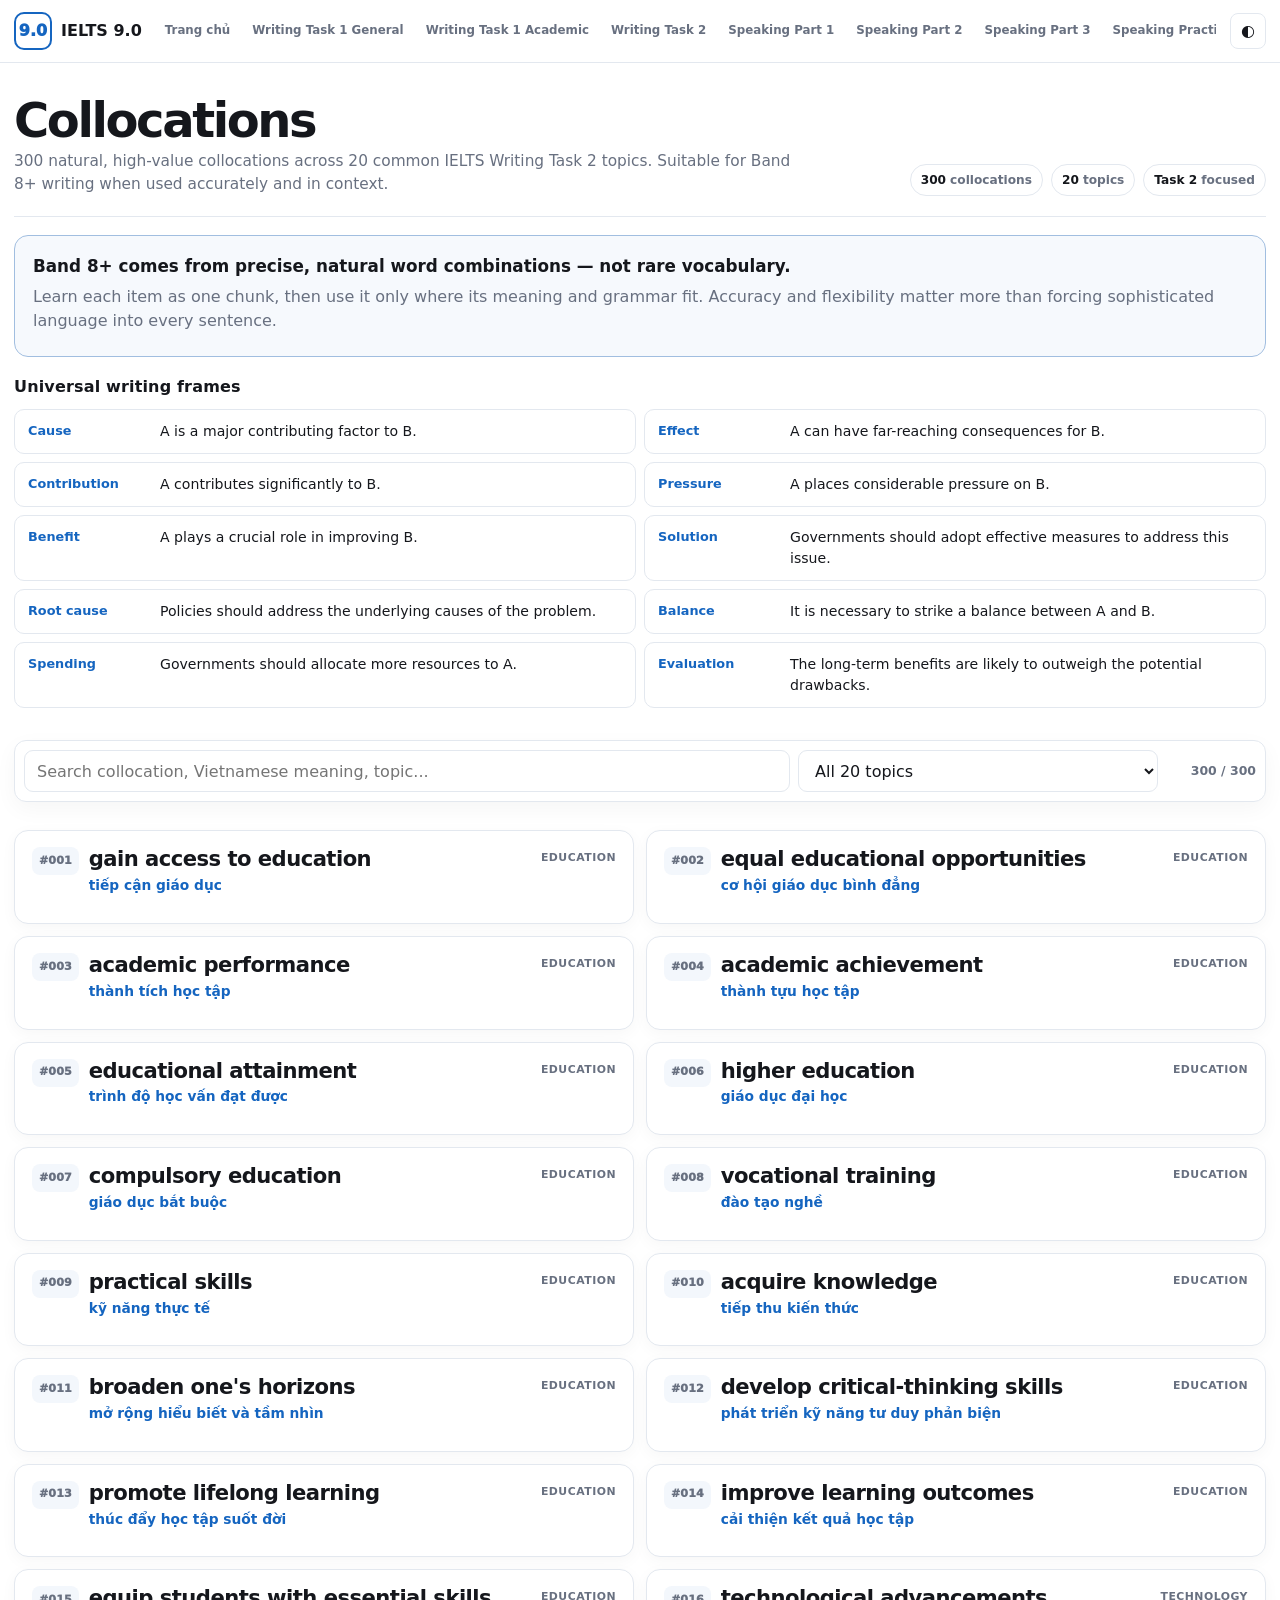
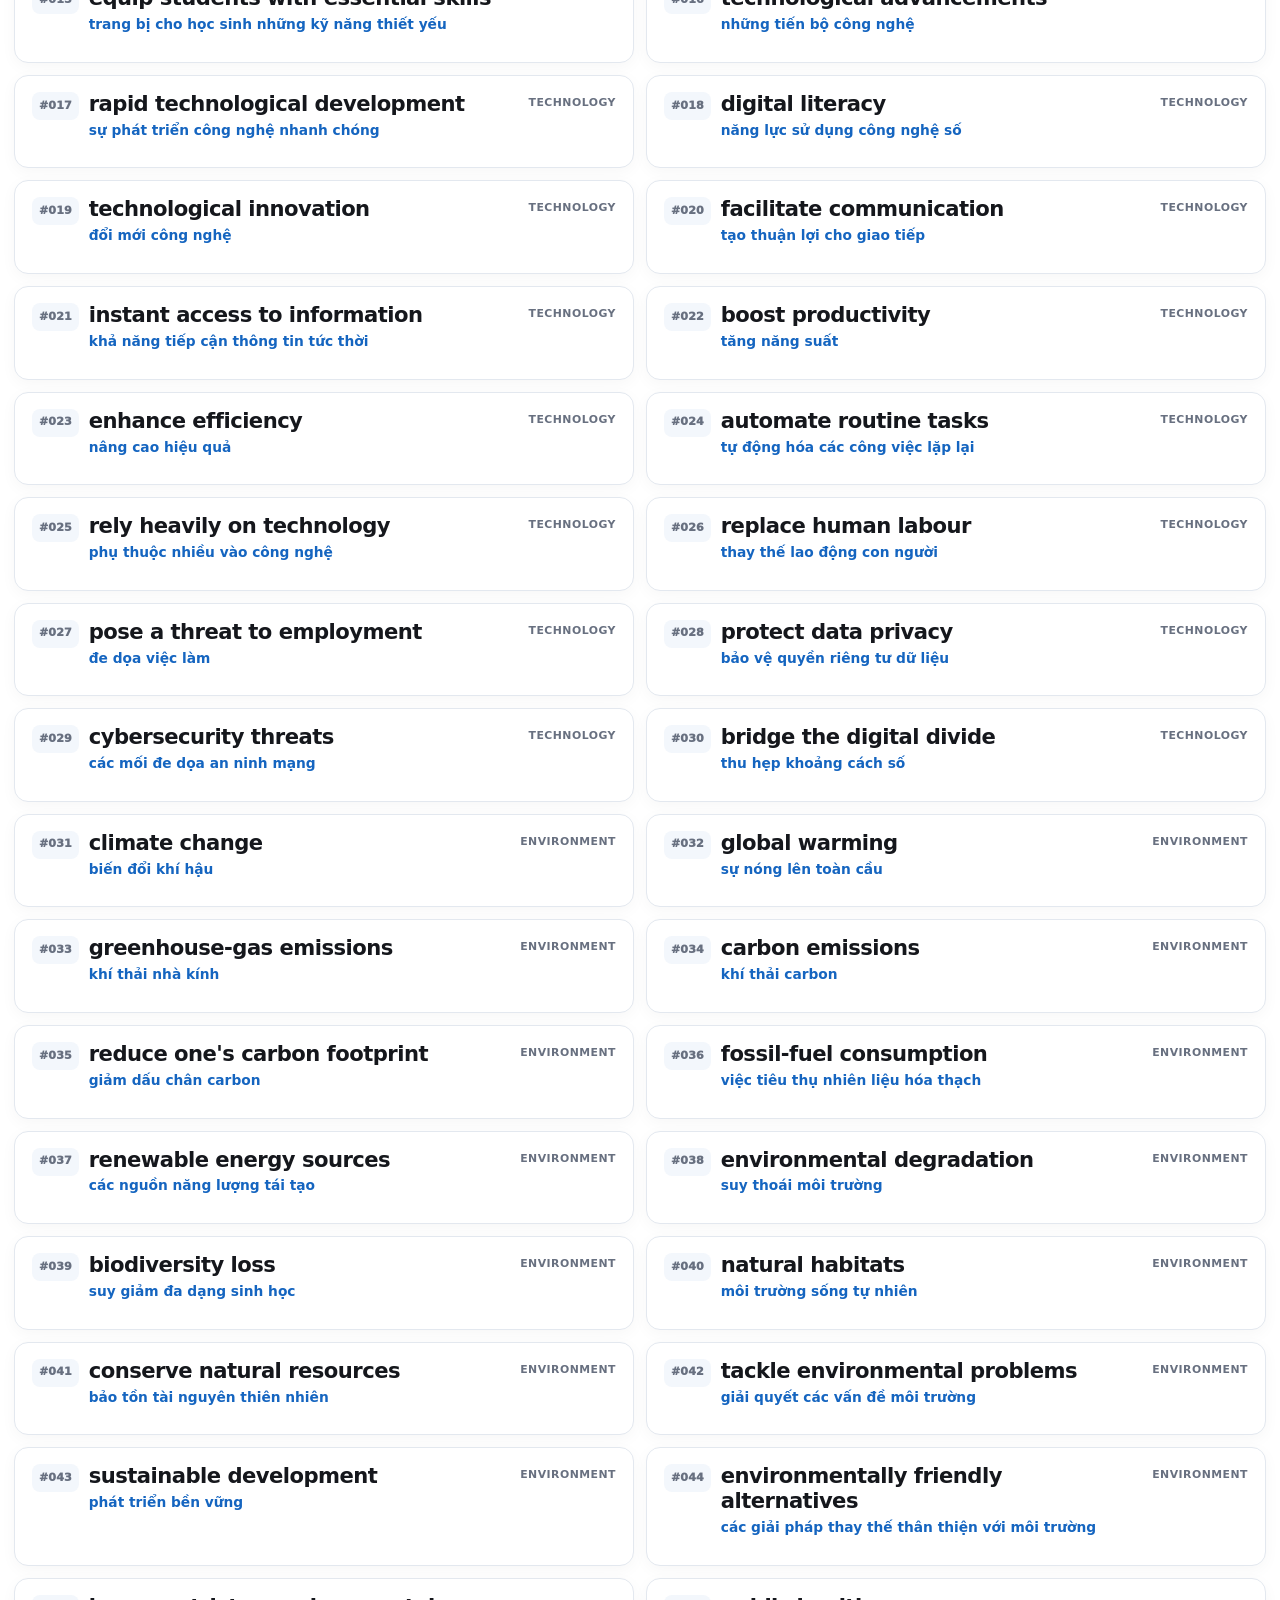
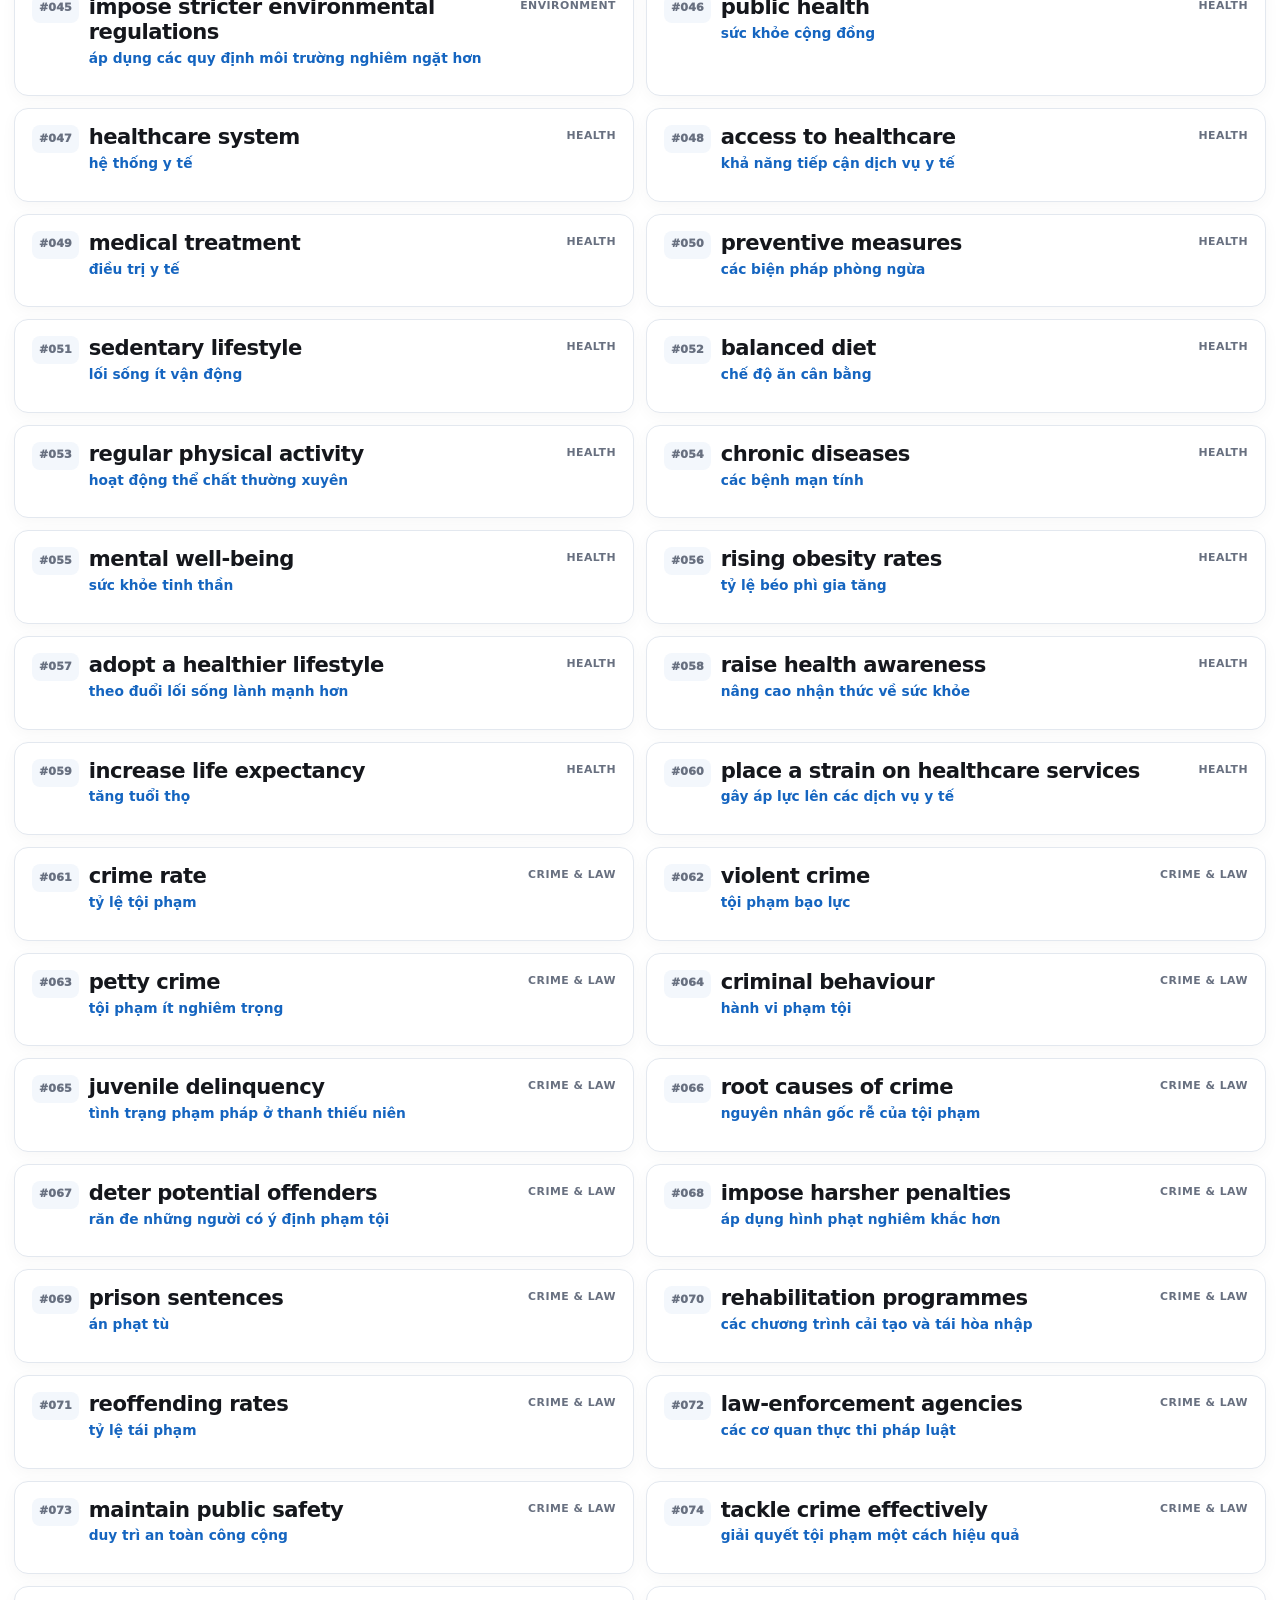
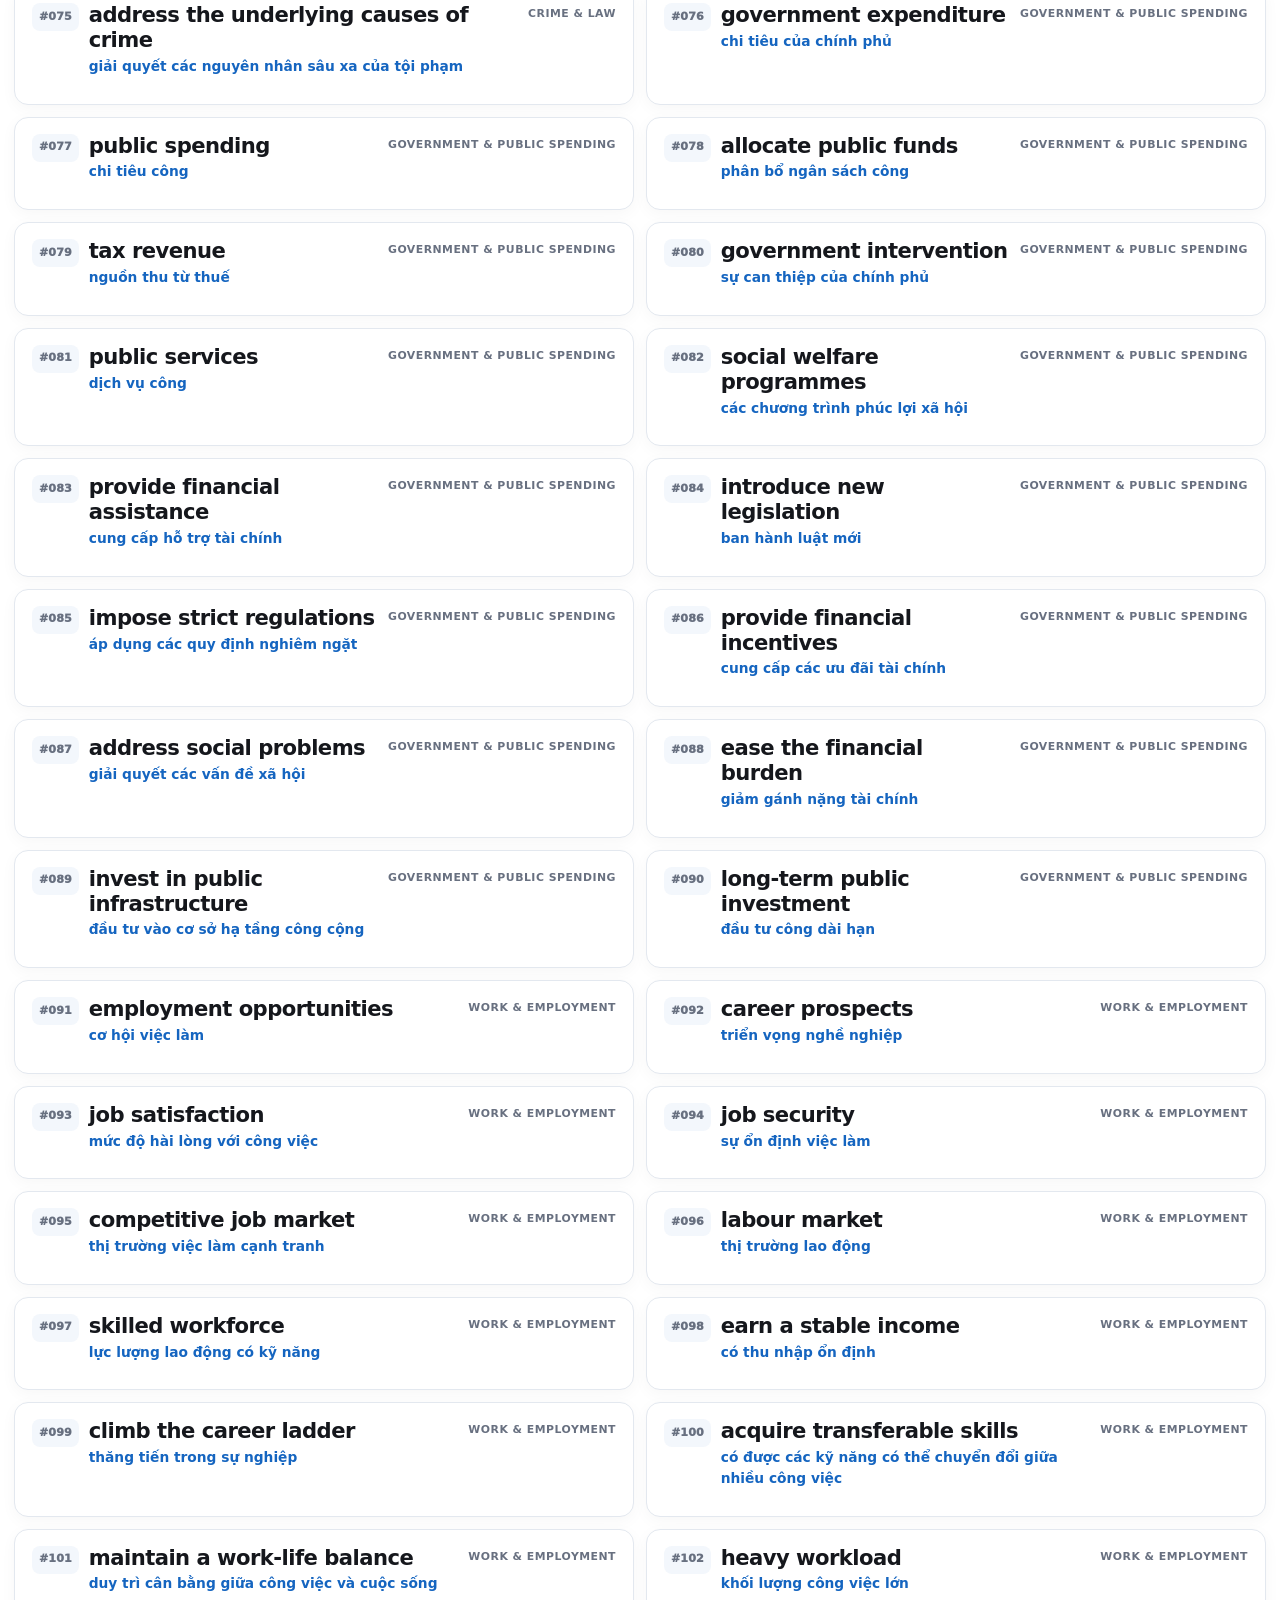
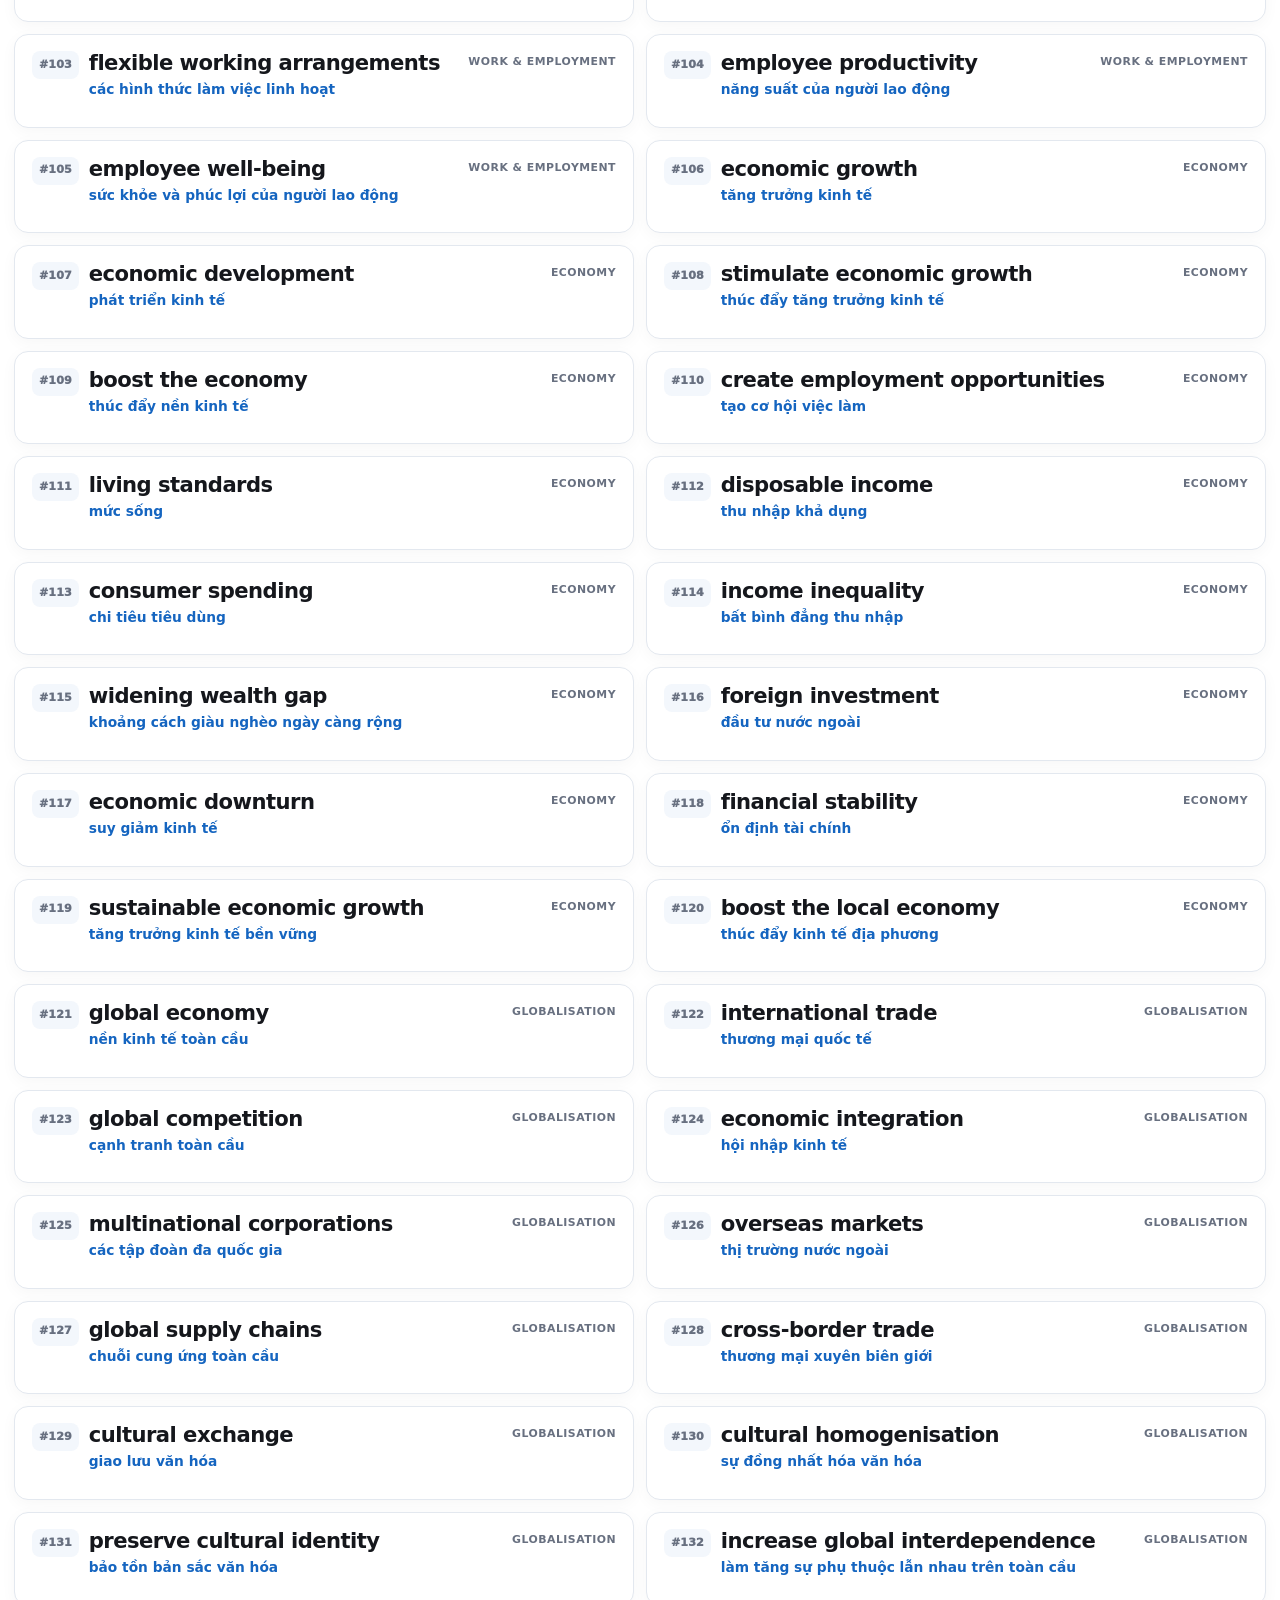
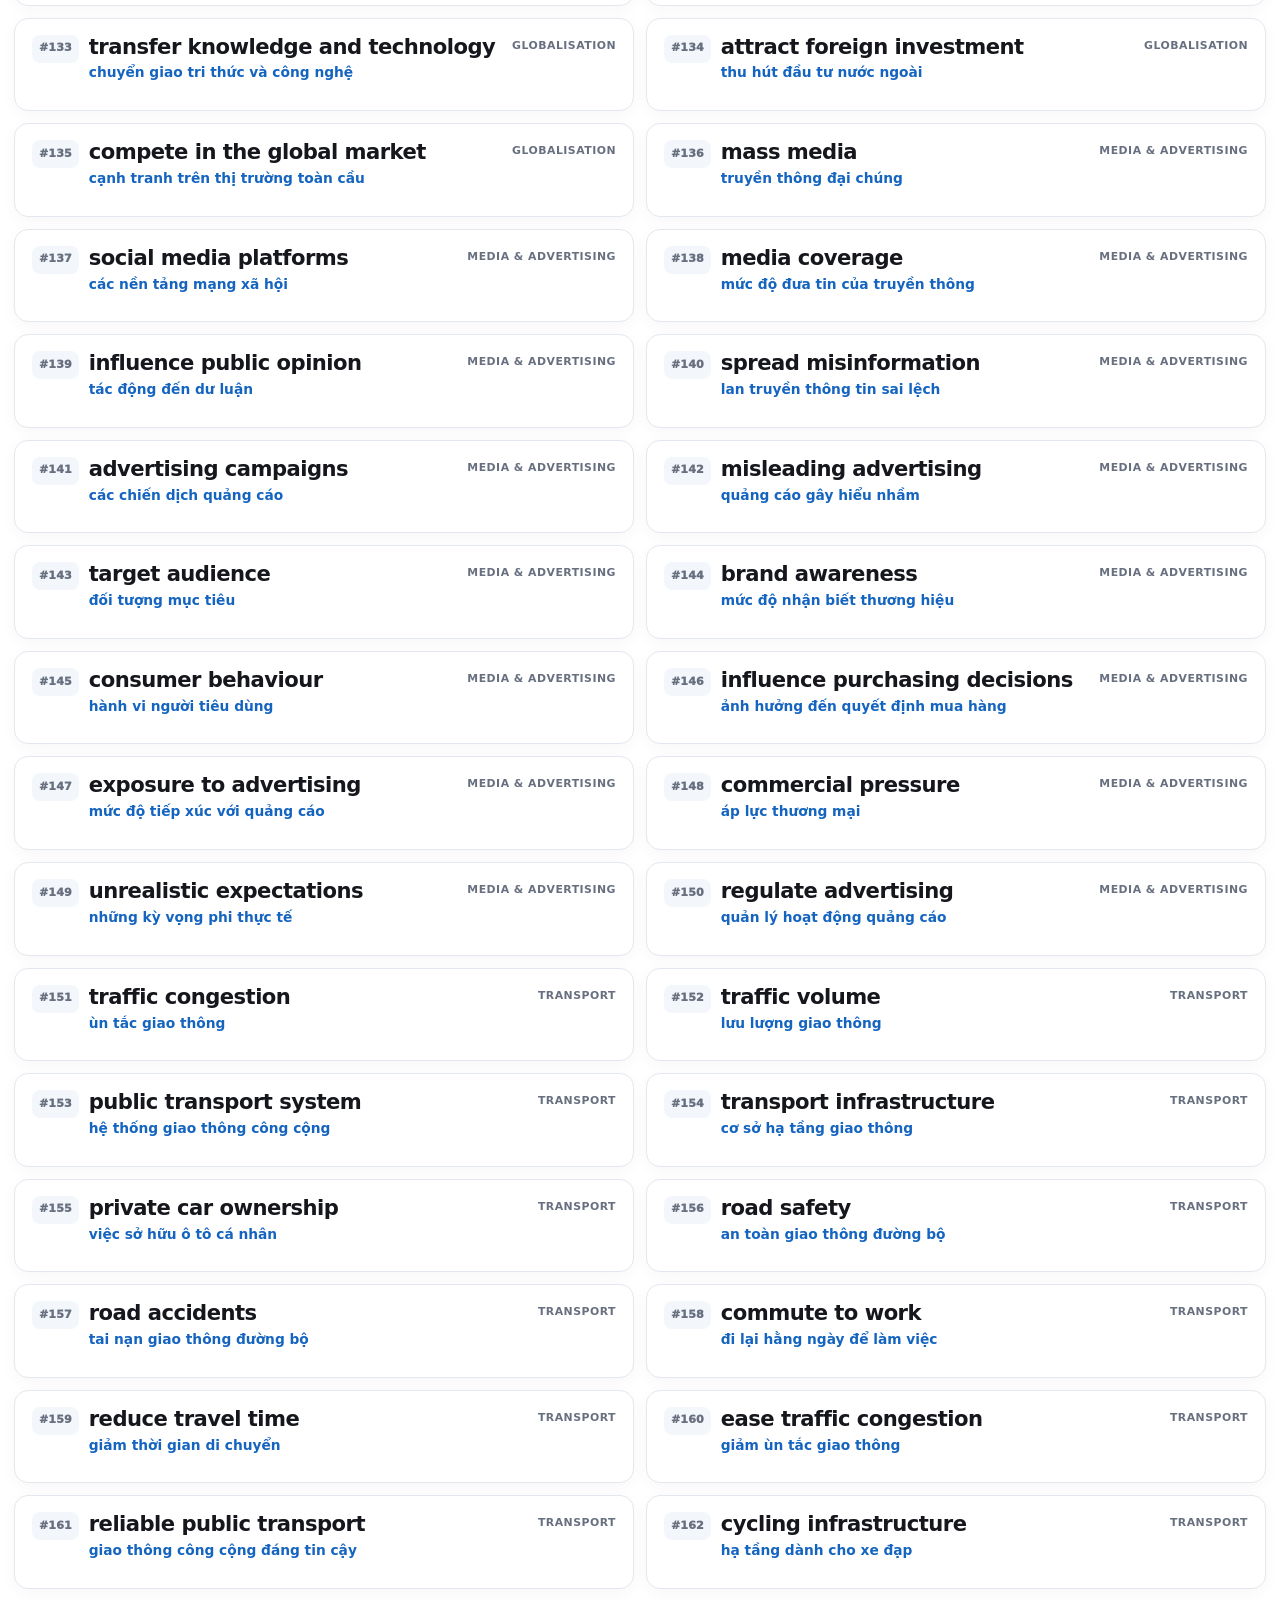
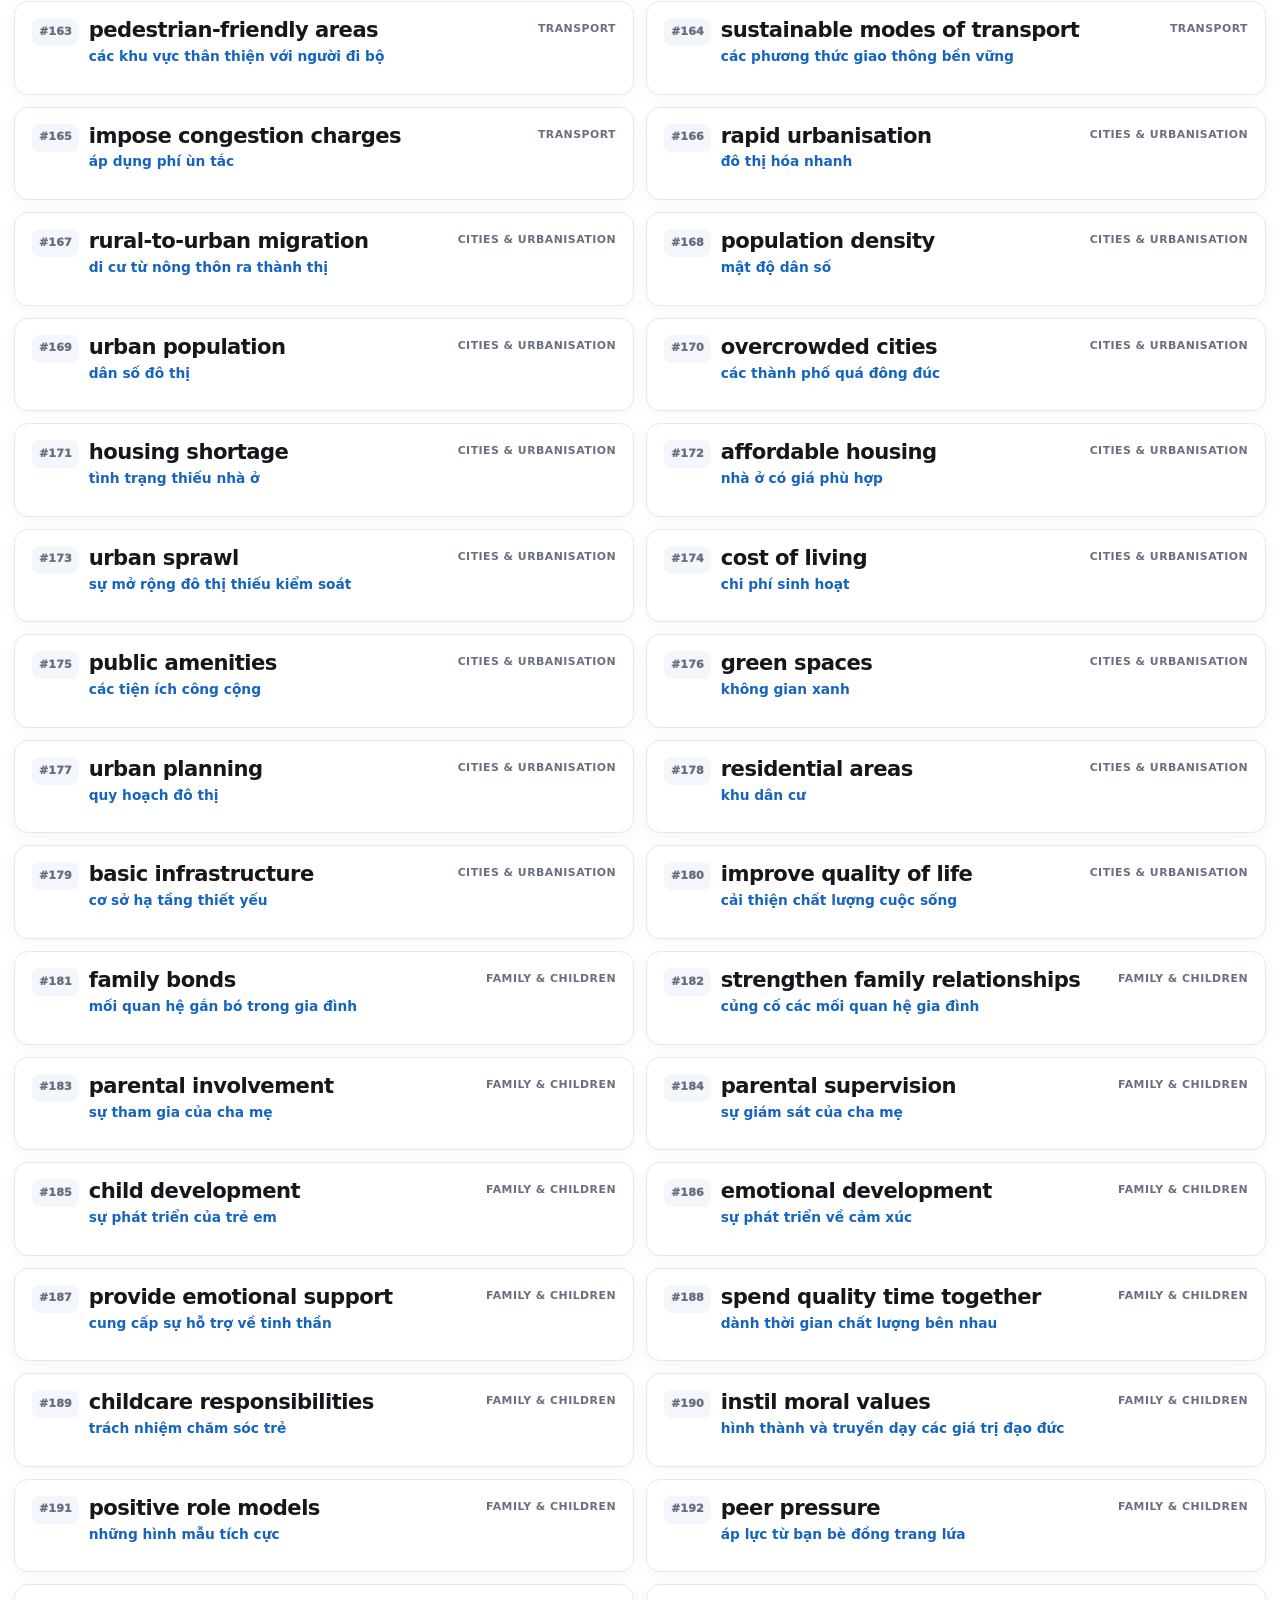
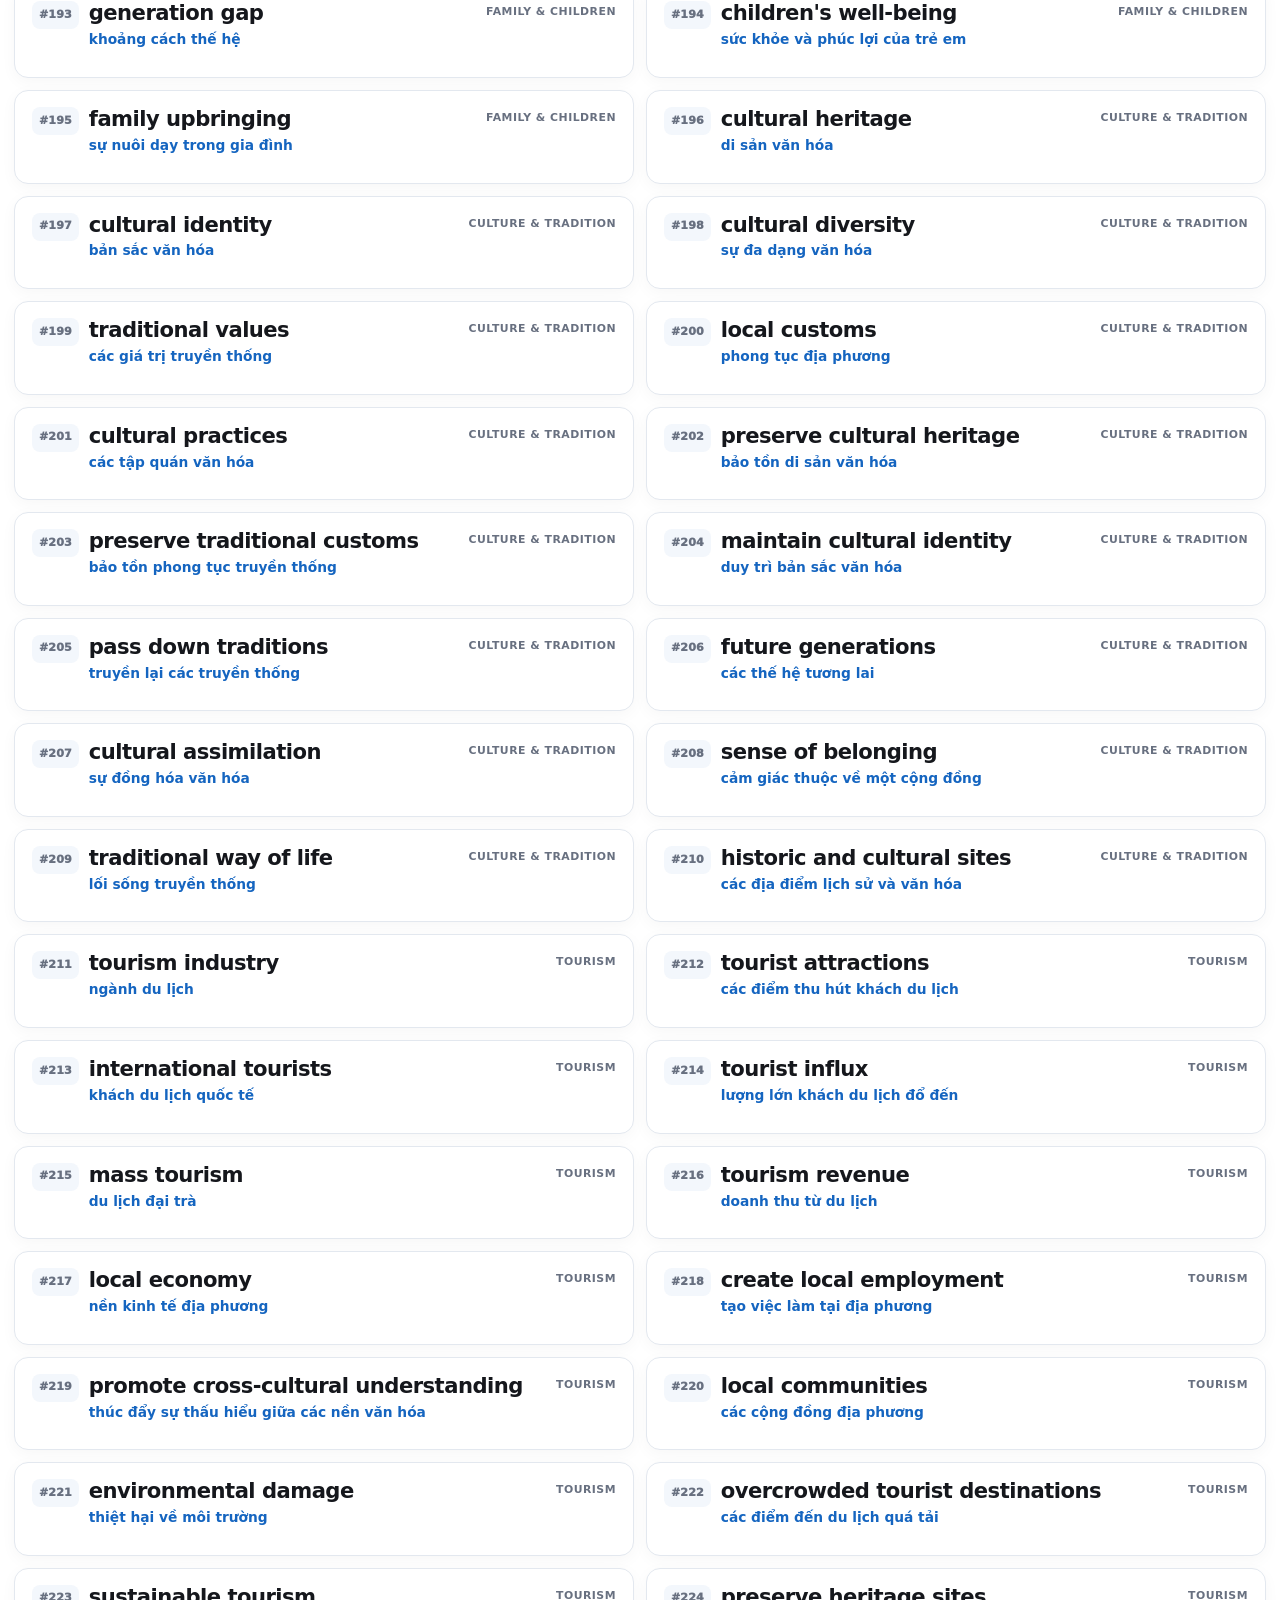
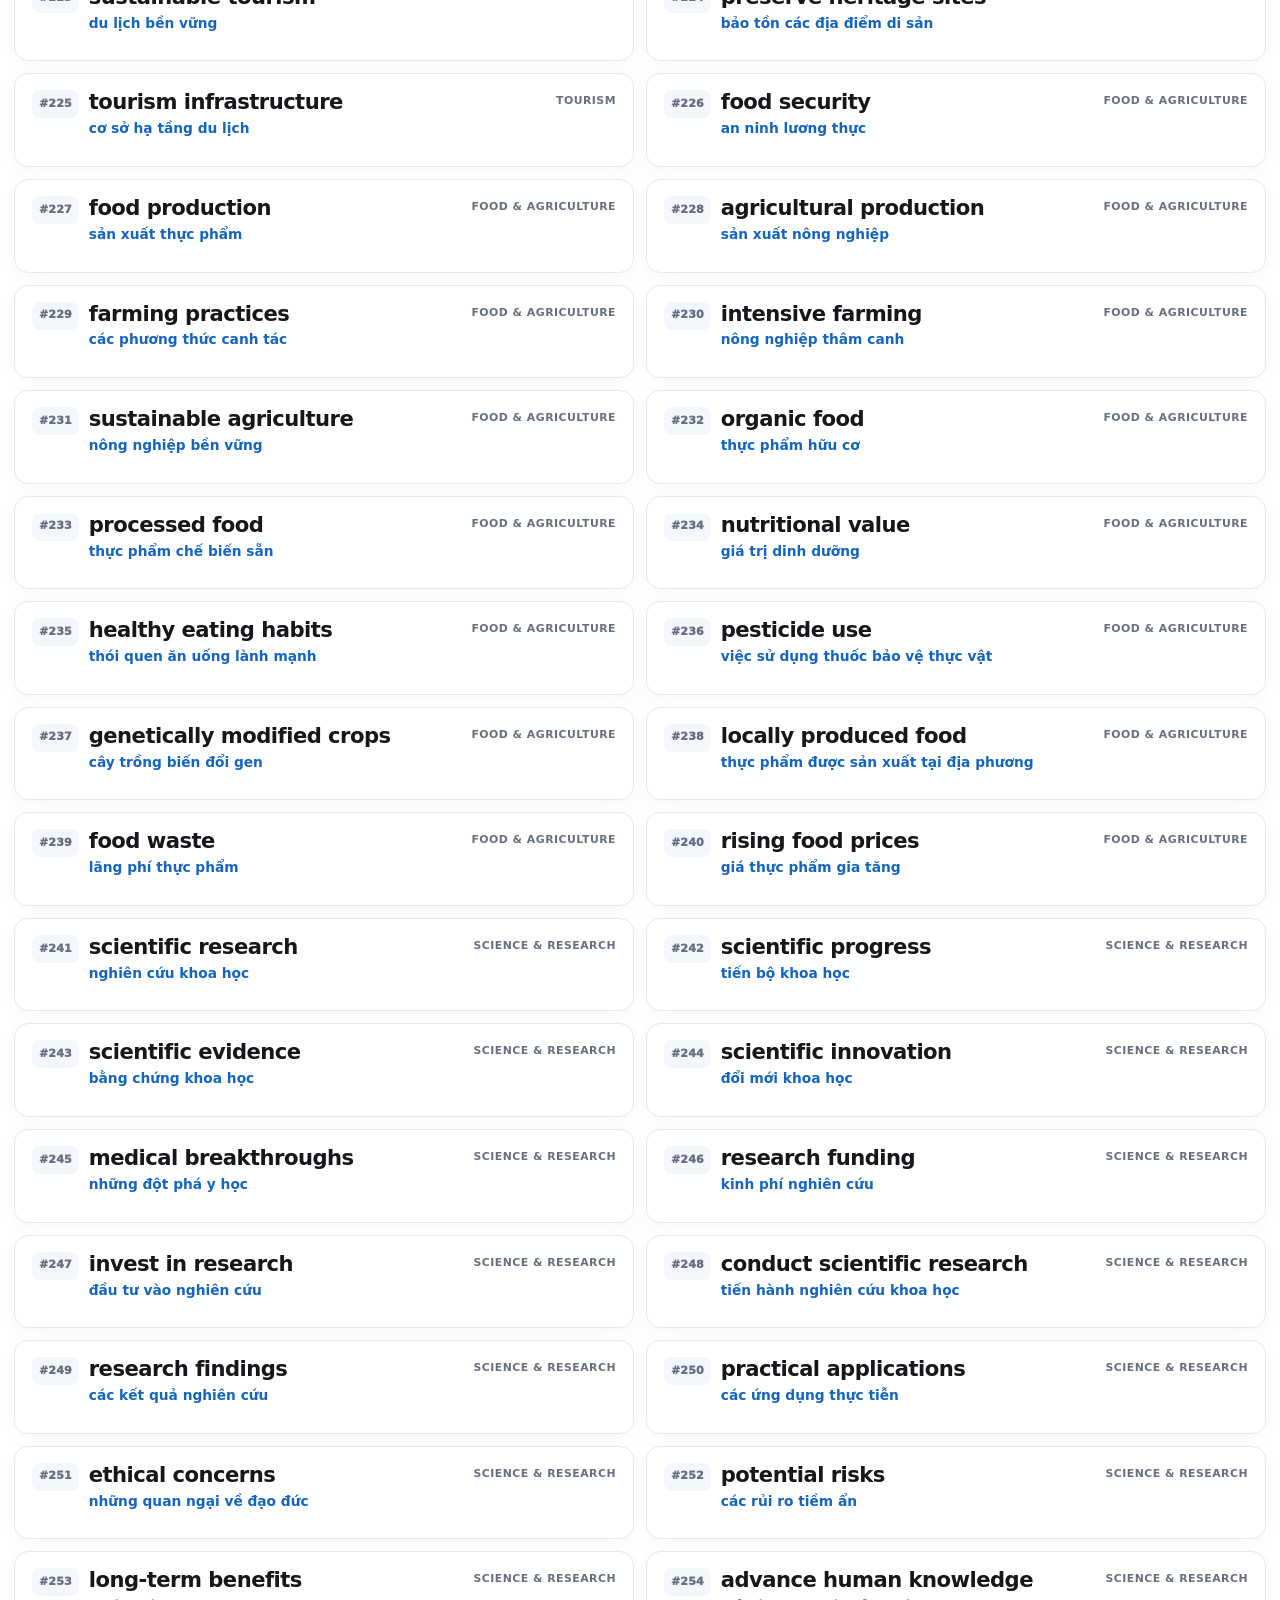
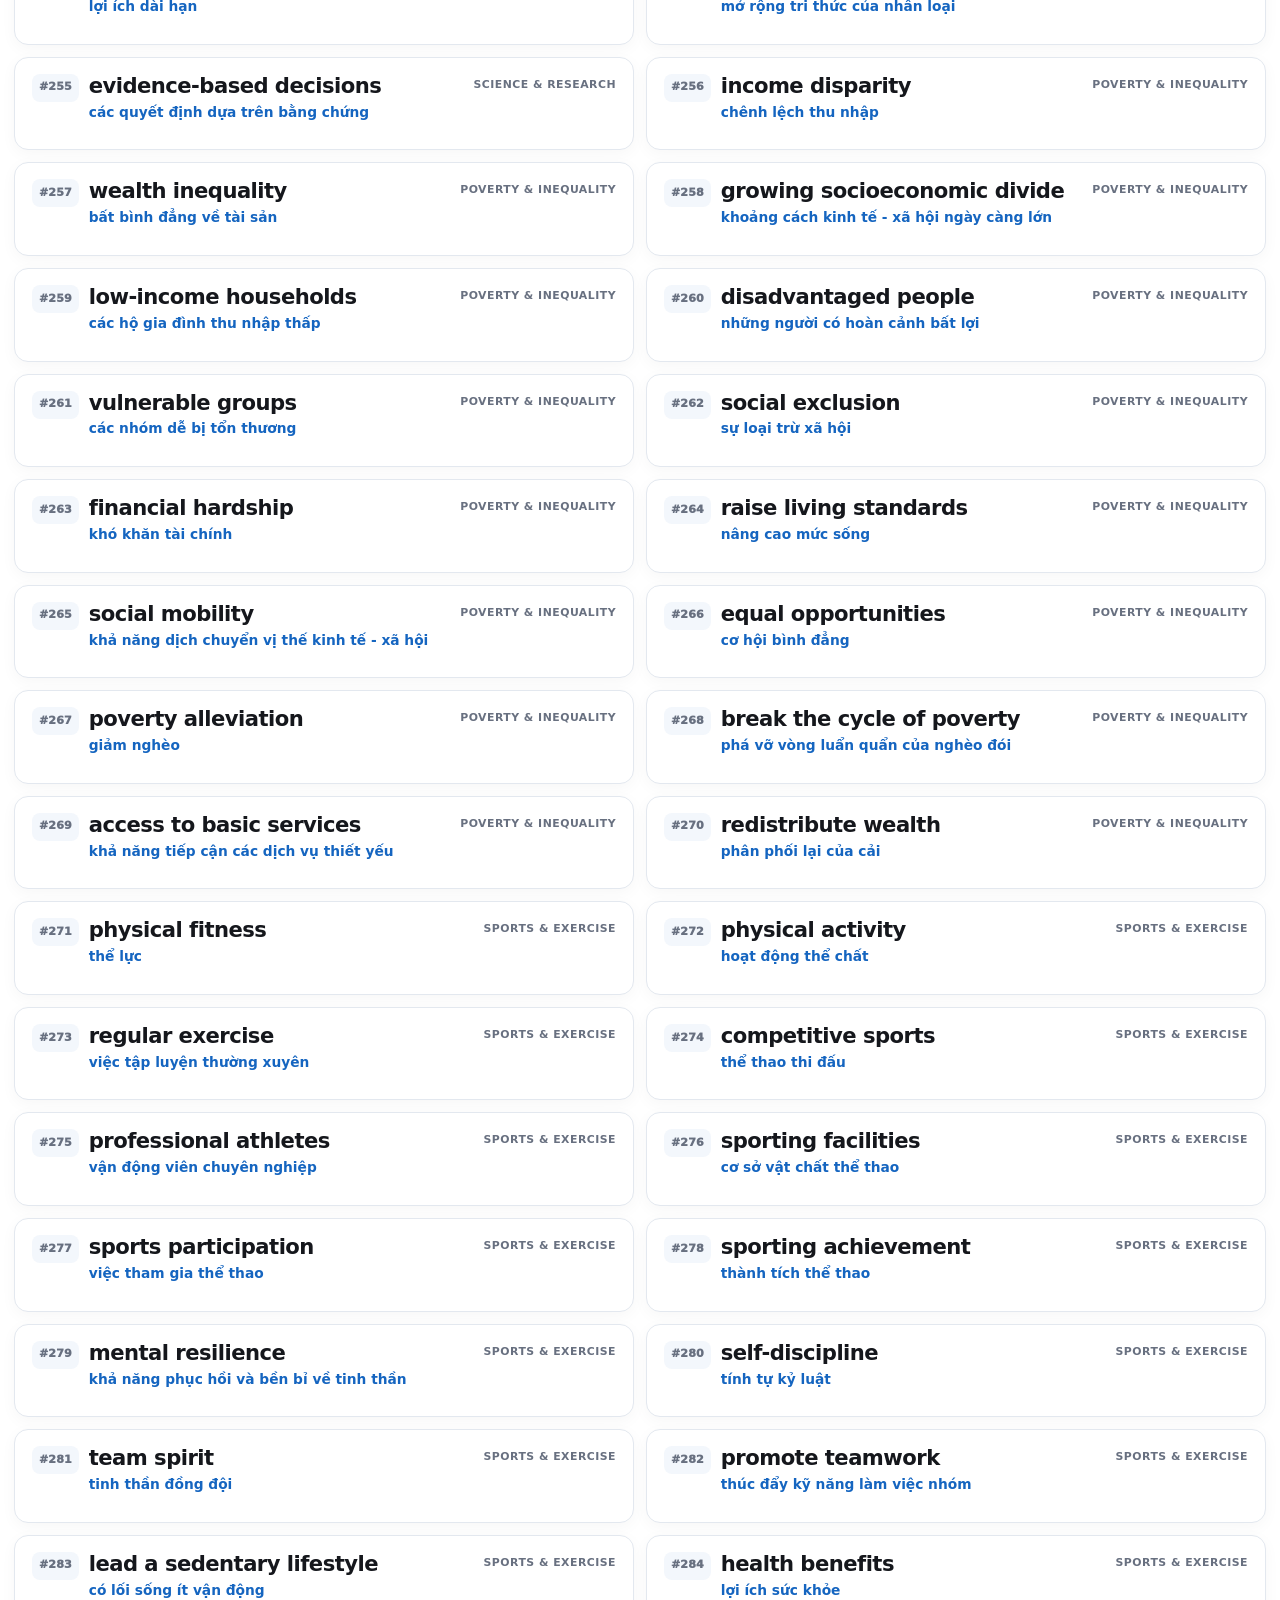
<file: collocations.html>
<!doctype html><html lang="vi"><head><meta charset="utf-8"><meta name="viewport" content="width=device-width,initial-scale=1"><meta name="robots" content="noindex,nofollow,noarchive,nosnippet"><meta http-equiv="refresh" content="0; url=index.html?v=86#collocations"><title>Redirect</title><script>location.replace("index.html?v=86#collocations")</script></head><body><a href="index.html?v=86#collocations">Mở IELTS 9.0</a></body></html>
</file>
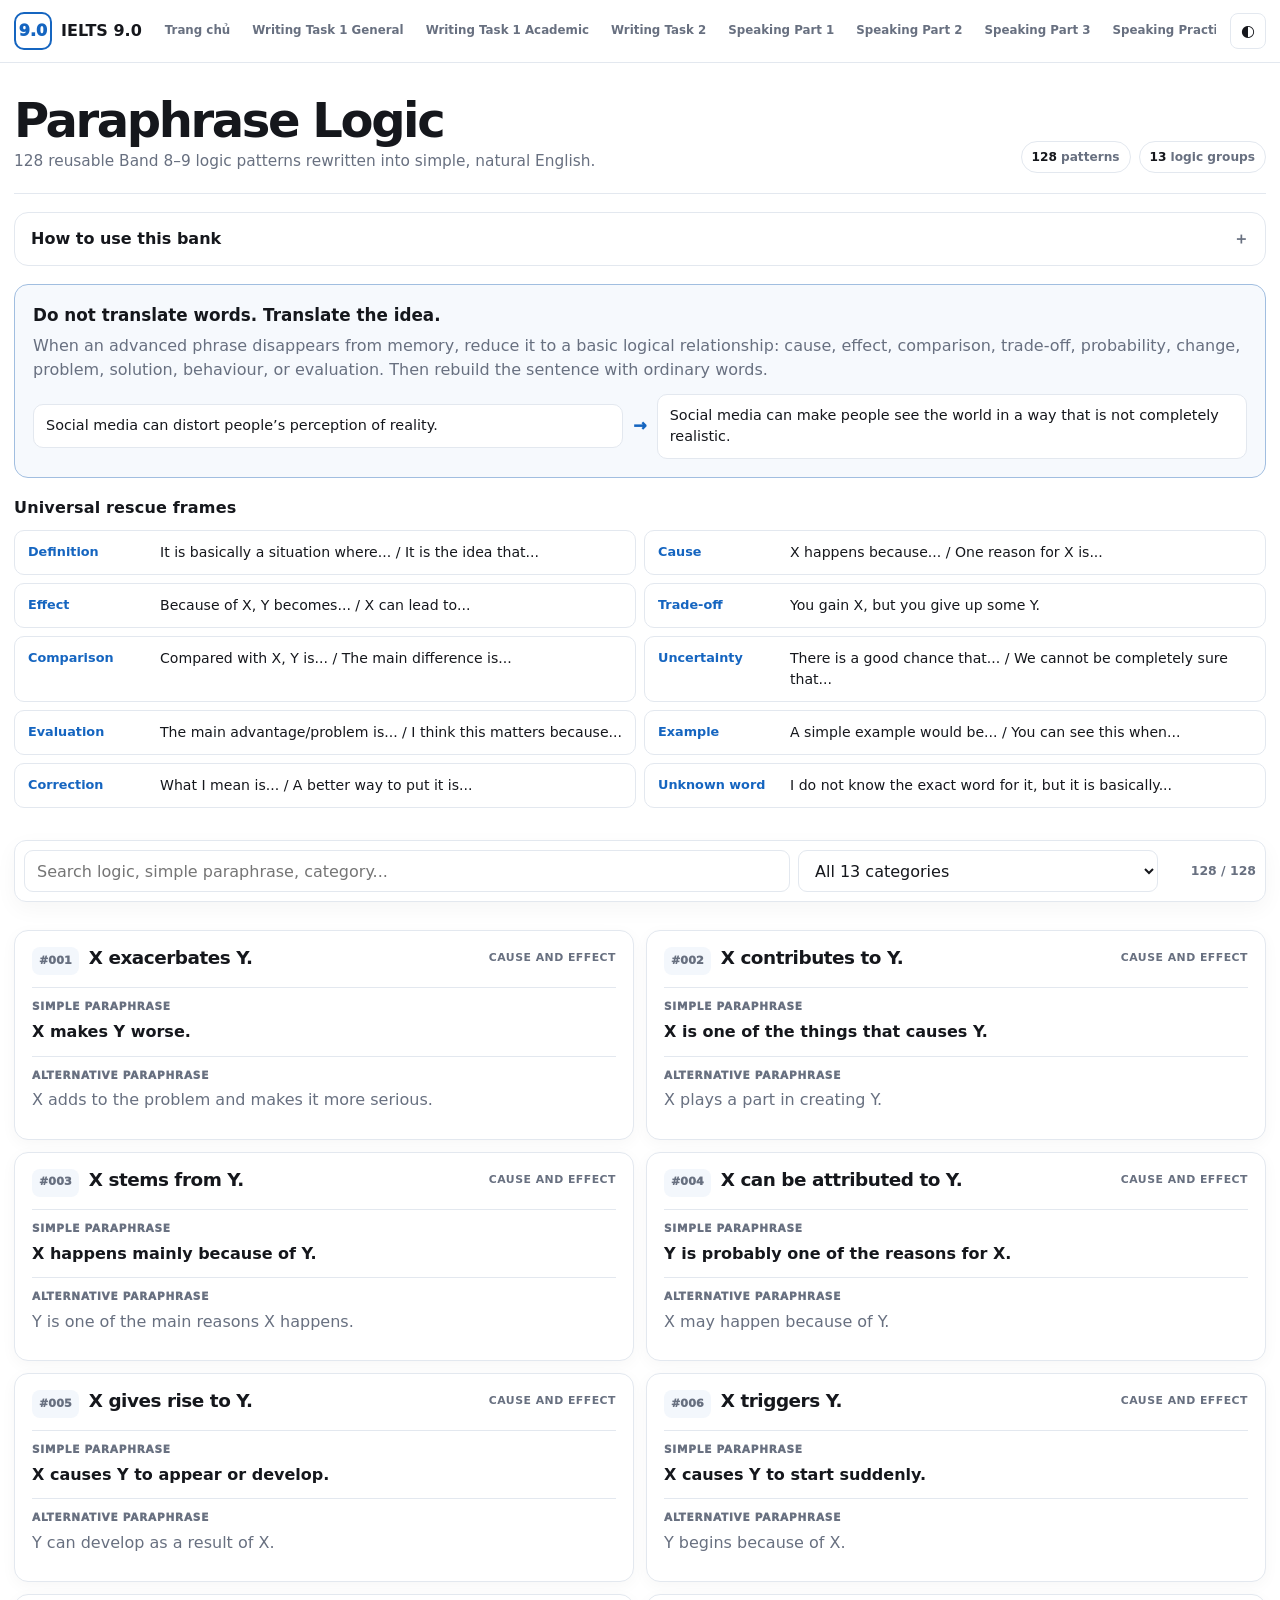
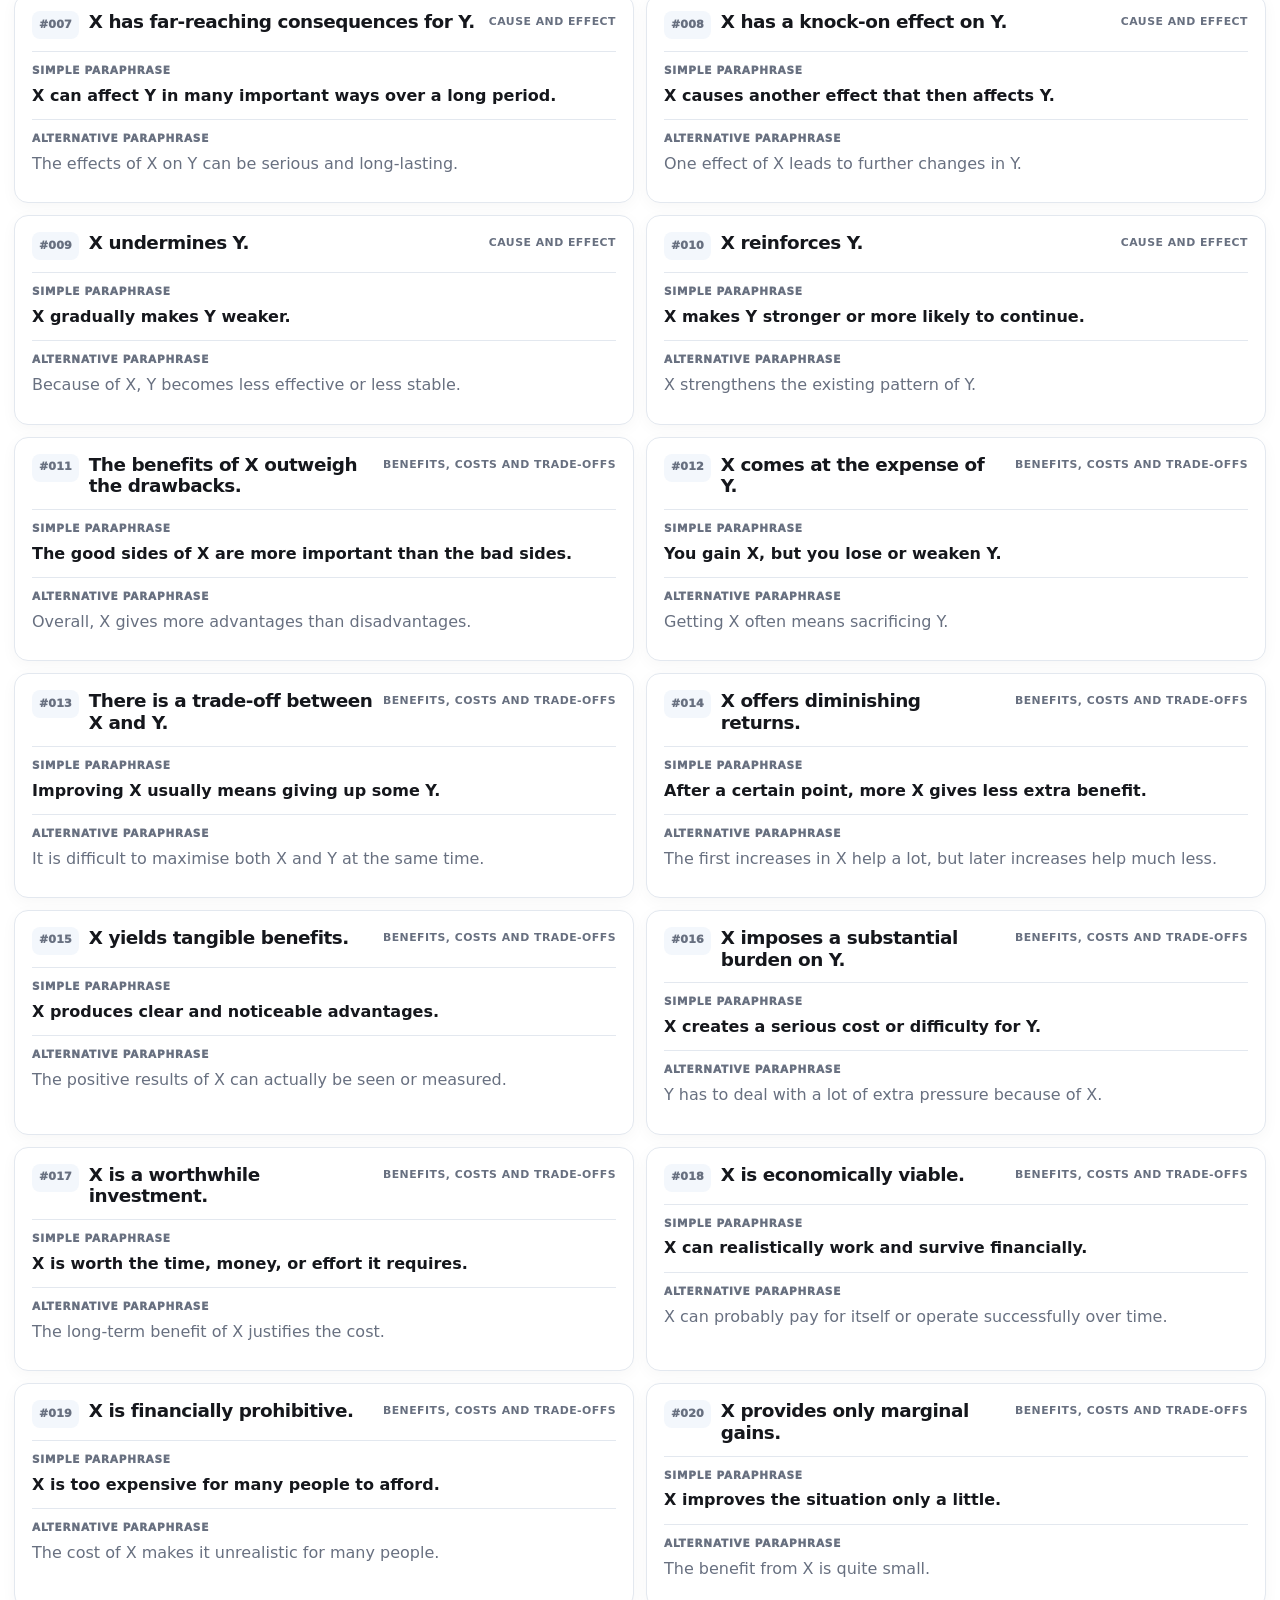
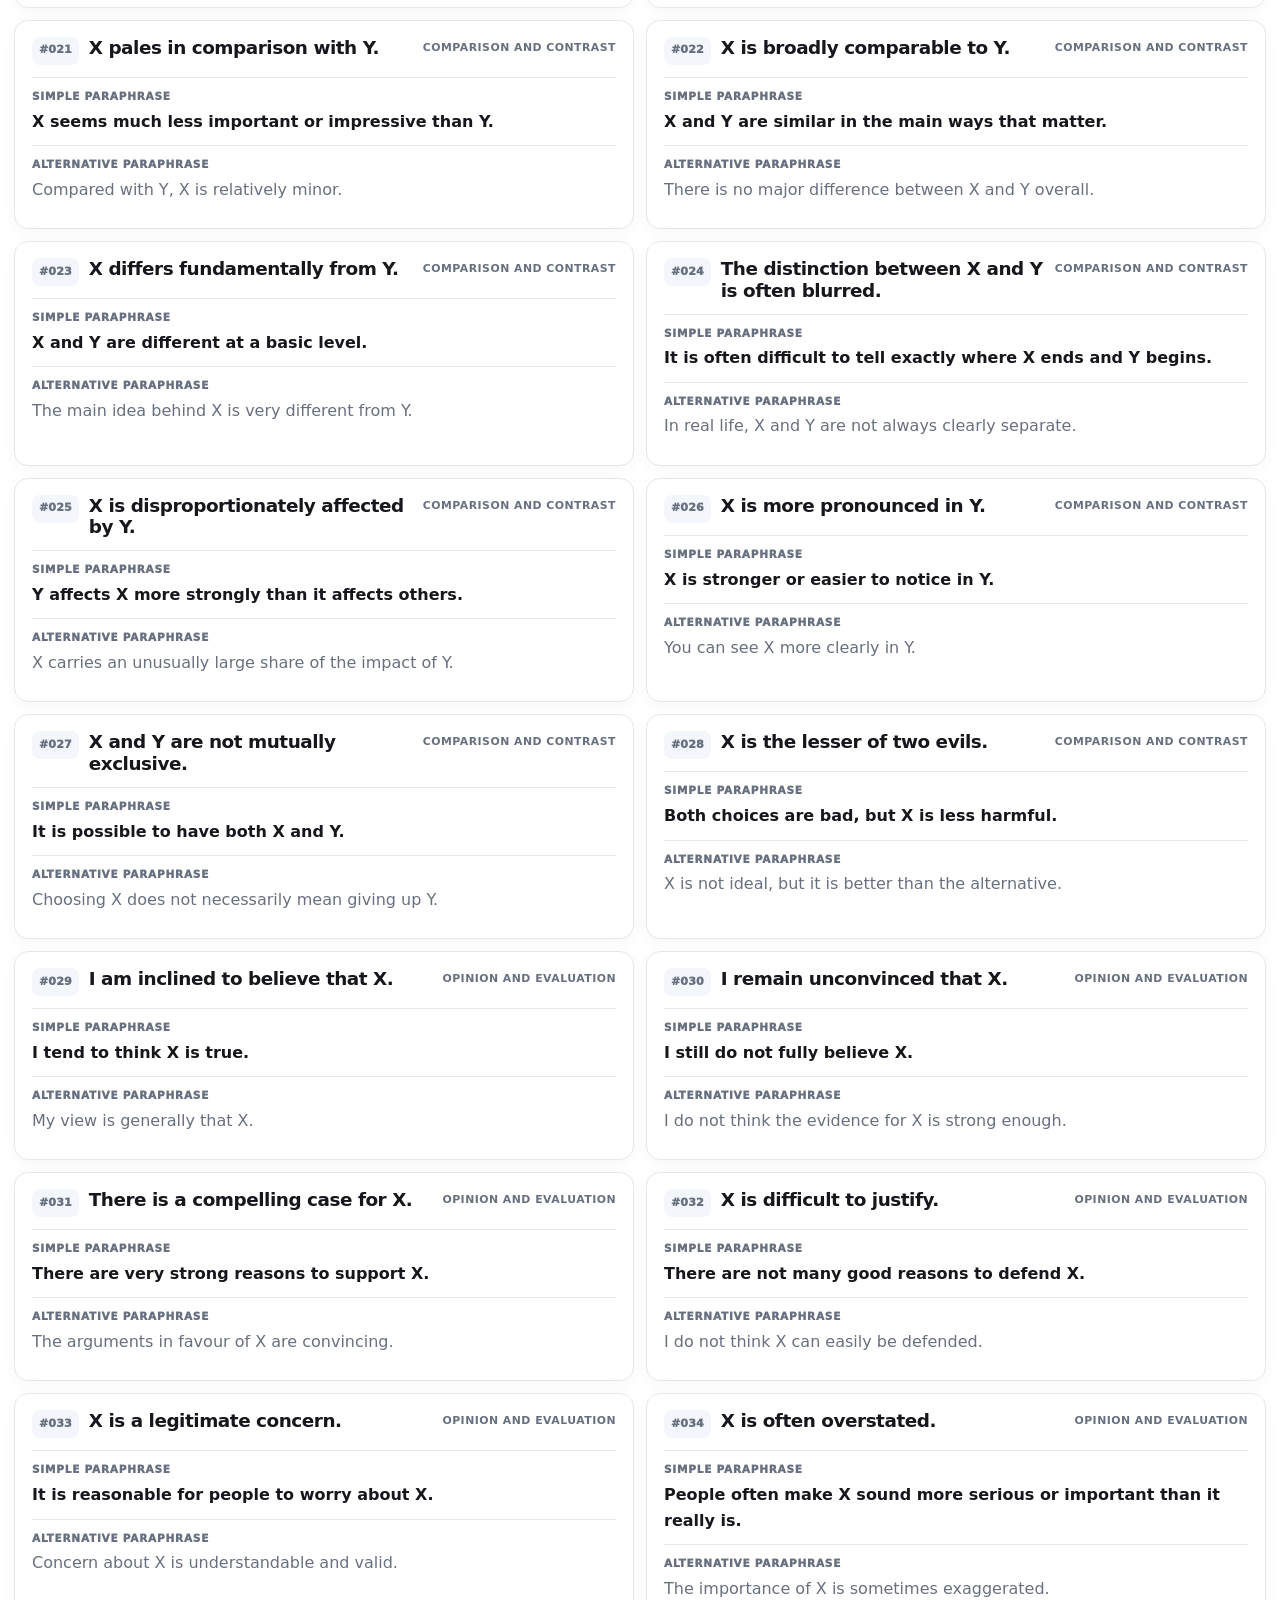
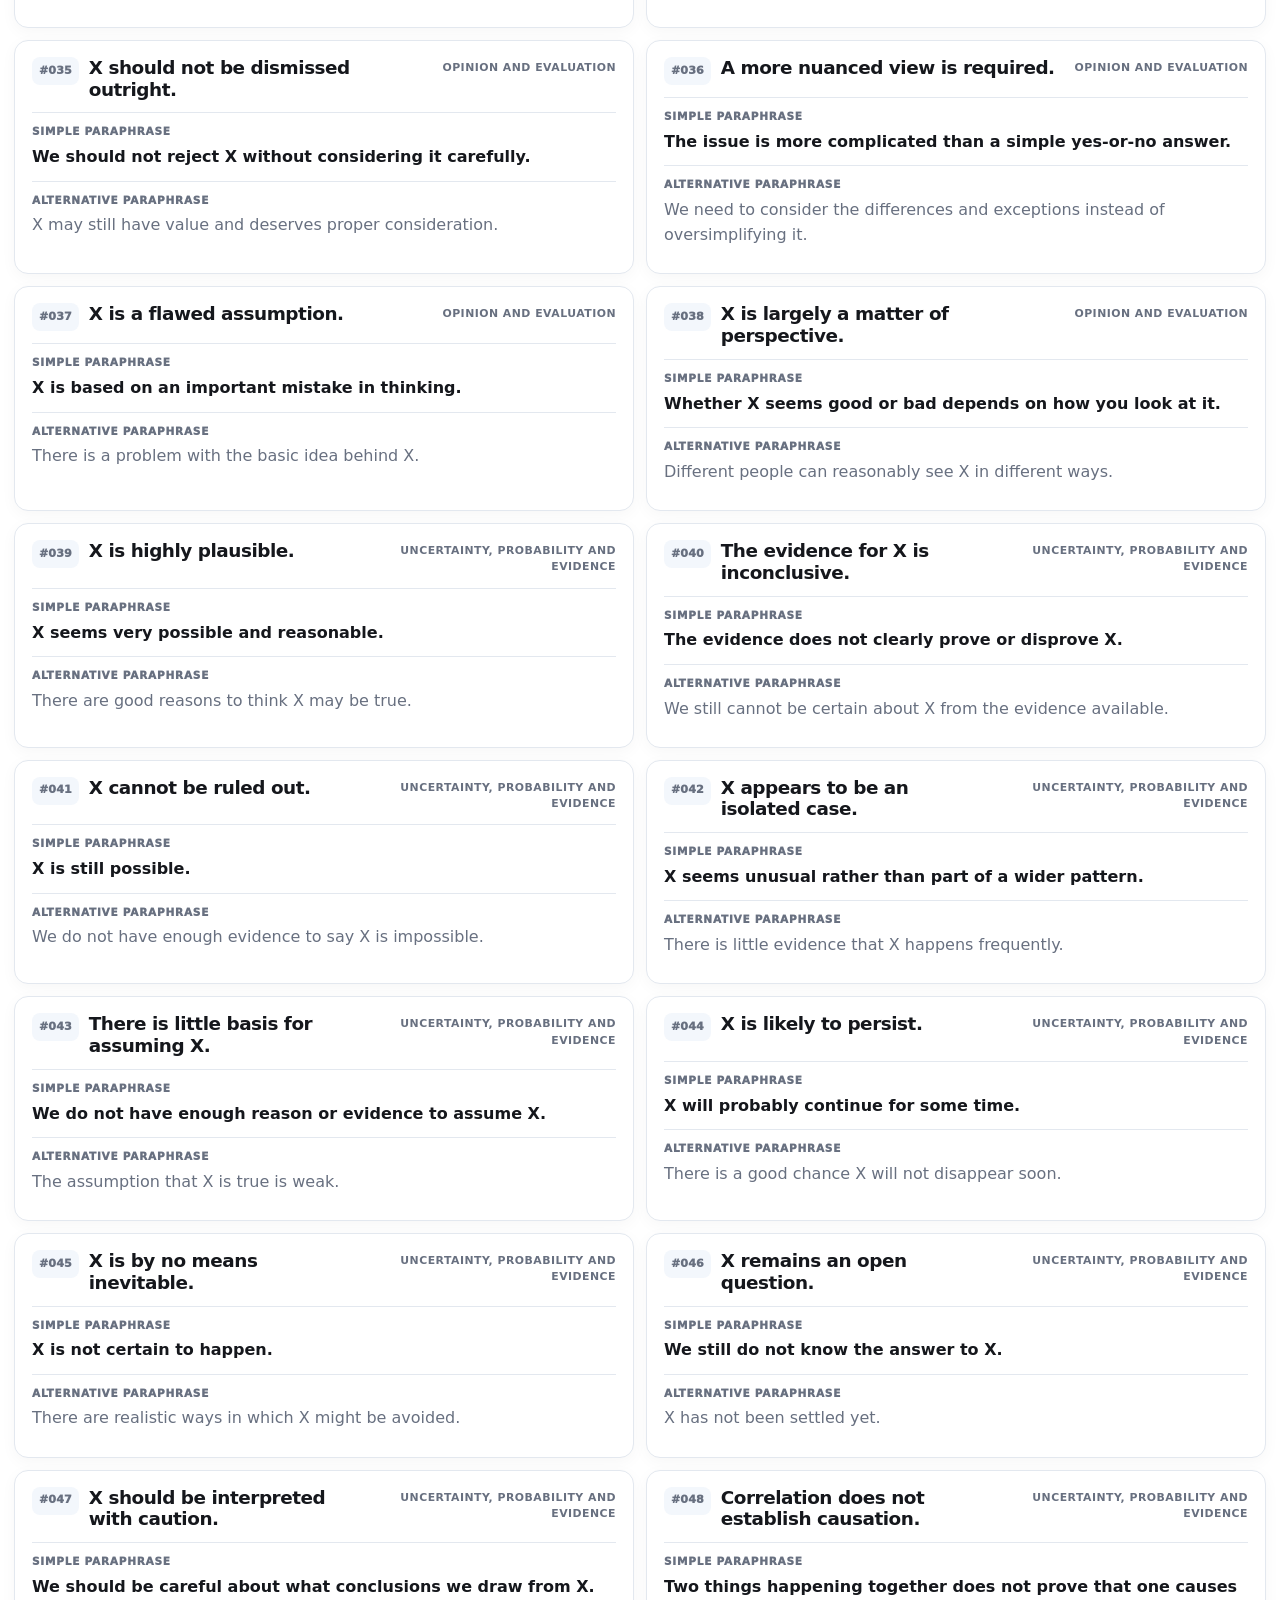
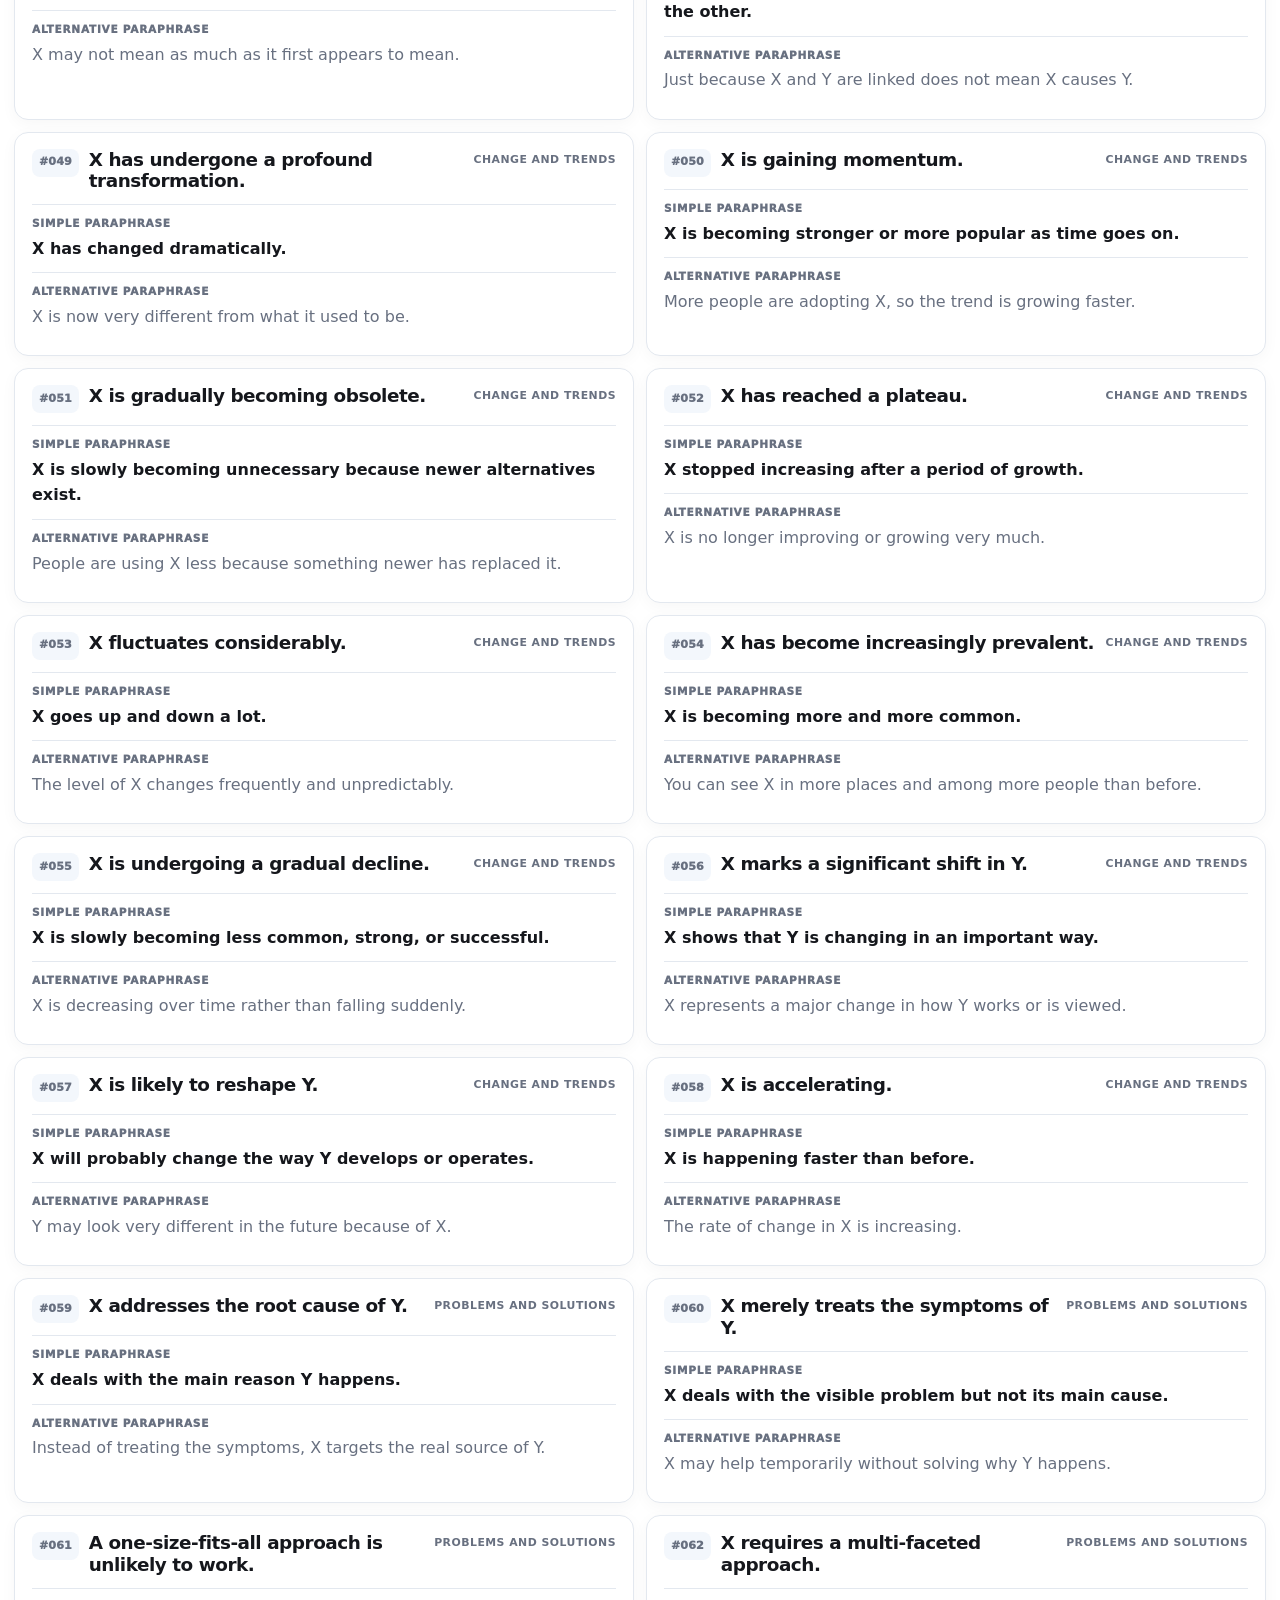
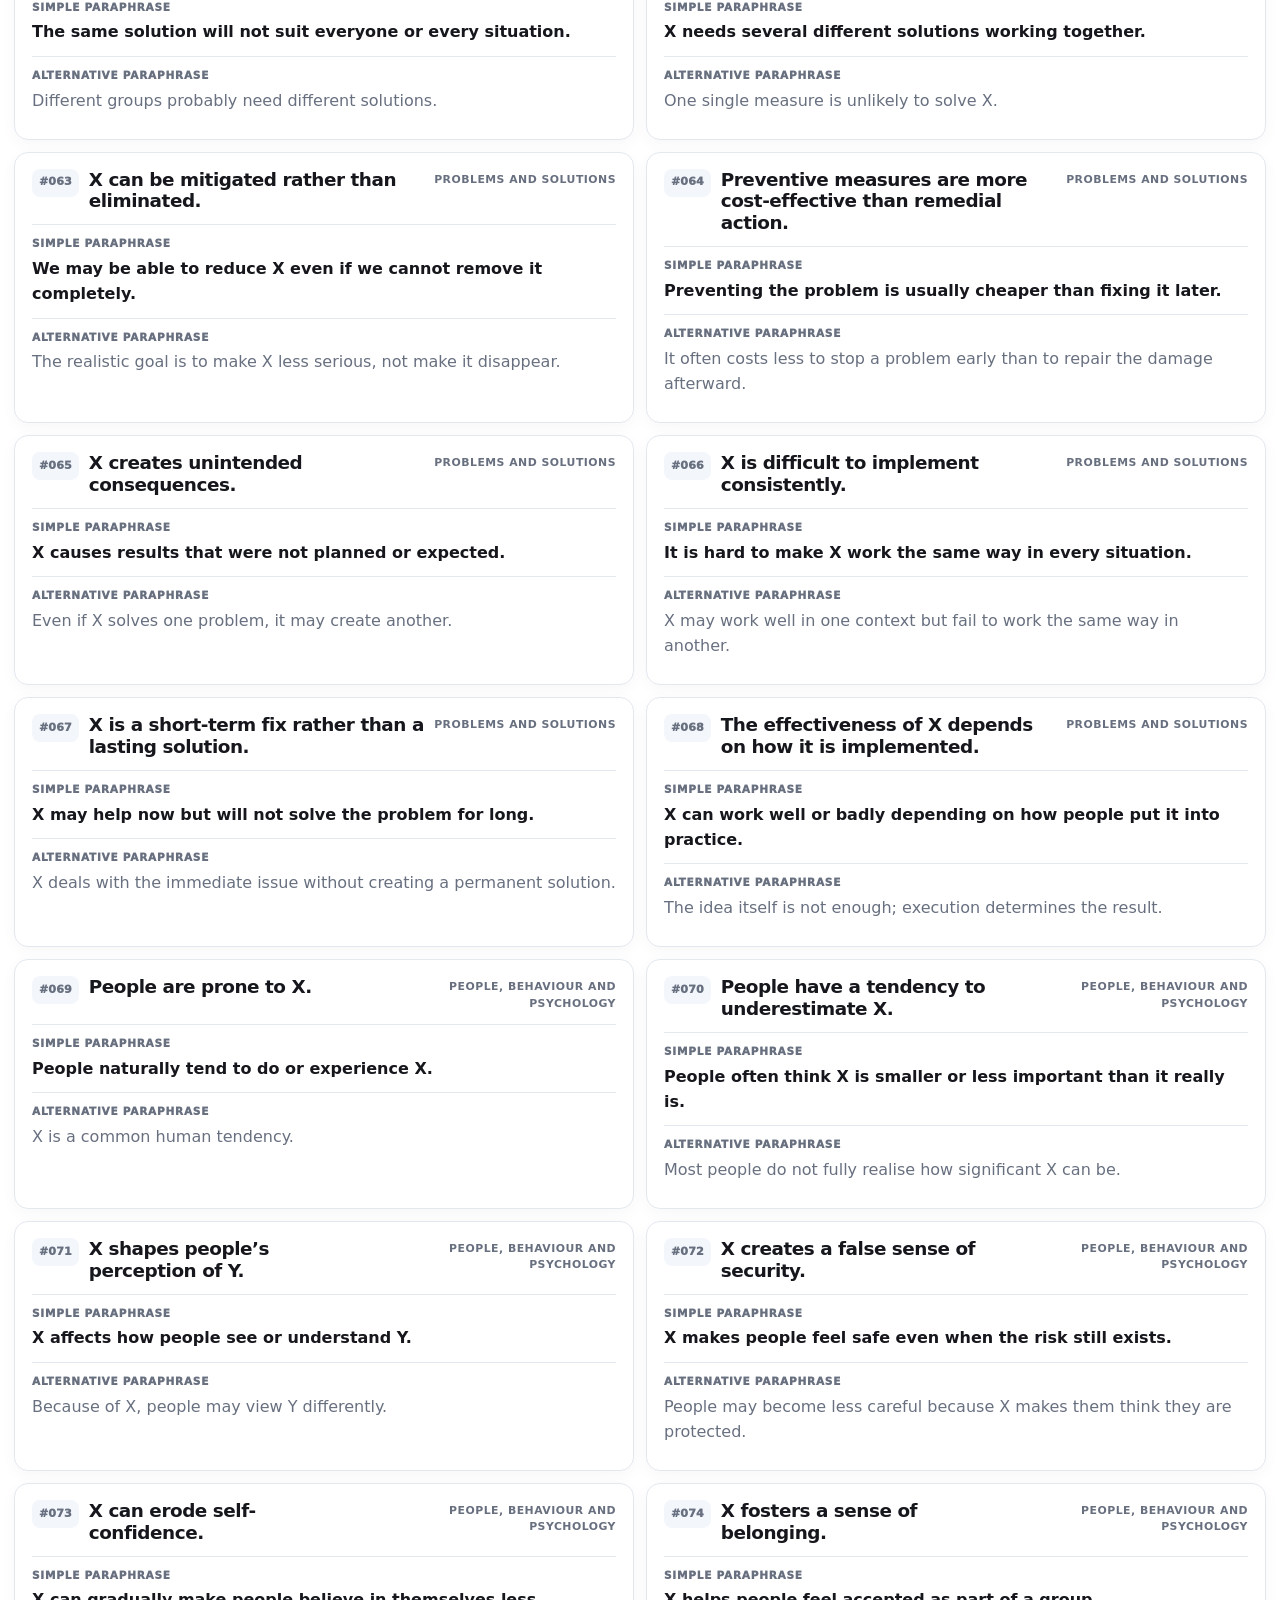
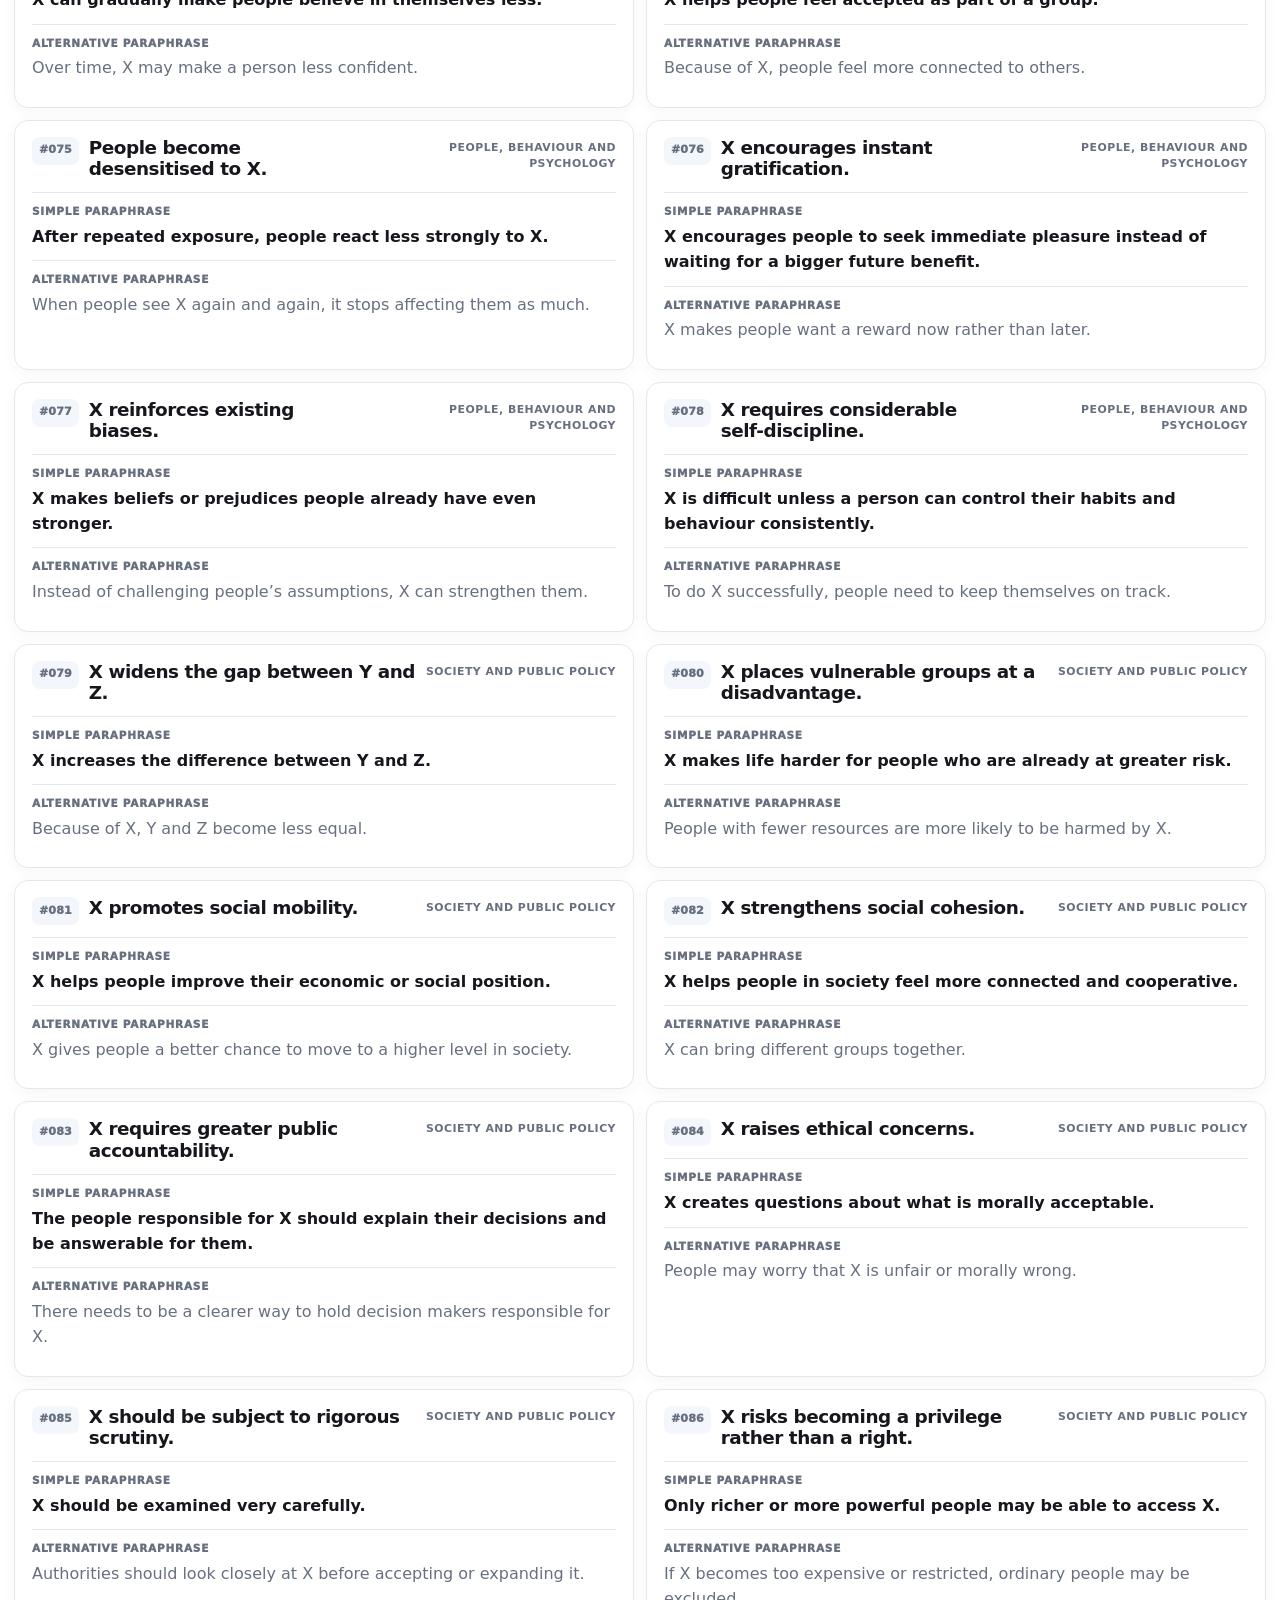
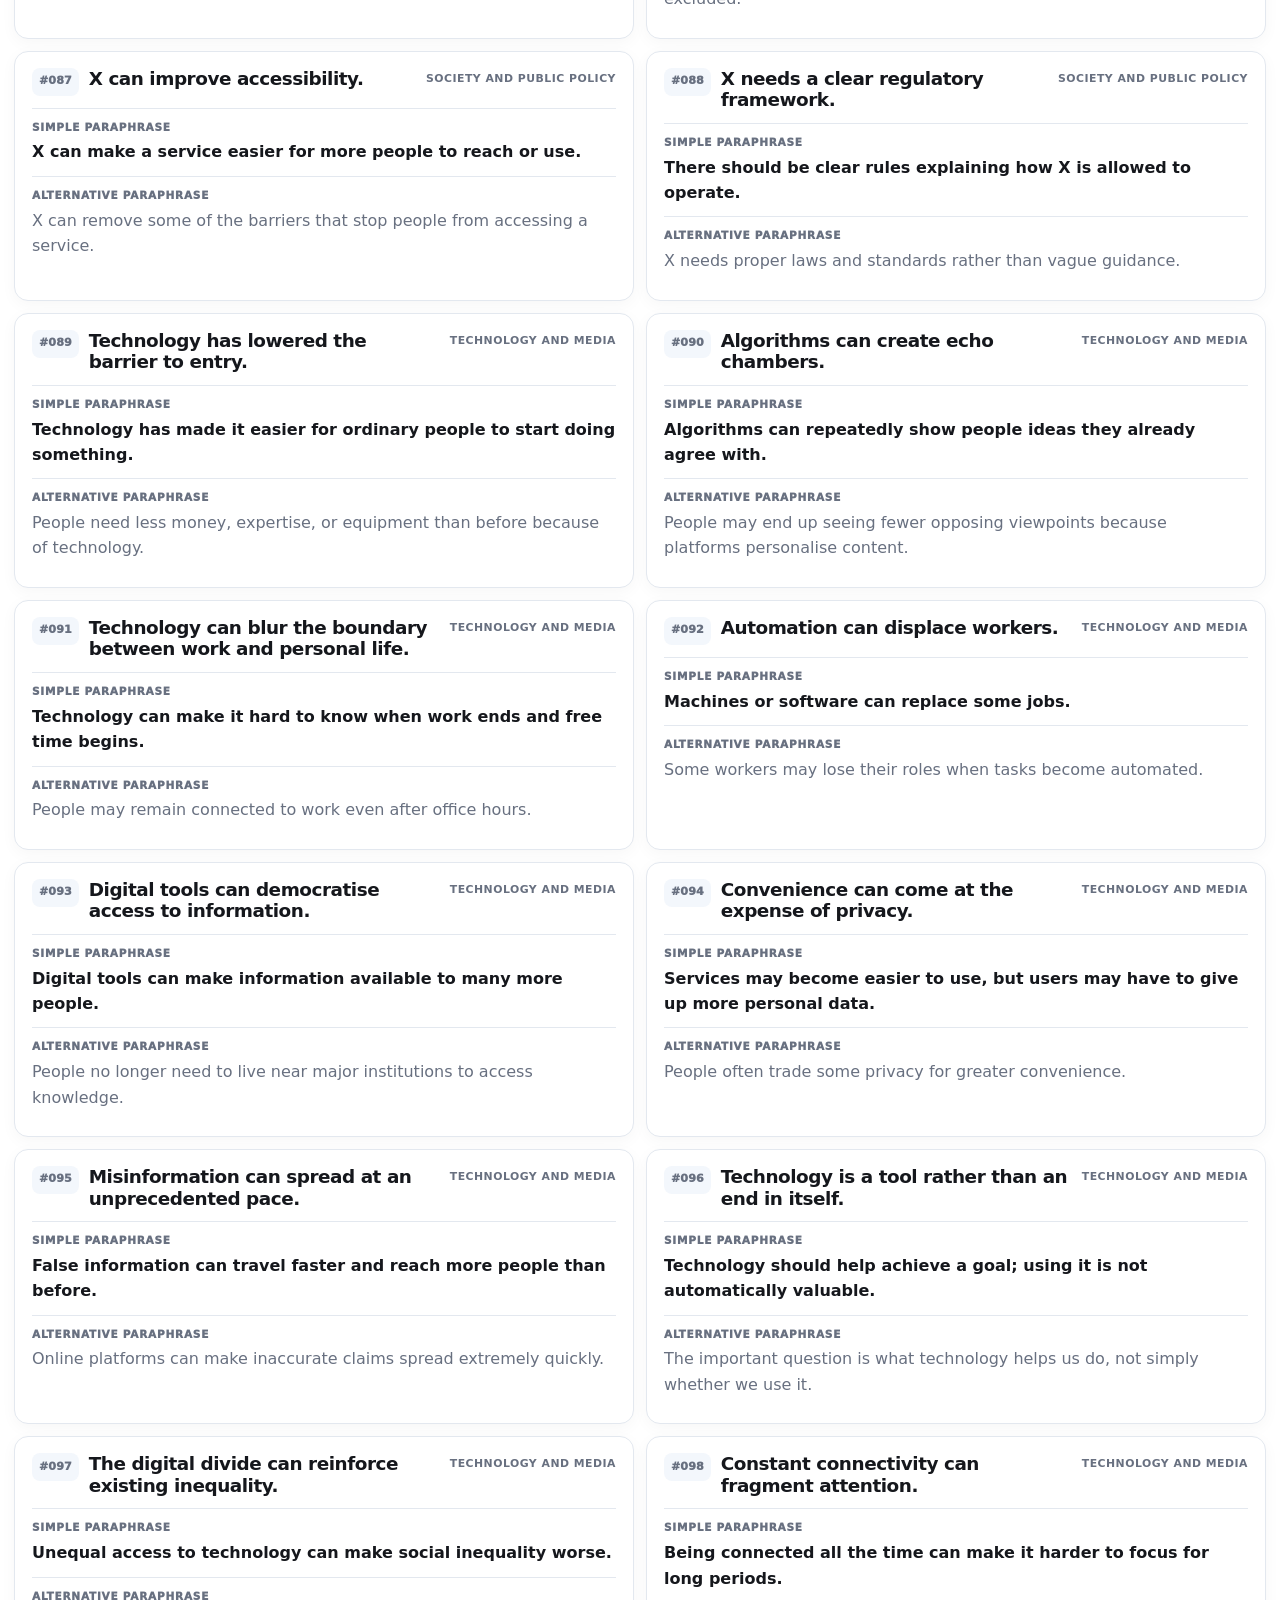
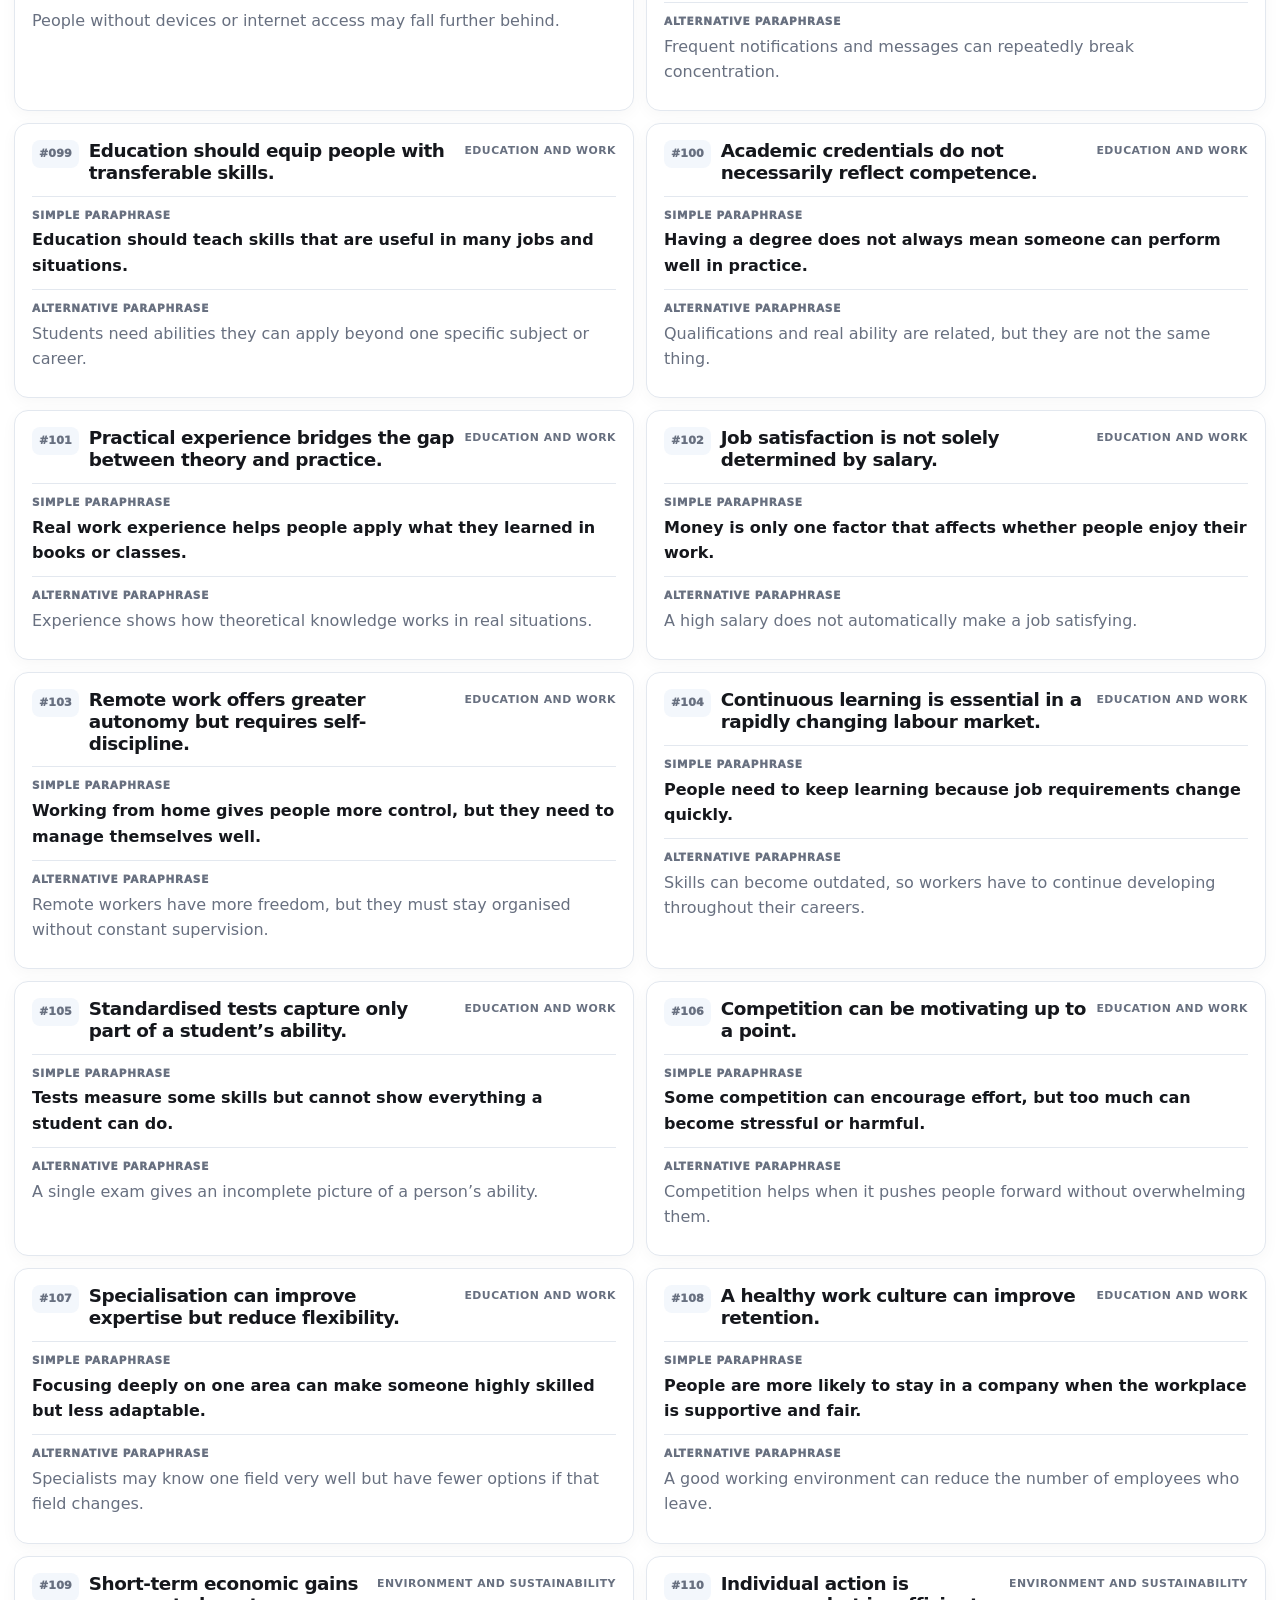
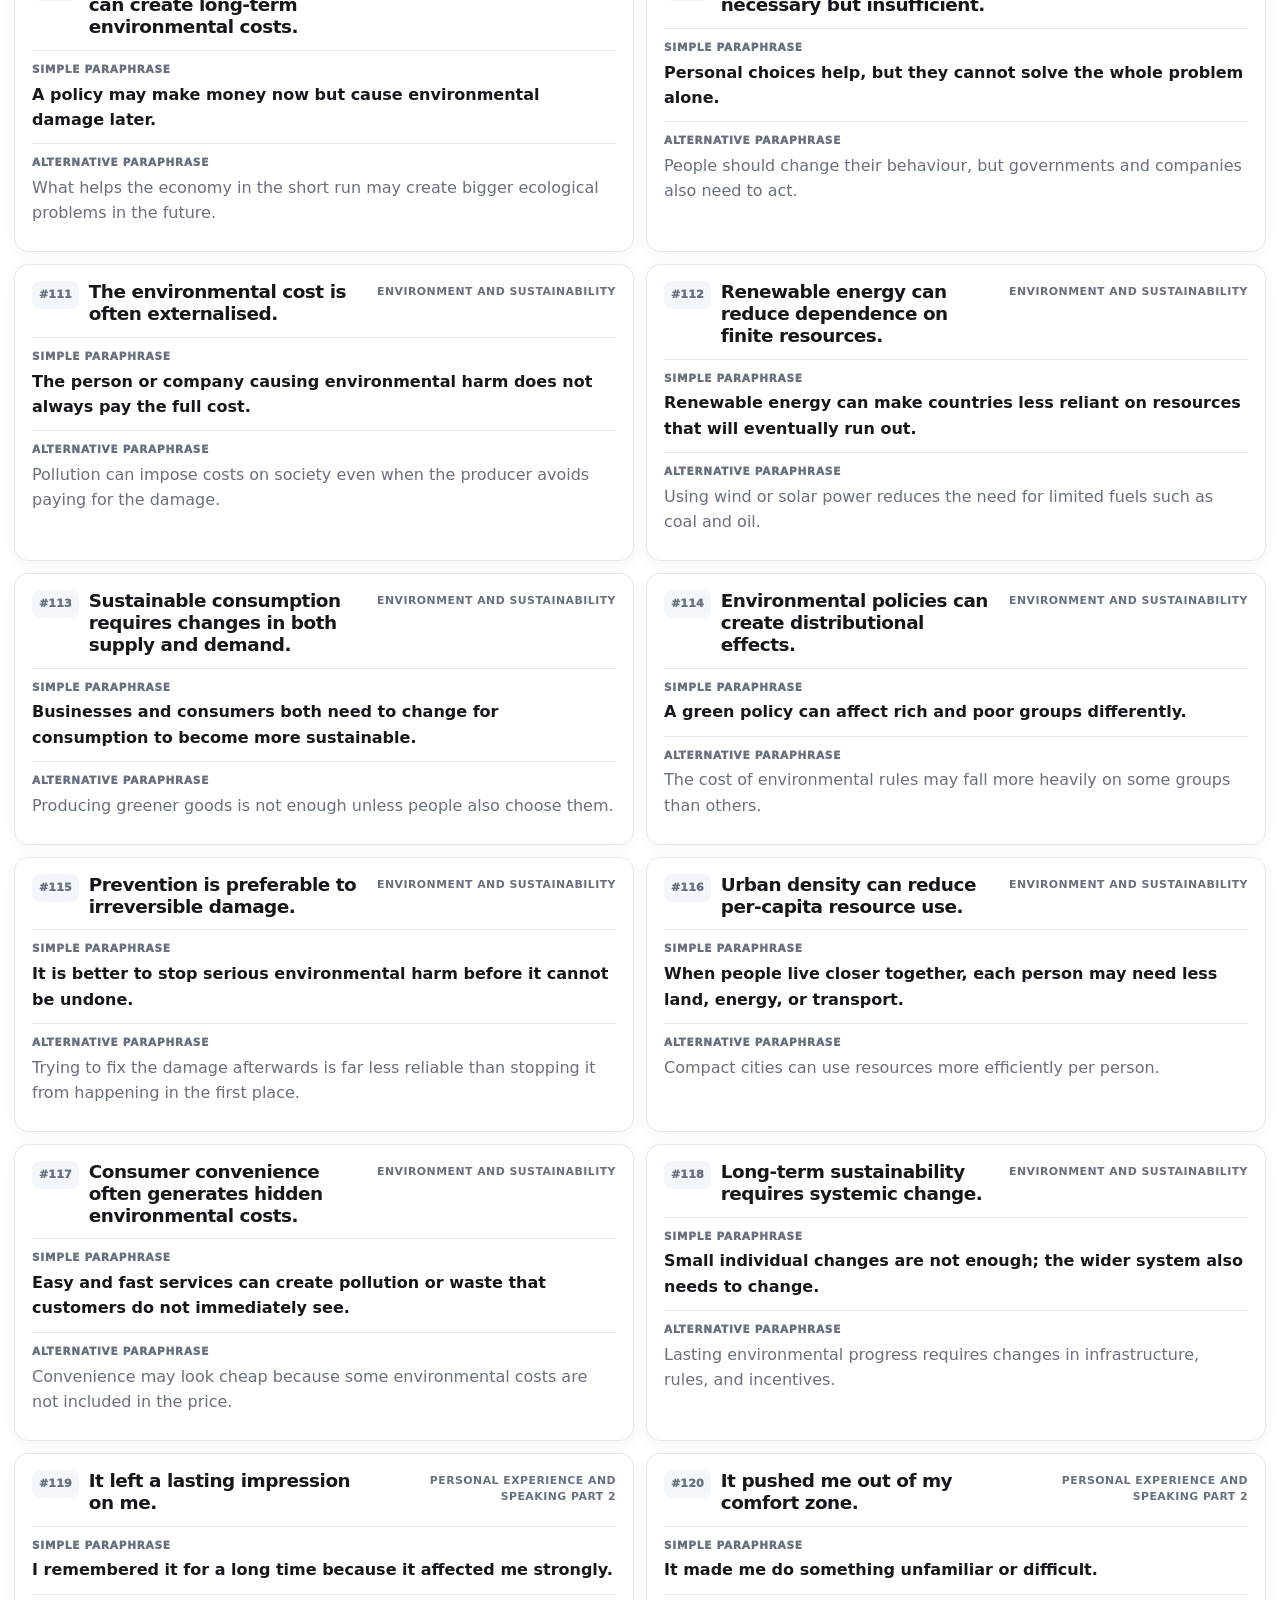
<file: paraphrase-logic.html>
<!doctype html><html lang="vi"><head><meta charset="utf-8"><meta name="viewport" content="width=device-width,initial-scale=1"><meta name="robots" content="noindex,nofollow,noarchive,nosnippet"><meta http-equiv="refresh" content="0; url=index.html?v=84#paraphrase-logic"><title>IELTS 9.0</title><script>location.replace("index.html?v=84#paraphrase-logic")</script></head><body><a href="index.html?v=84#paraphrase-logic">Mở IELTS 9.0</a></body></html>
</file>
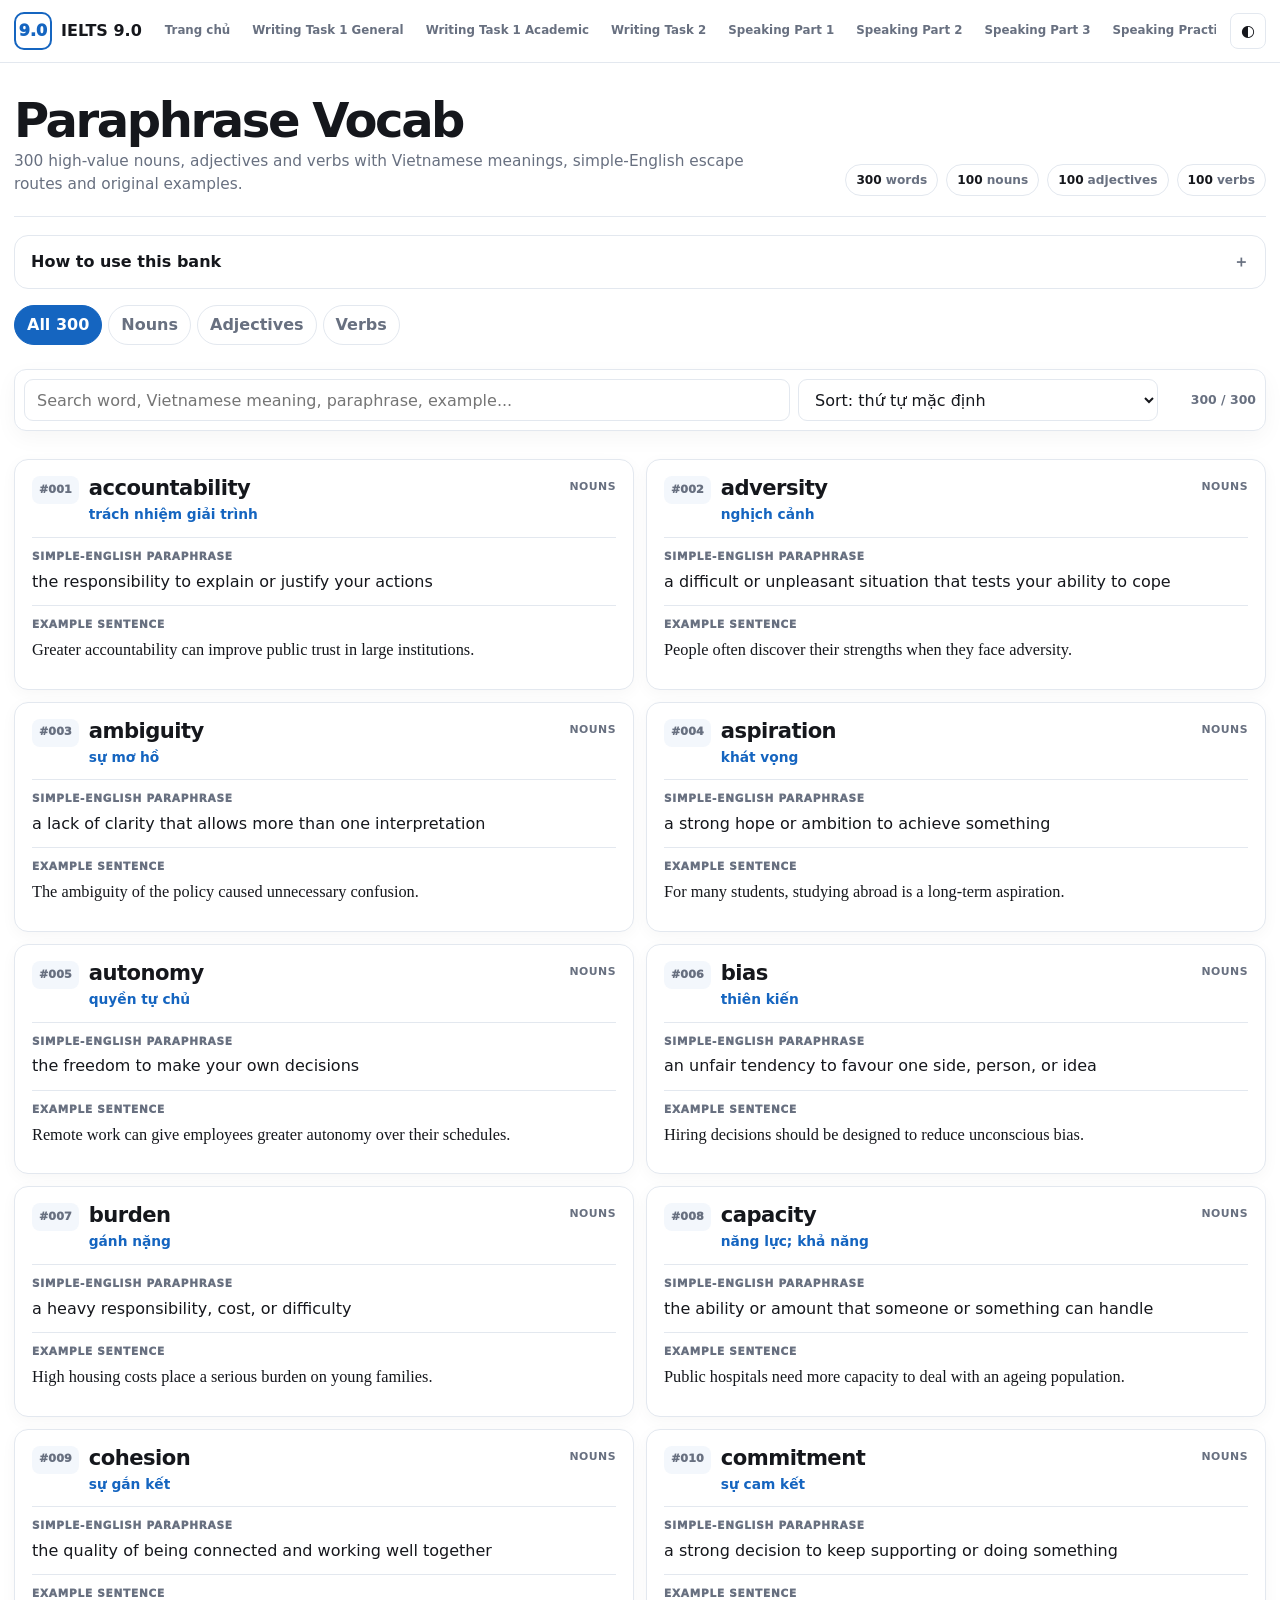
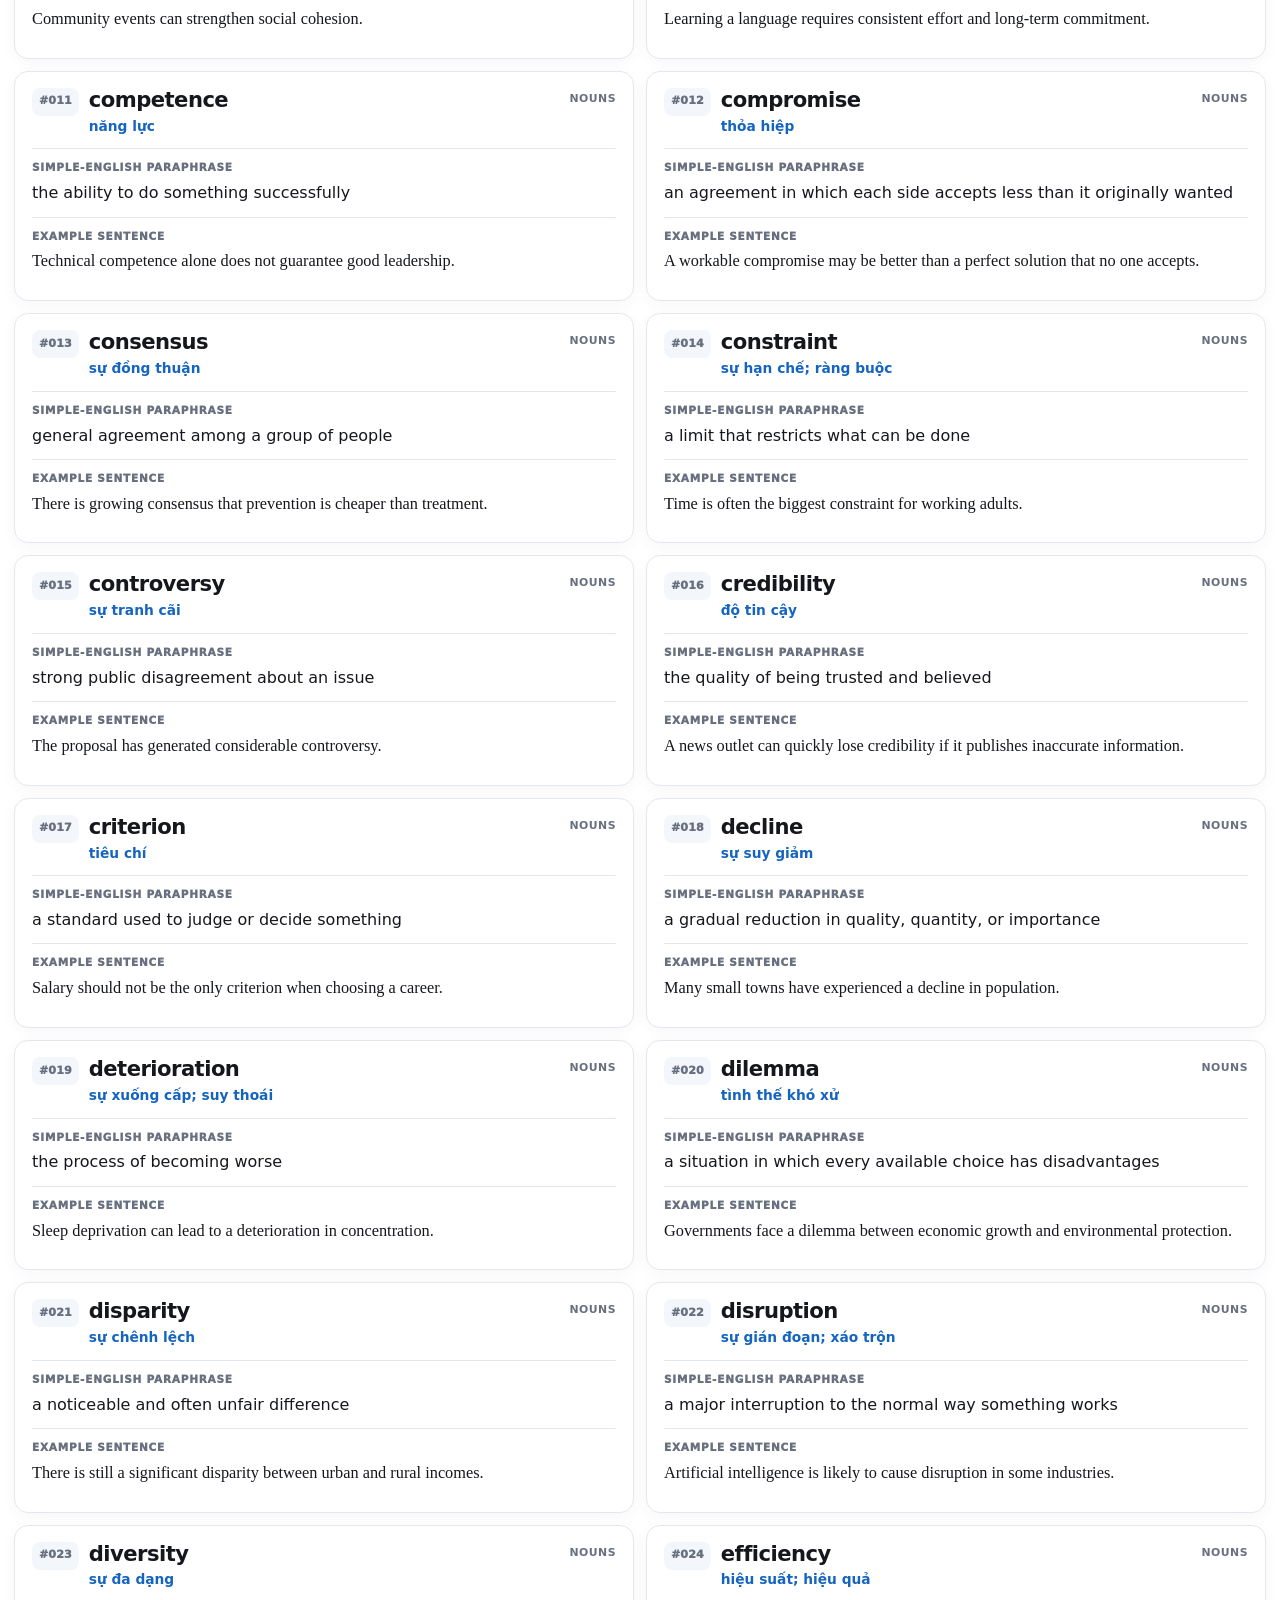
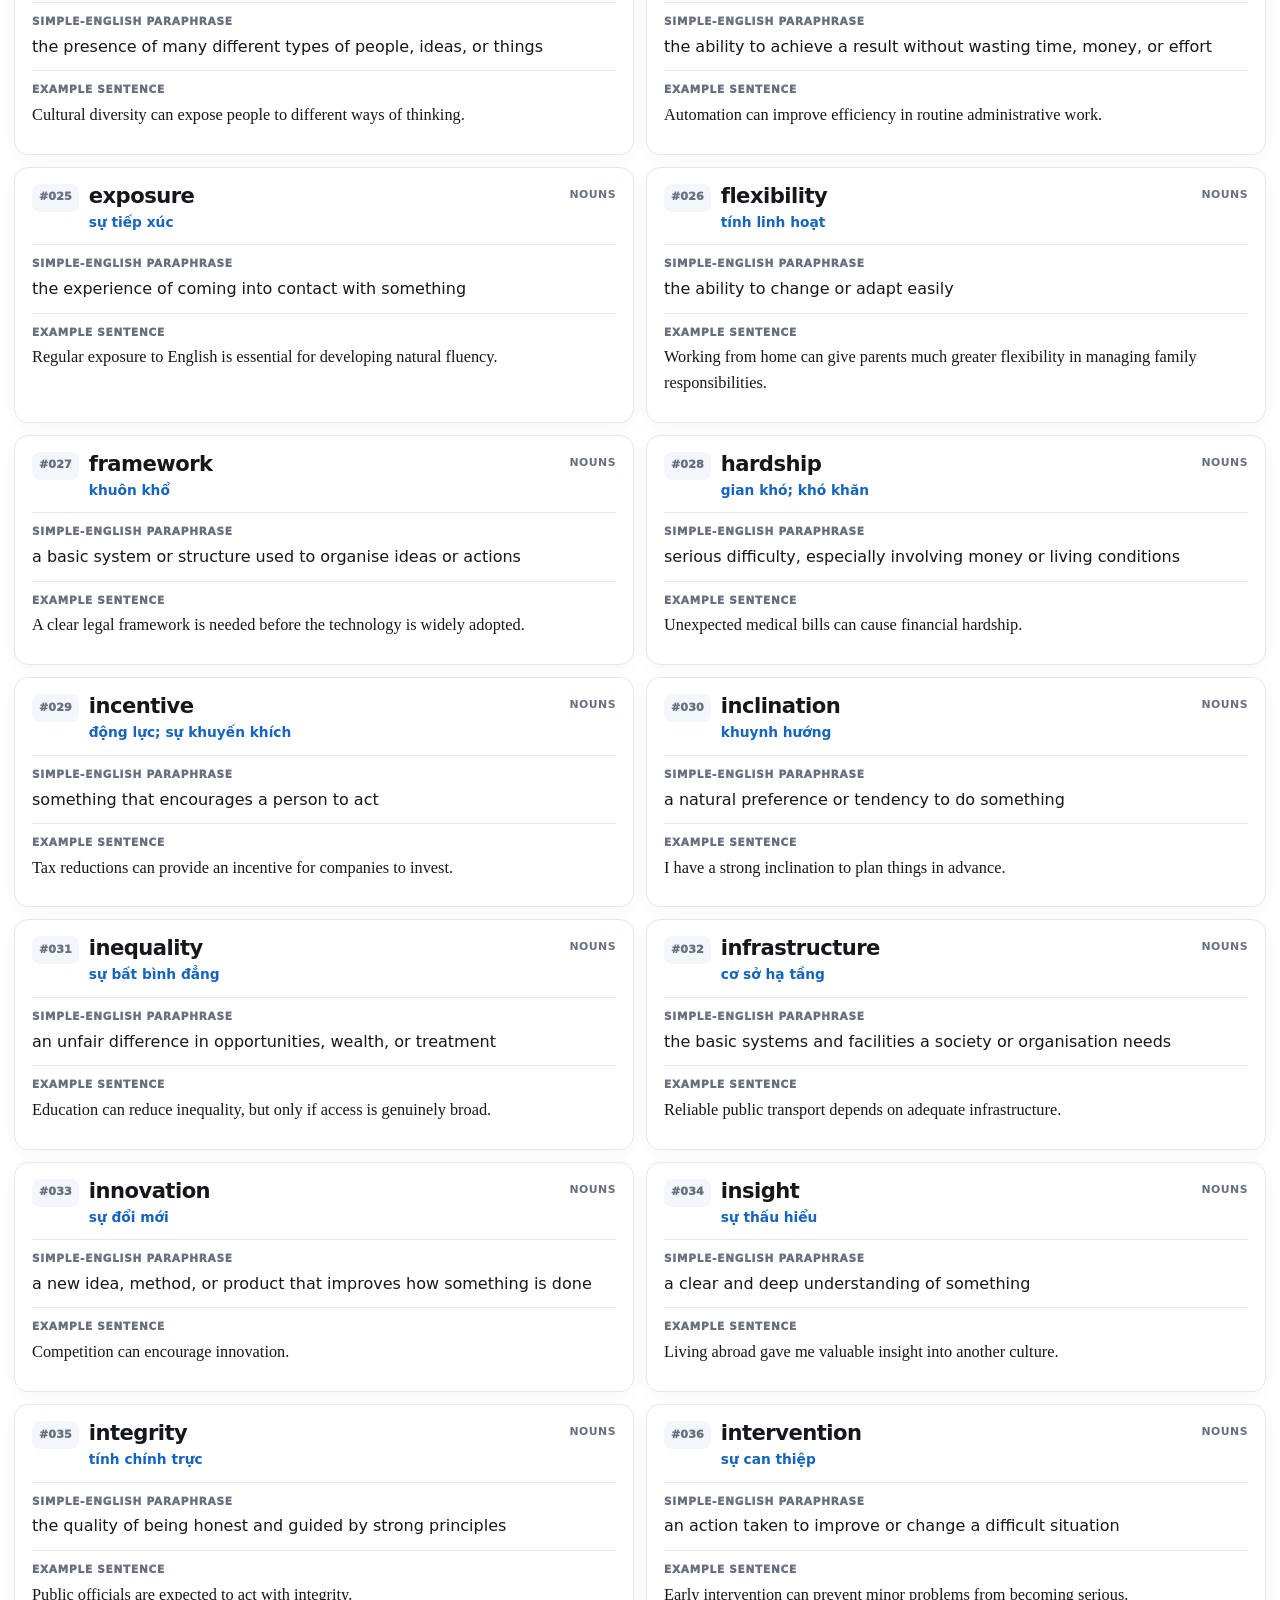
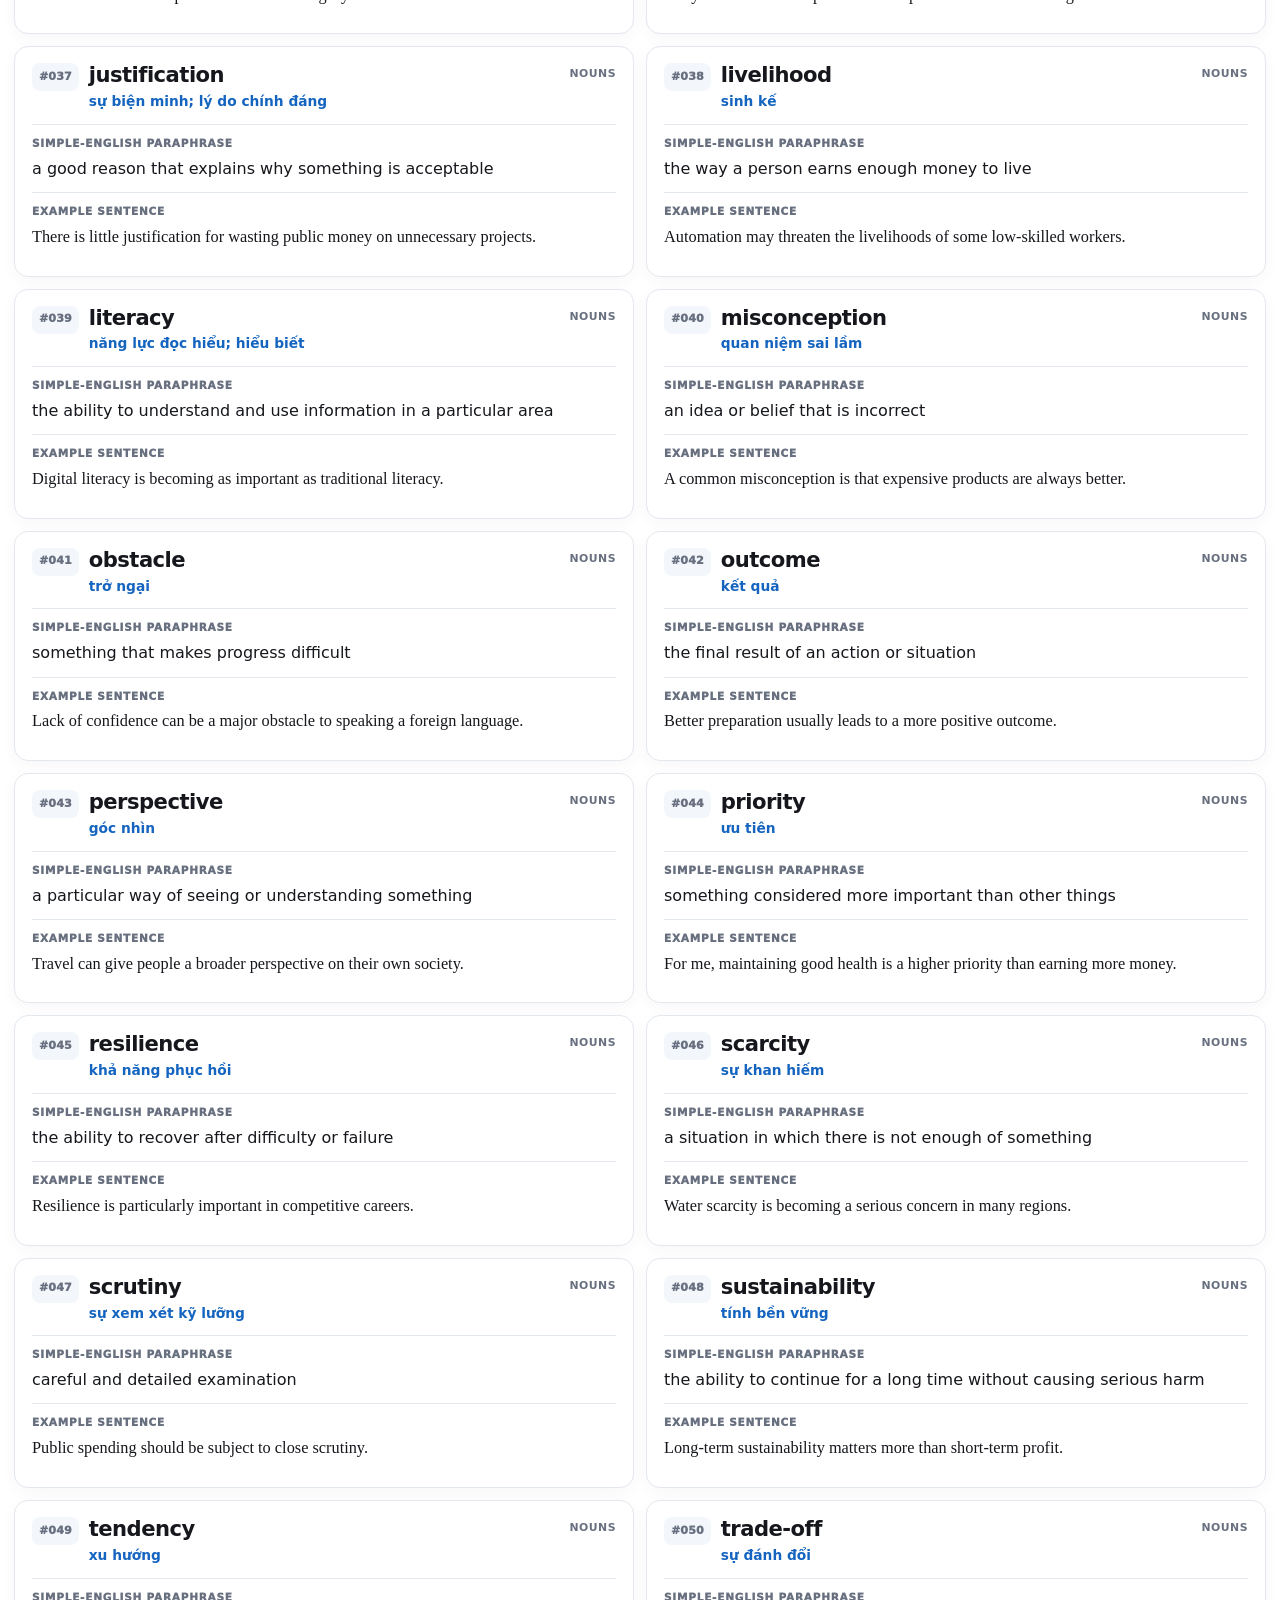
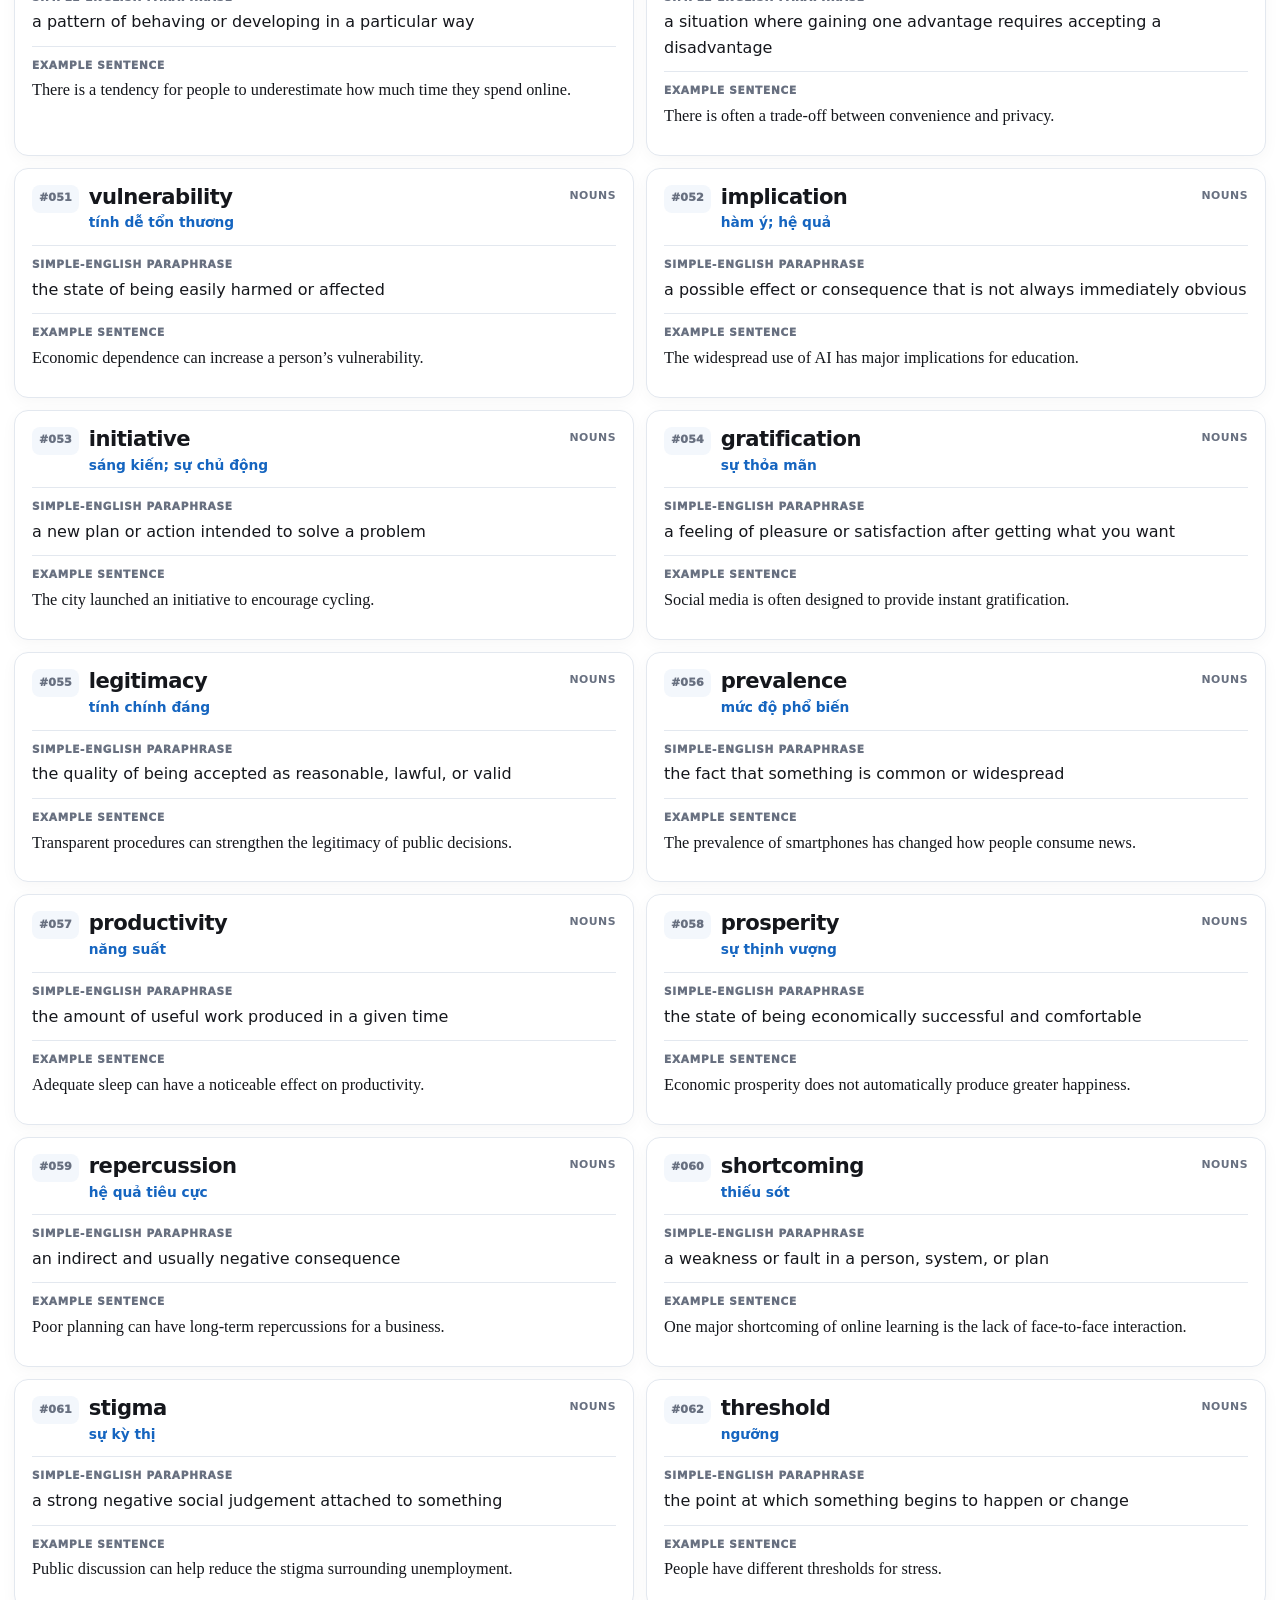
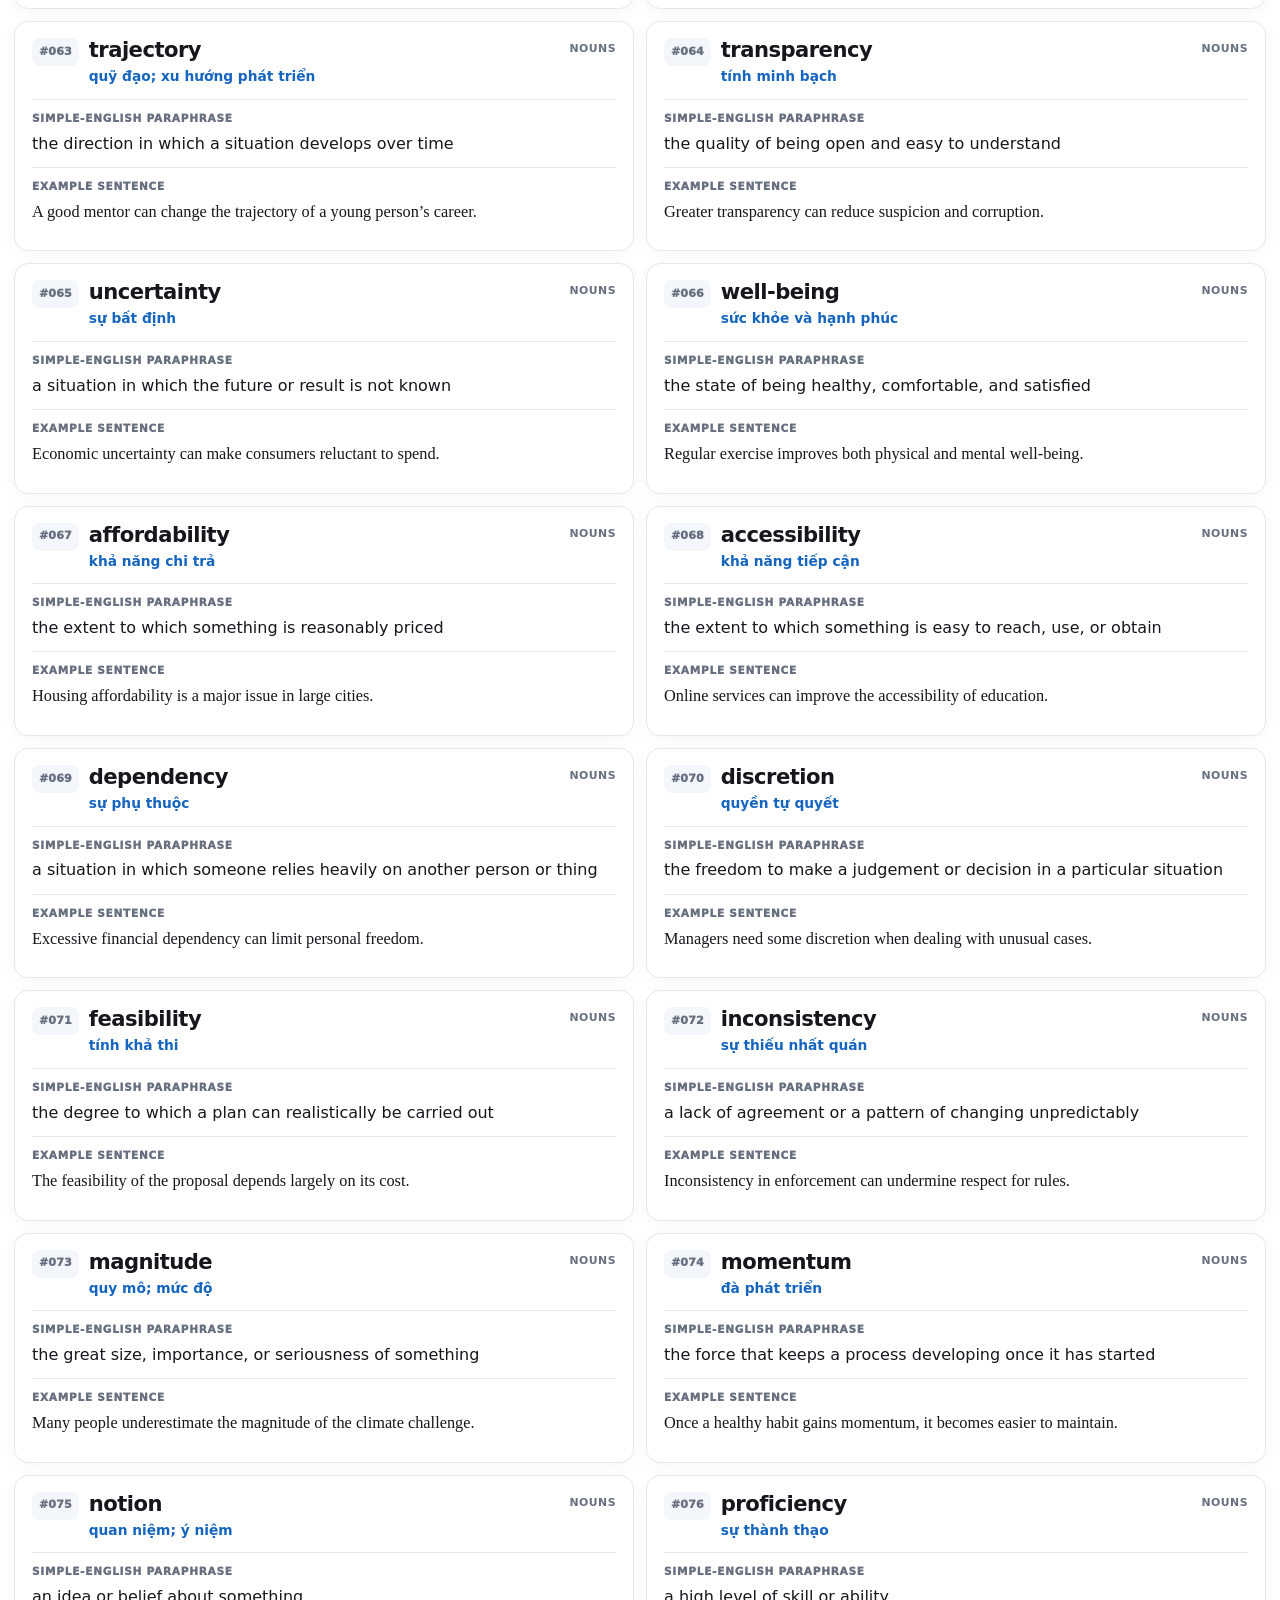
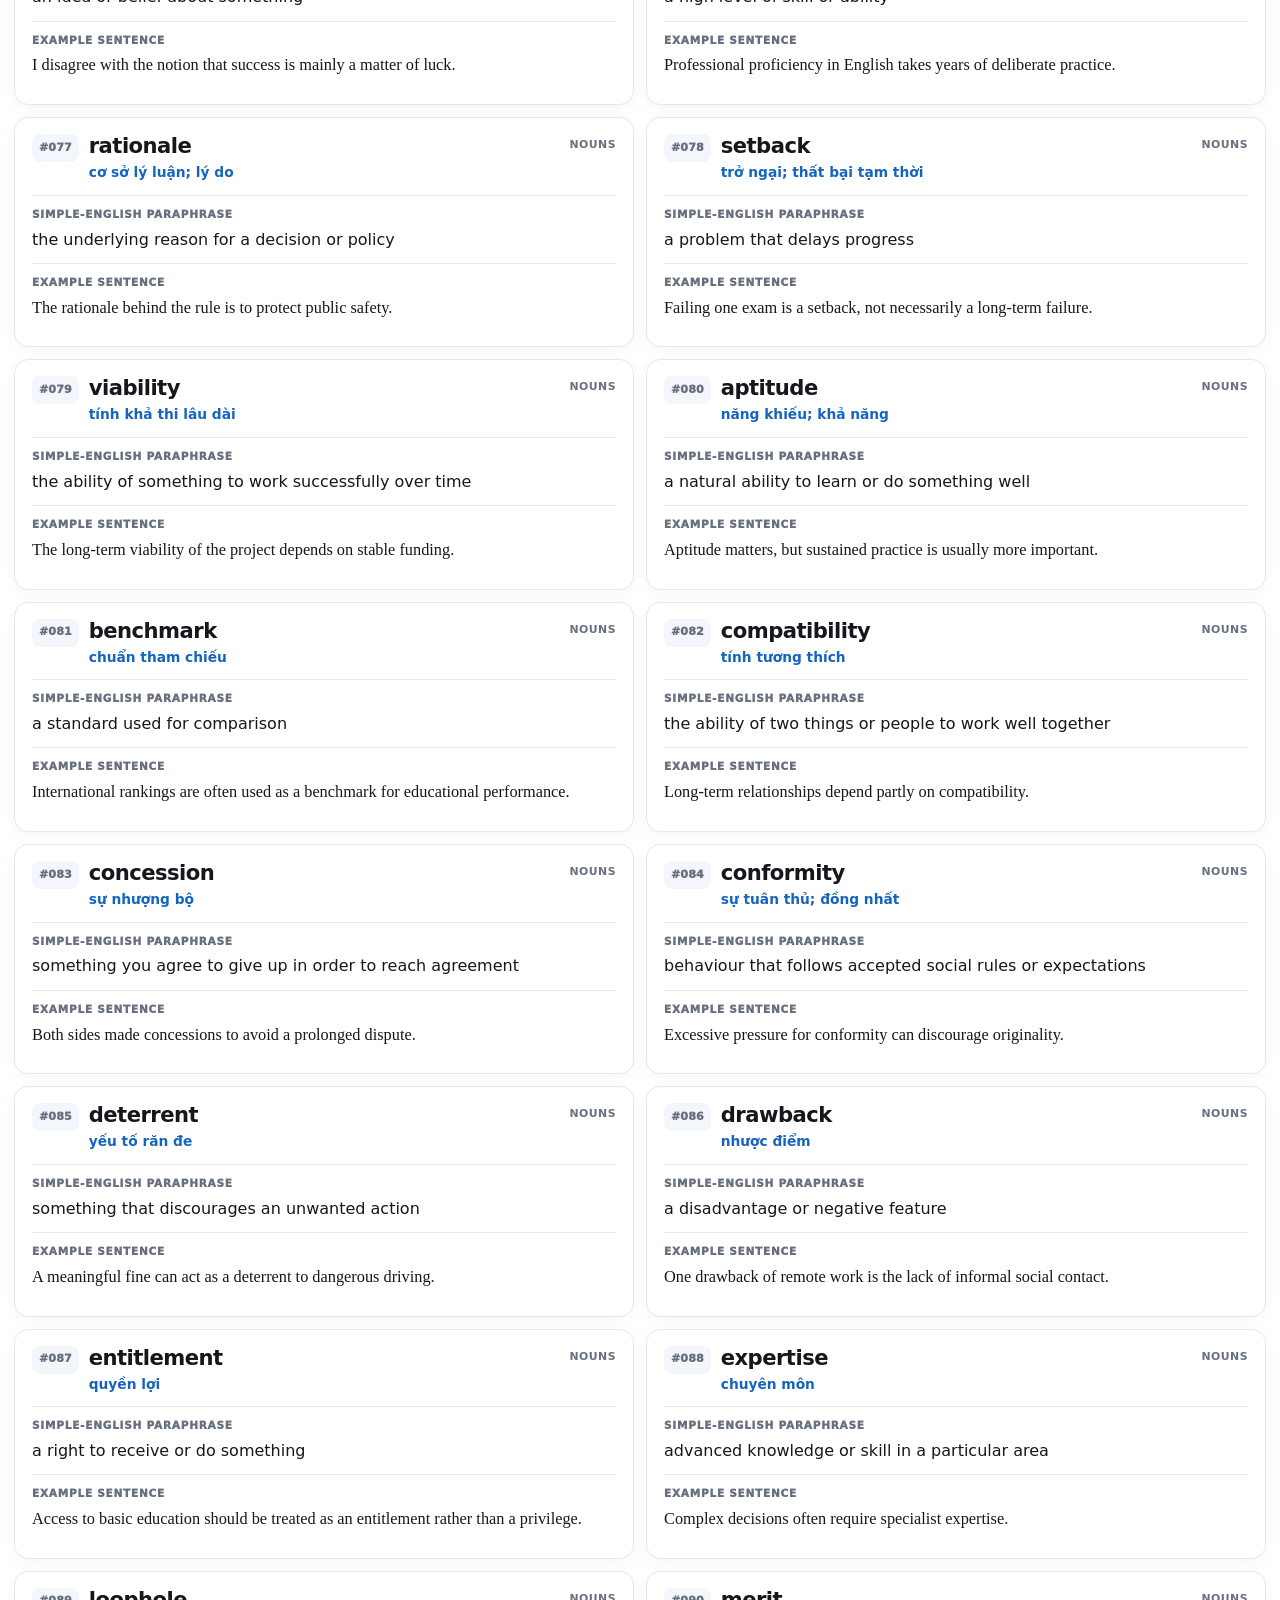
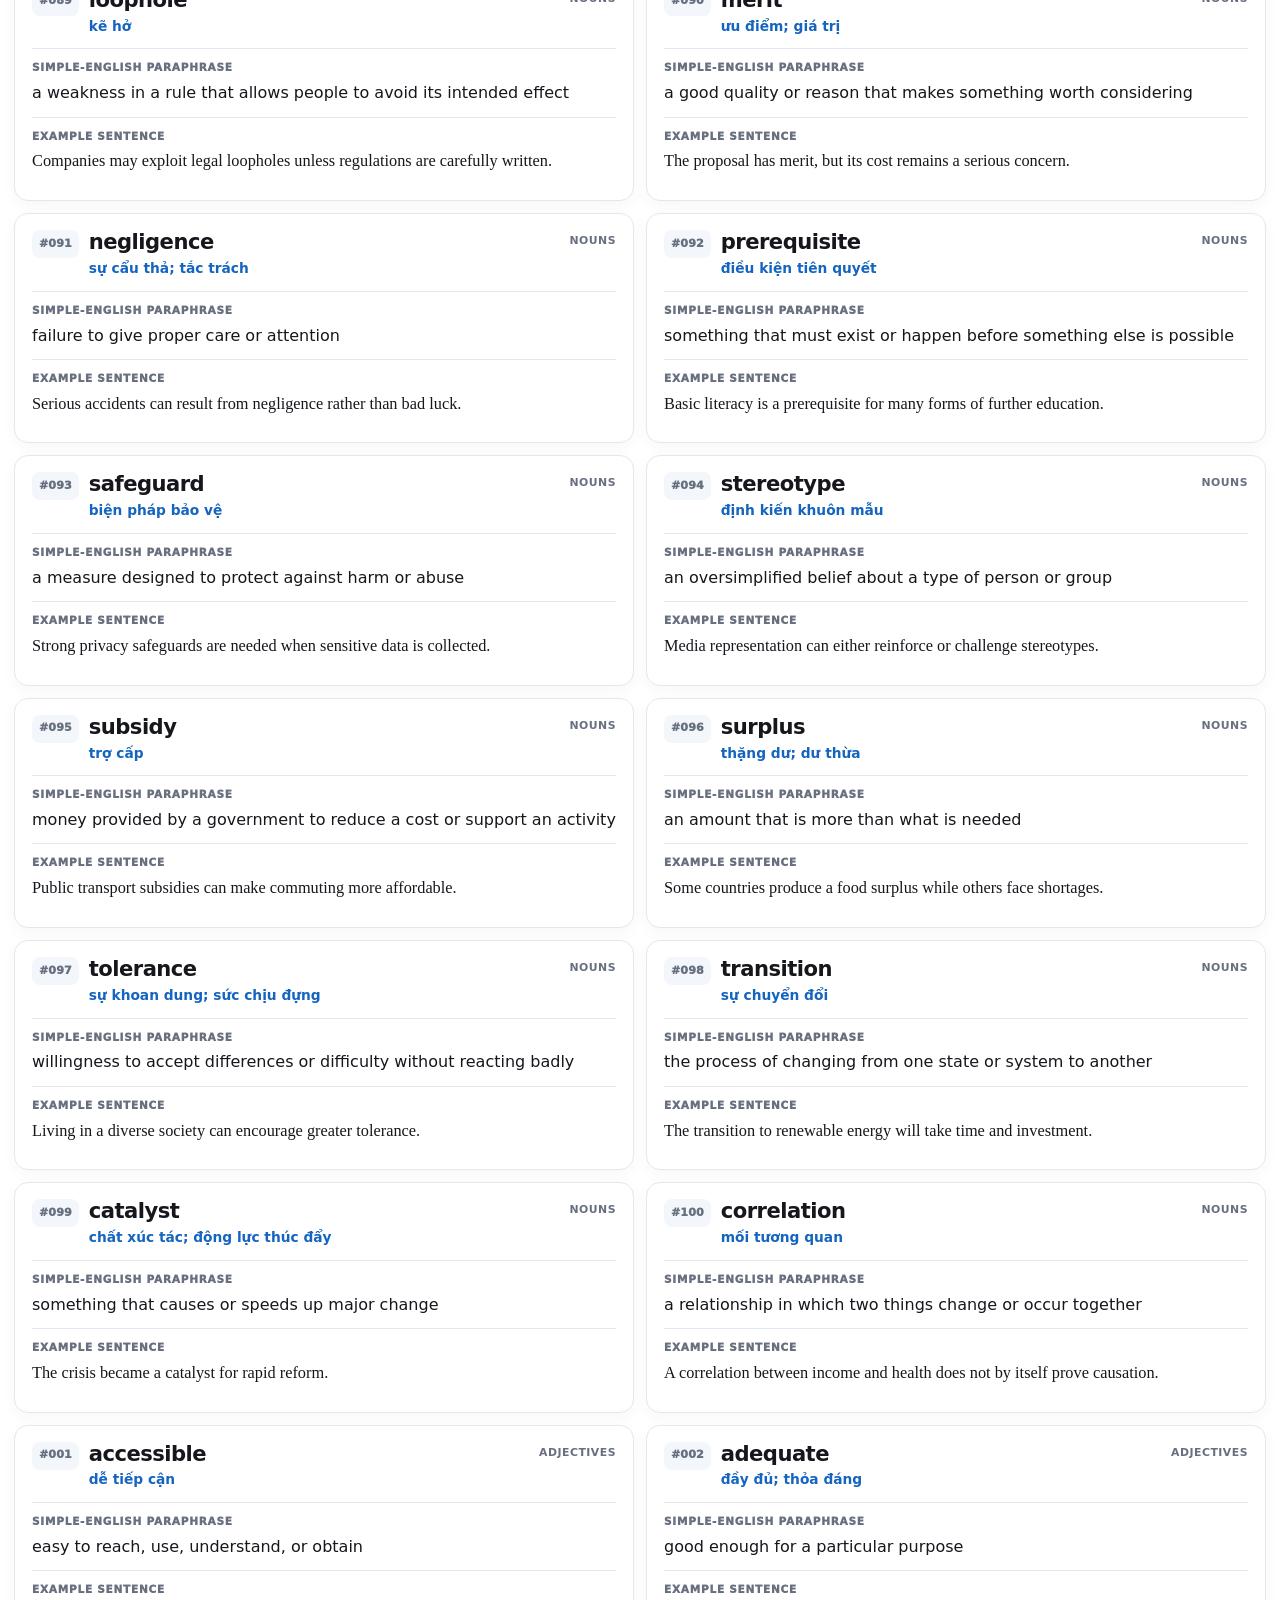
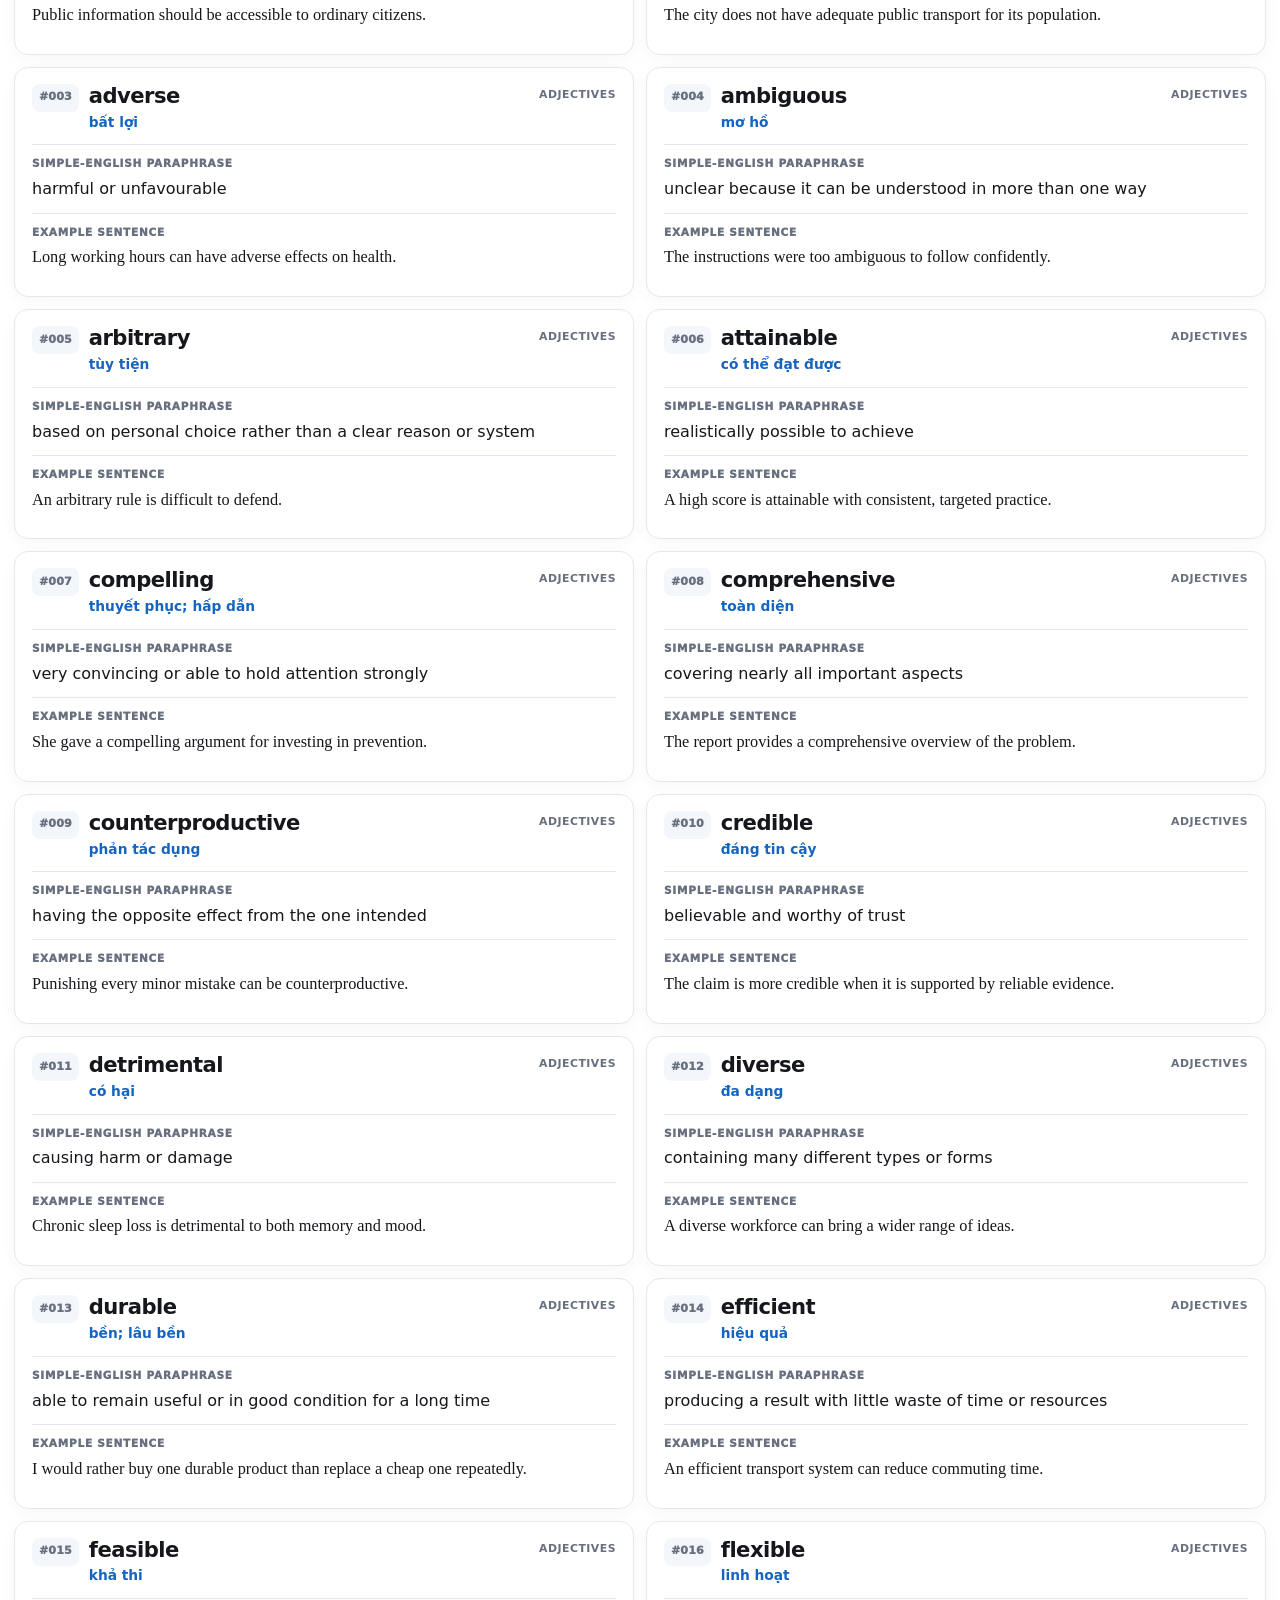
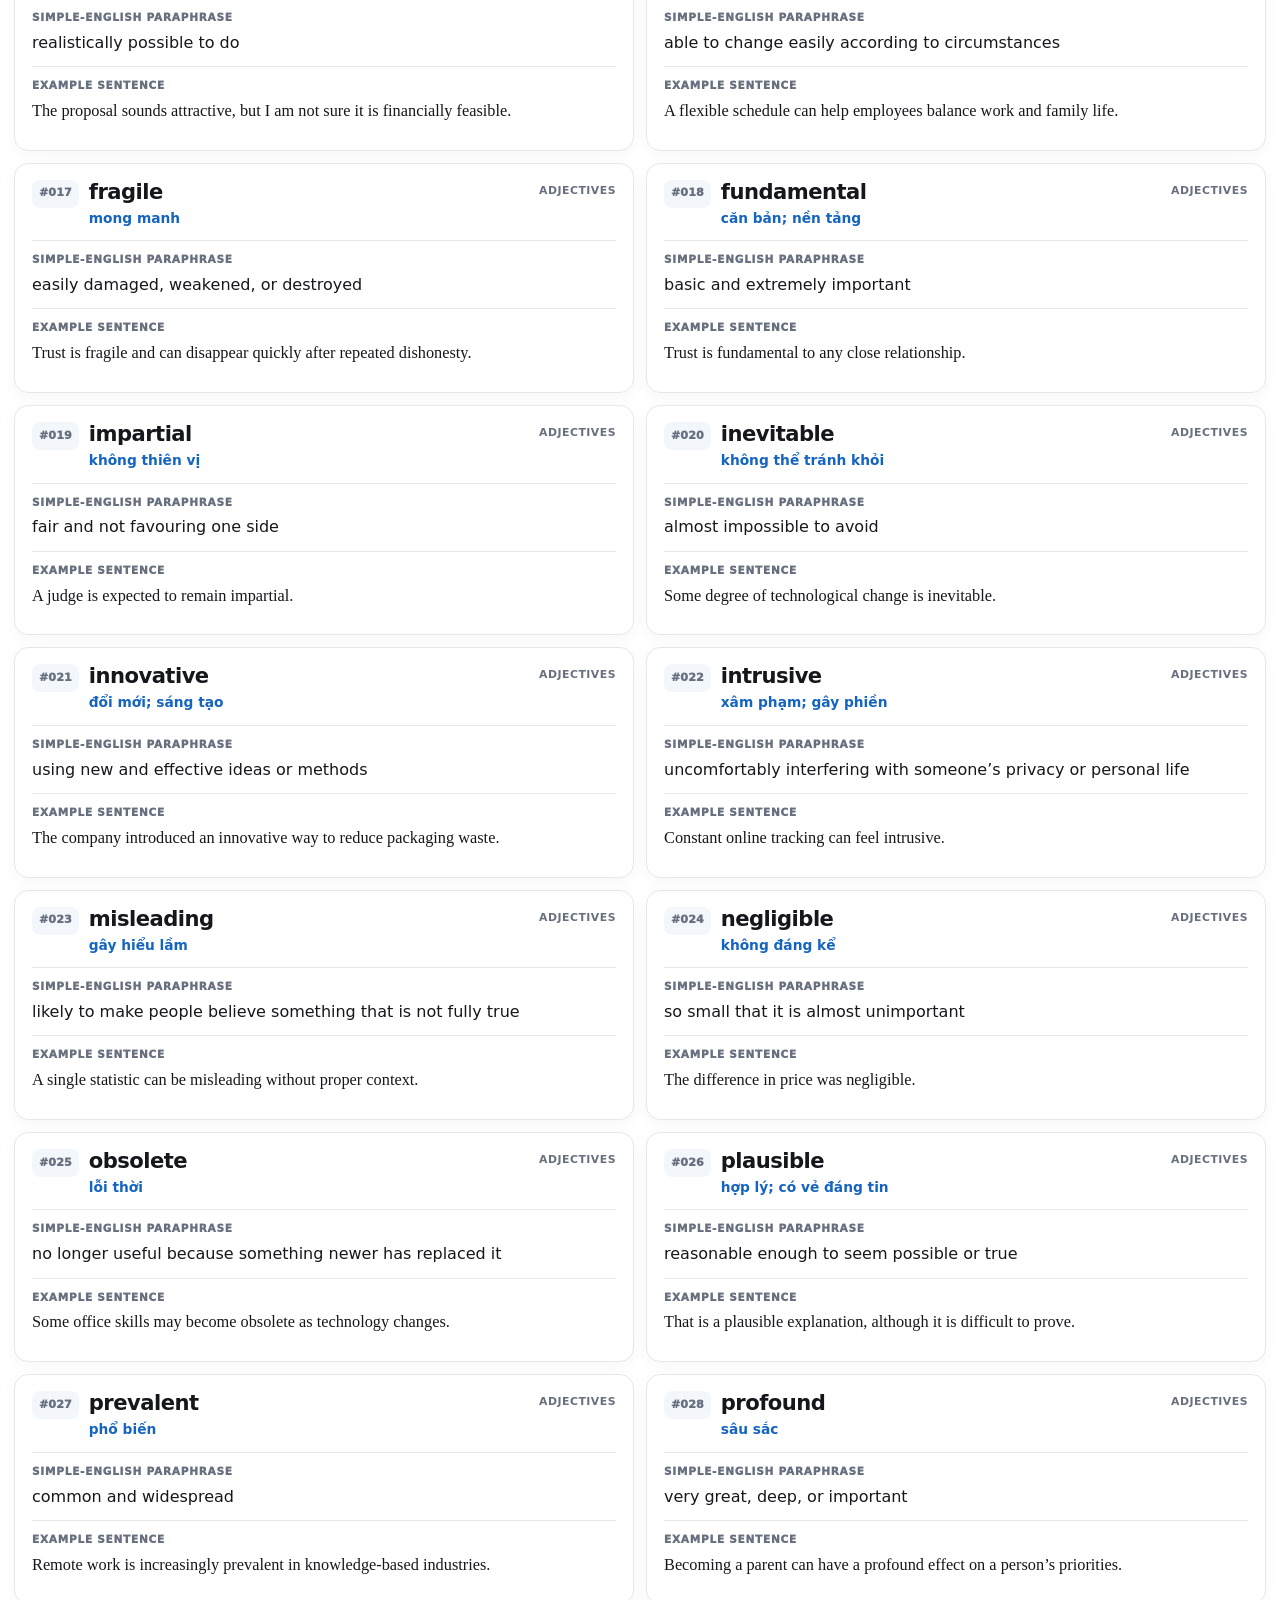
<file: paraphrase-vocab.html>
<!doctype html><html lang="vi"><head><meta charset="utf-8"><meta name="viewport" content="width=device-width,initial-scale=1"><meta name="robots" content="noindex,nofollow,noarchive,nosnippet"><meta http-equiv="refresh" content="0; url=index.html?v=84#paraphrase-vocab"><title>IELTS 9.0</title><script>location.replace("index.html?v=84#paraphrase-vocab")</script></head><body><a href="index.html?v=84#paraphrase-vocab">Mở IELTS 9.0</a></body></html>
</file>
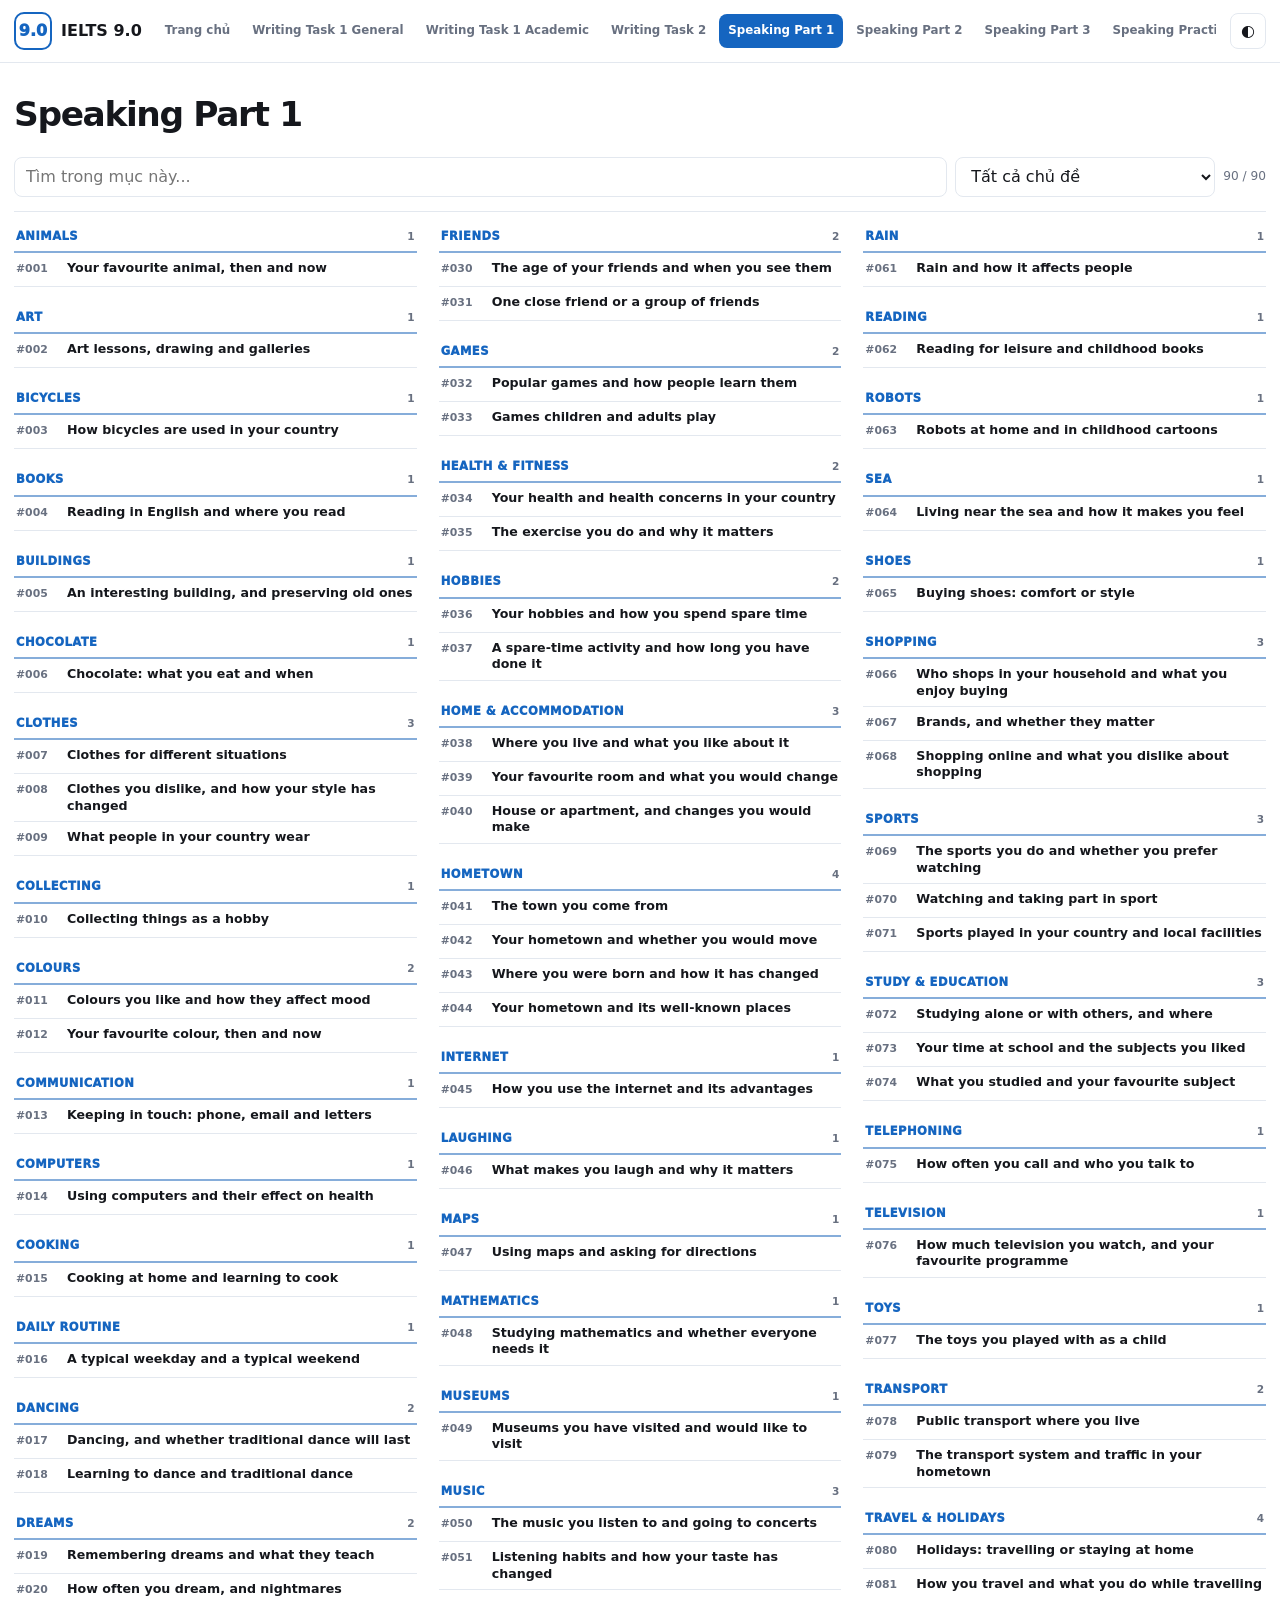
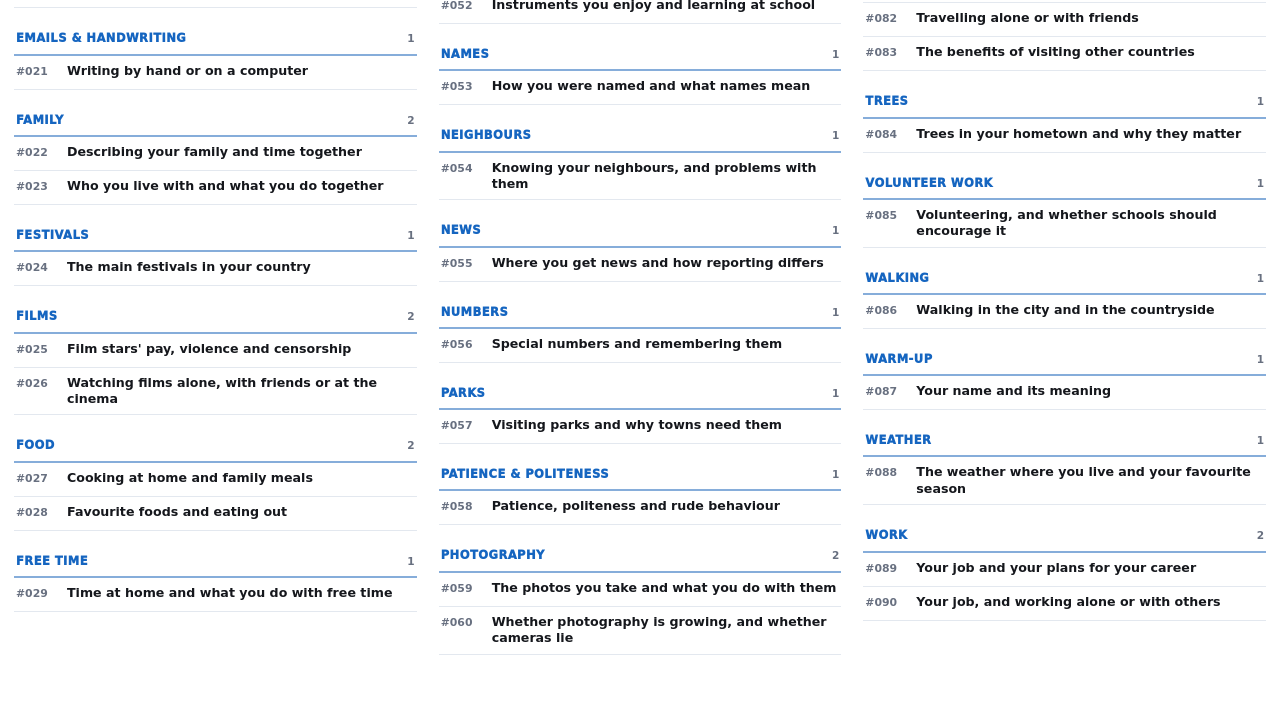
<file: speaking-part-1.html>
<!doctype html><html lang="vi"><head><meta charset="utf-8"><meta name="viewport" content="width=device-width,initial-scale=1"><meta name="robots" content="noindex,nofollow,noarchive,nosnippet"><meta http-equiv="refresh" content="0; url=index.html?v=84#speaking-part-1"><title>Redirect</title><script>location.replace("index.html?v=84#speaking-part-1")</script></head><body><a href="index.html?v=84#speaking-part-1">Mở IELTS 9.0</a></body></html>
</file>
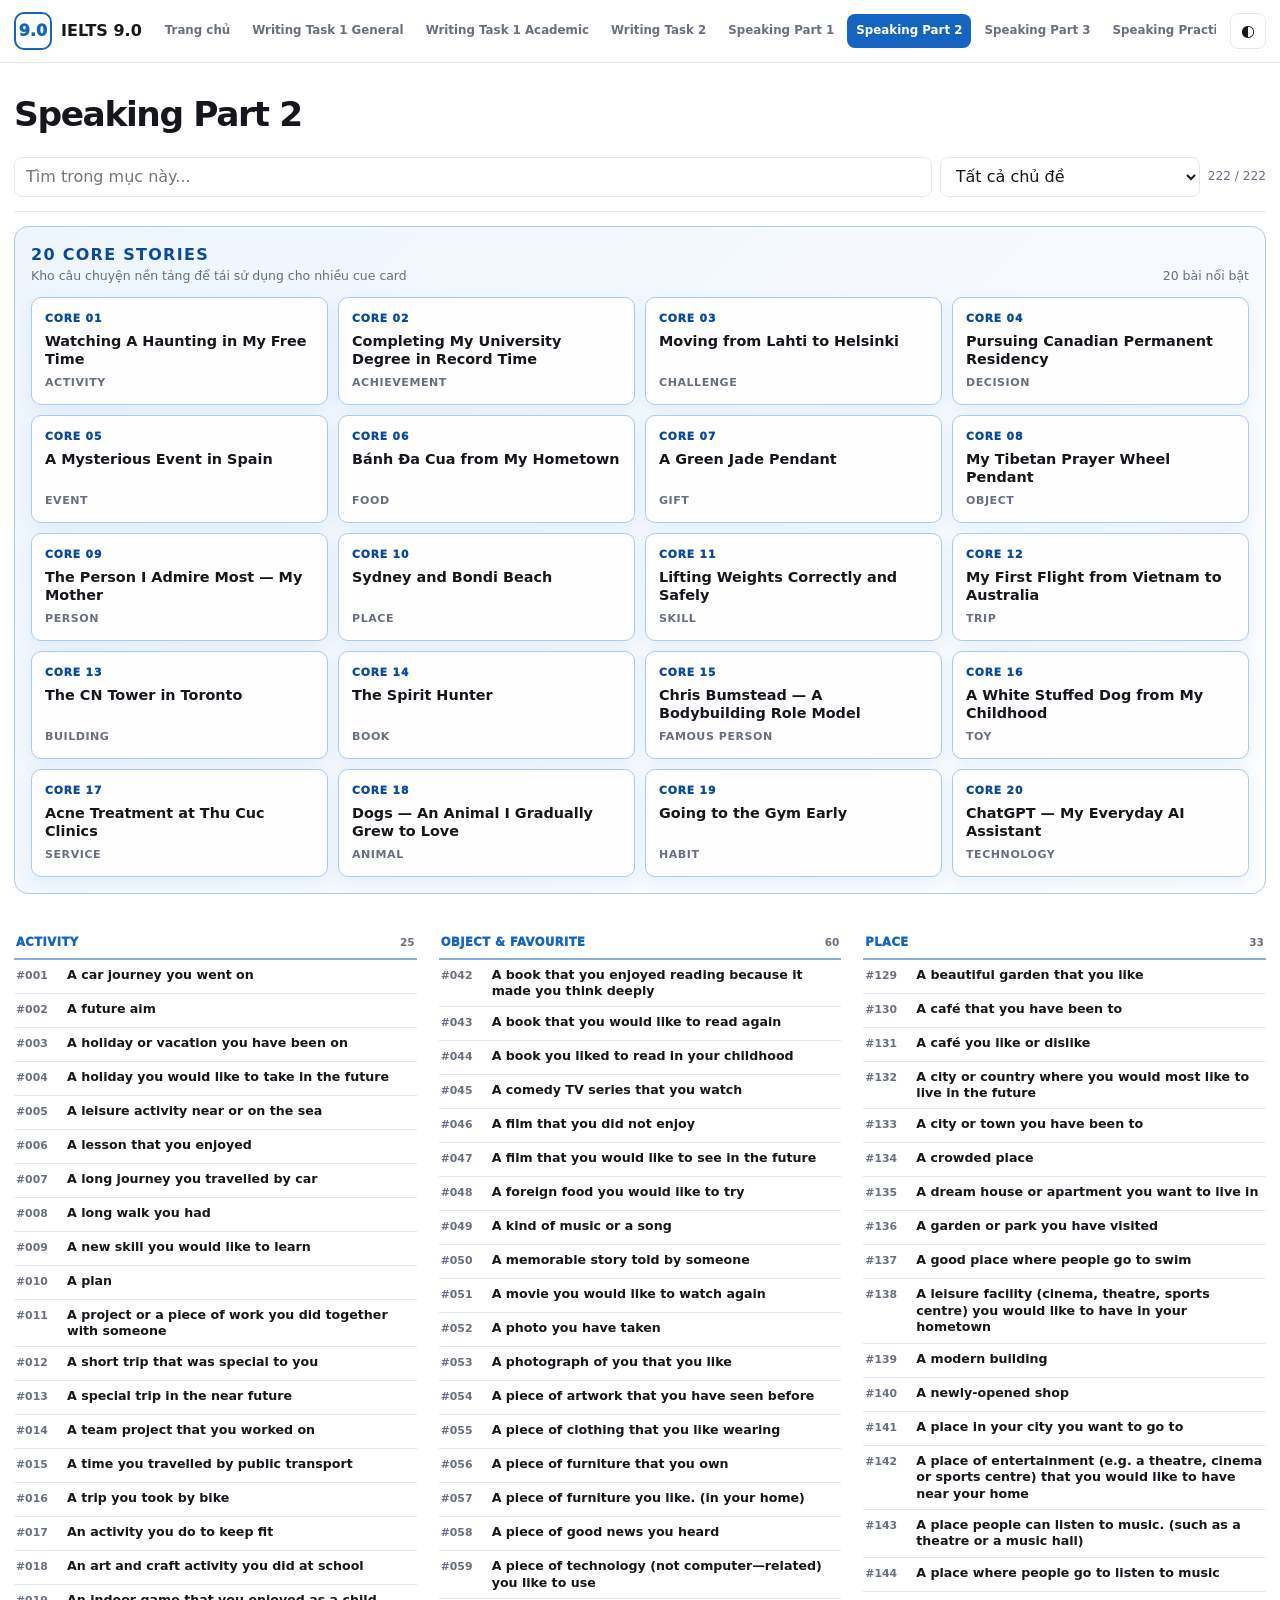
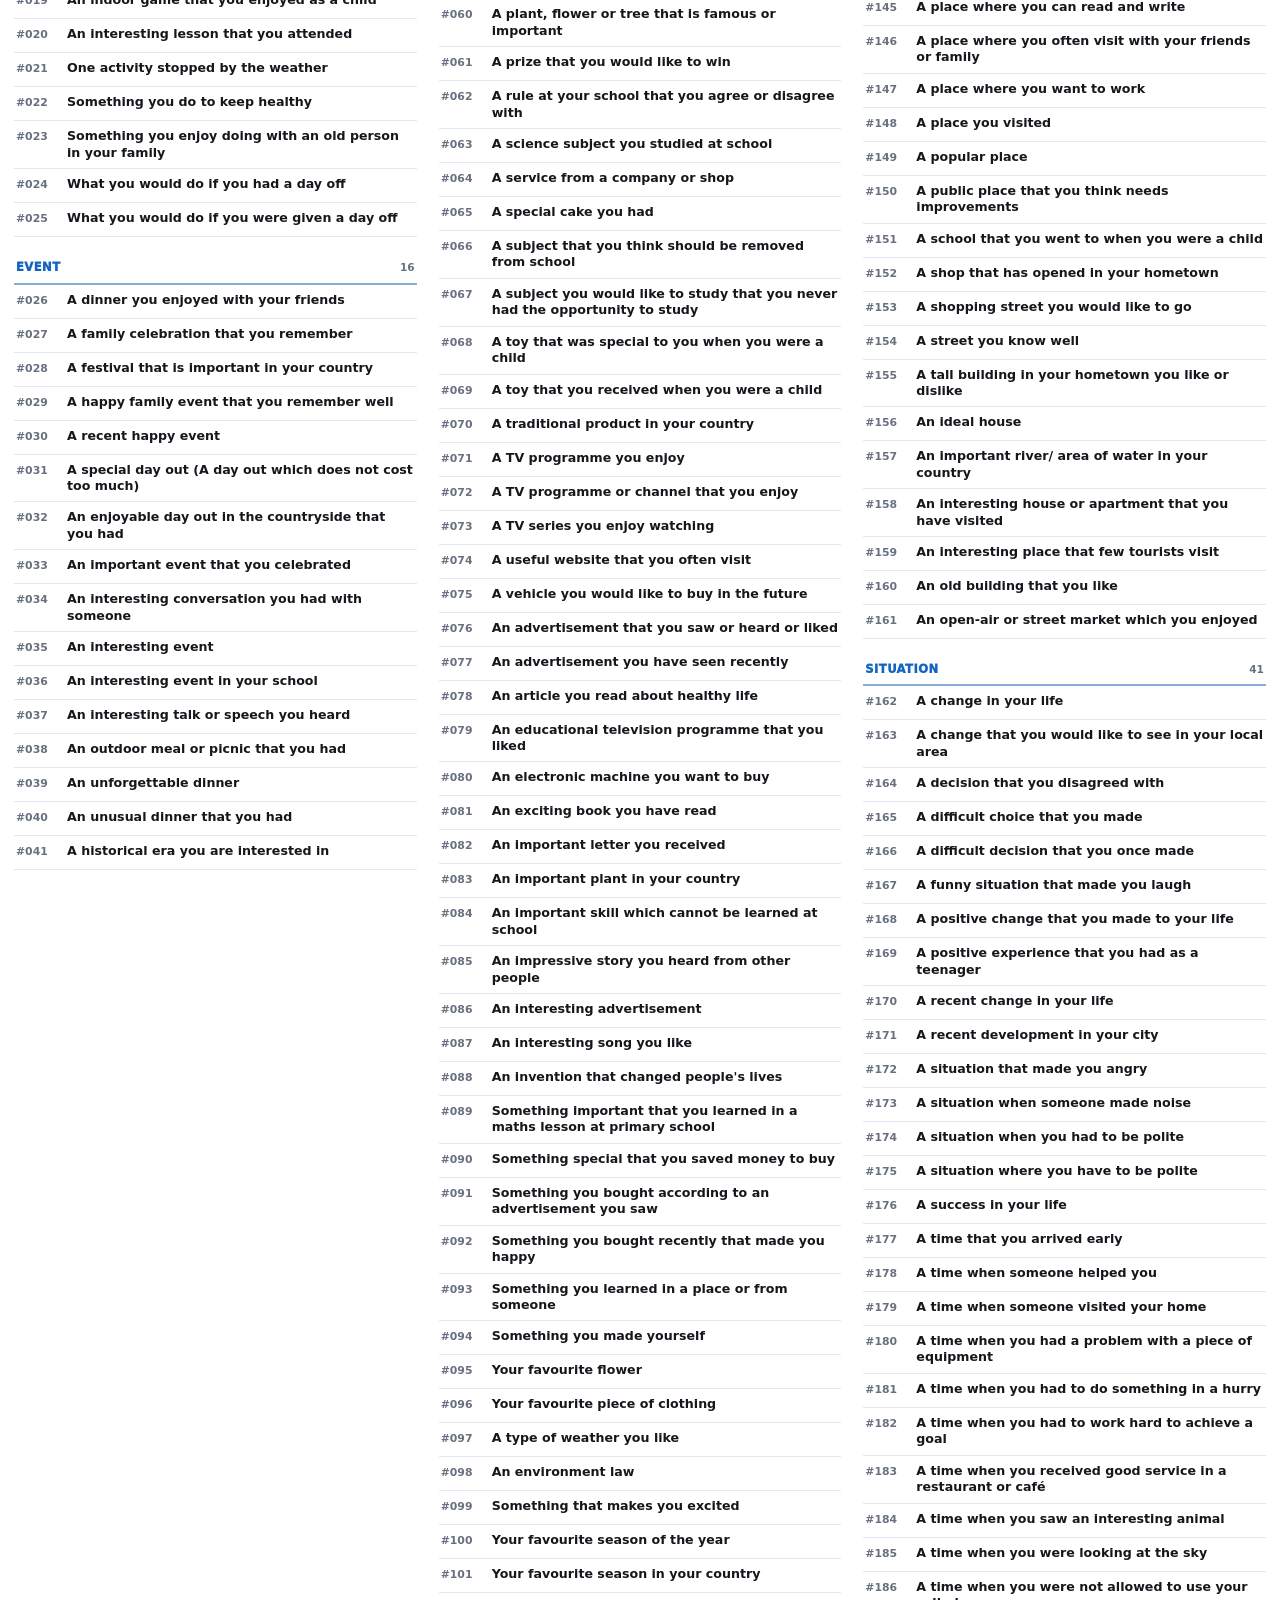
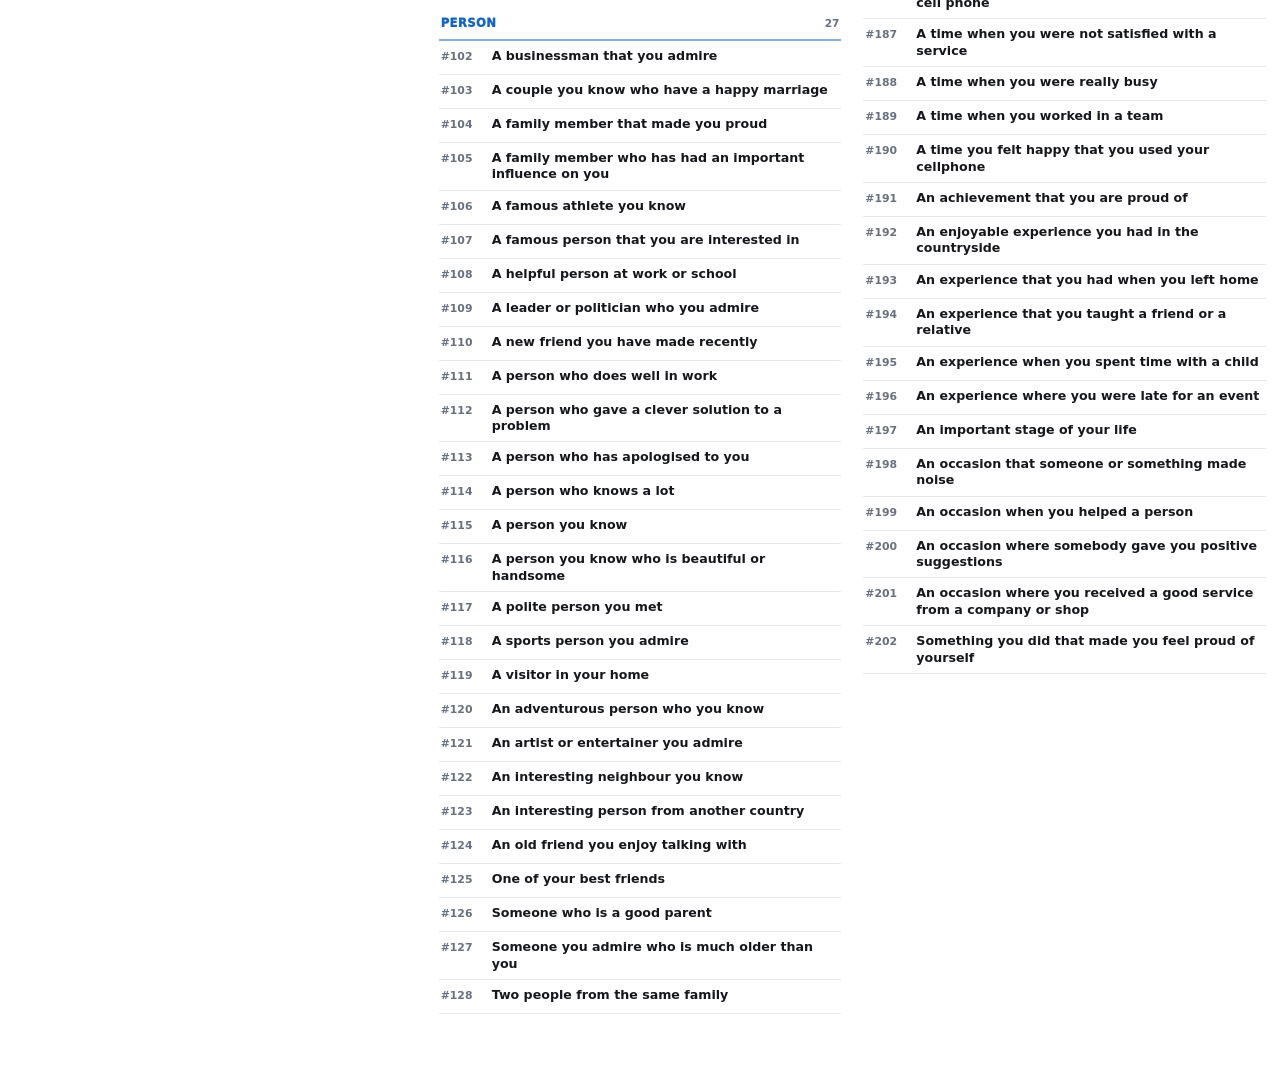
<file: speaking-part-2.html>
<!doctype html><html lang="vi"><head><meta charset="utf-8"><meta name="viewport" content="width=device-width,initial-scale=1"><meta name="robots" content="noindex,nofollow,noarchive,nosnippet"><meta http-equiv="refresh" content="0; url=index.html?v=84#speaking-part-2"><title>Redirect</title><script>location.replace("index.html?v=84#speaking-part-2")</script></head><body><a href="index.html?v=84#speaking-part-2">Mở IELTS 9.0</a></body></html>
</file>
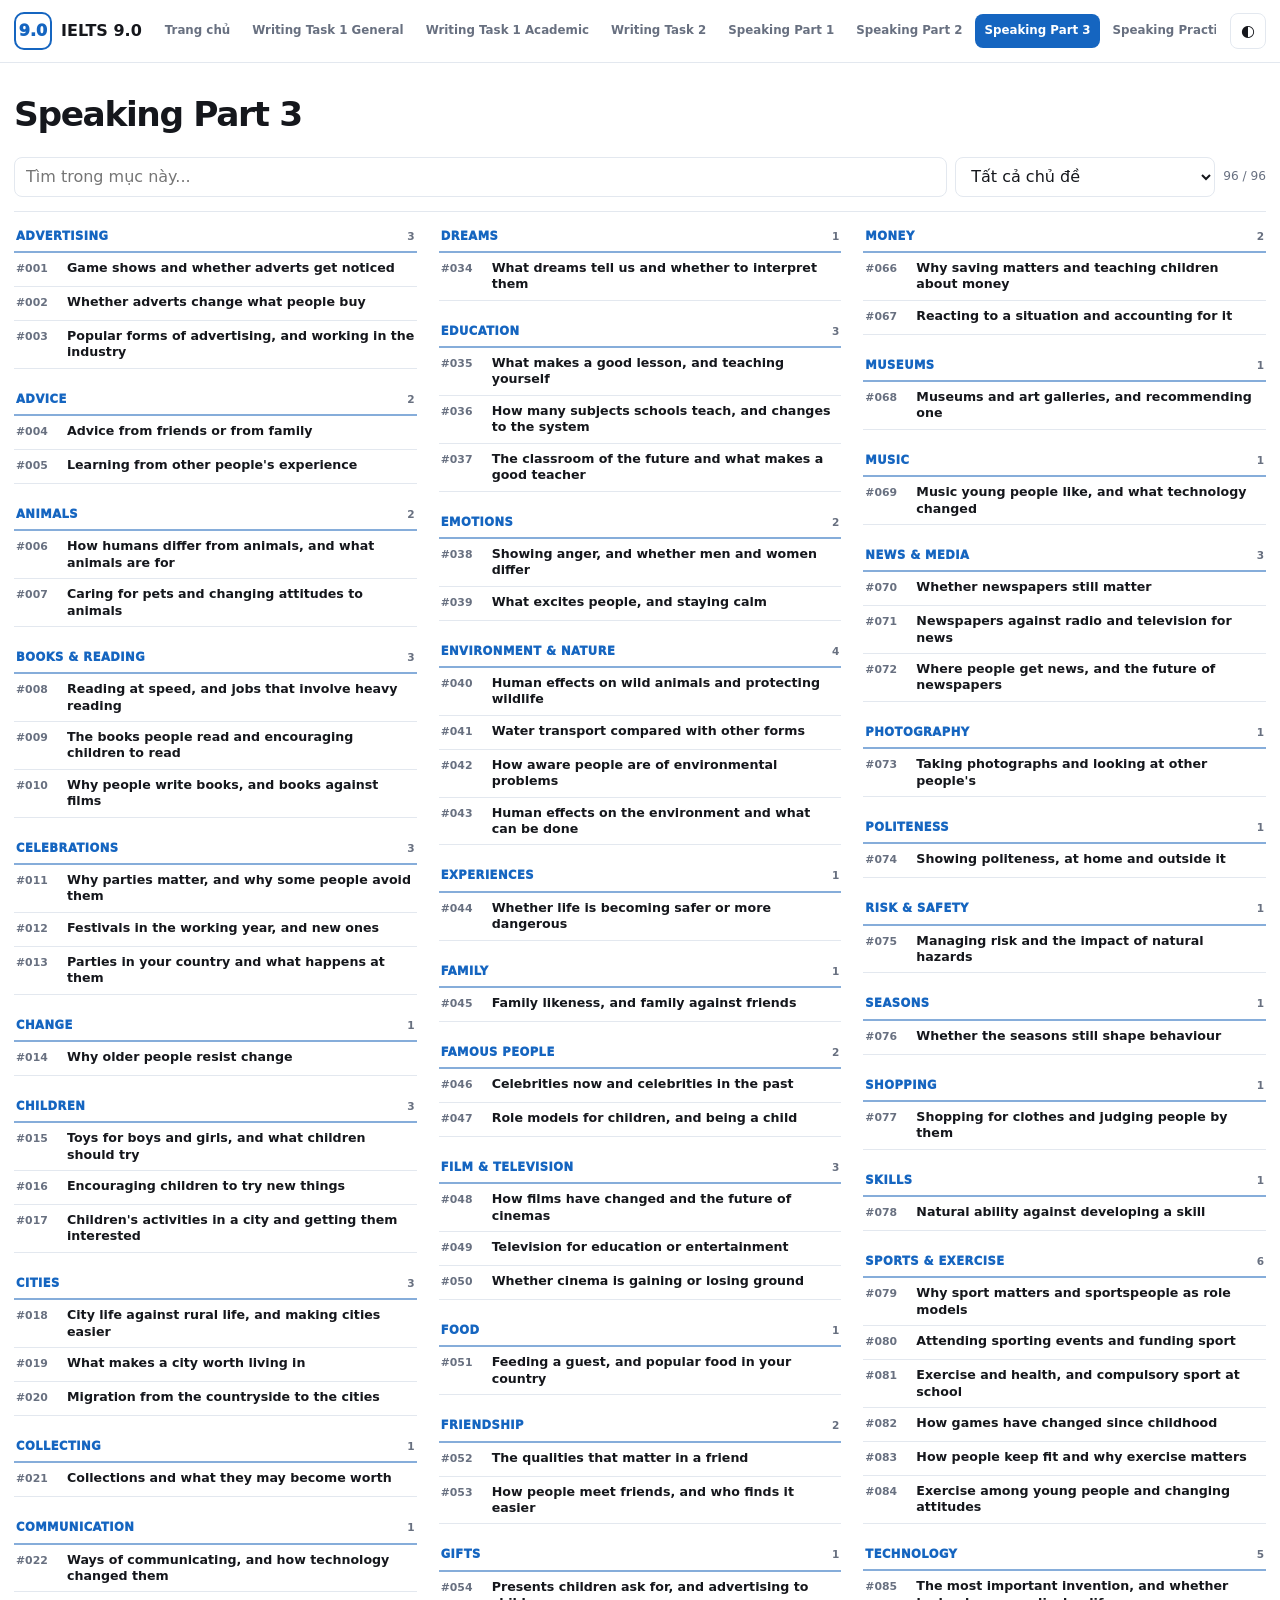
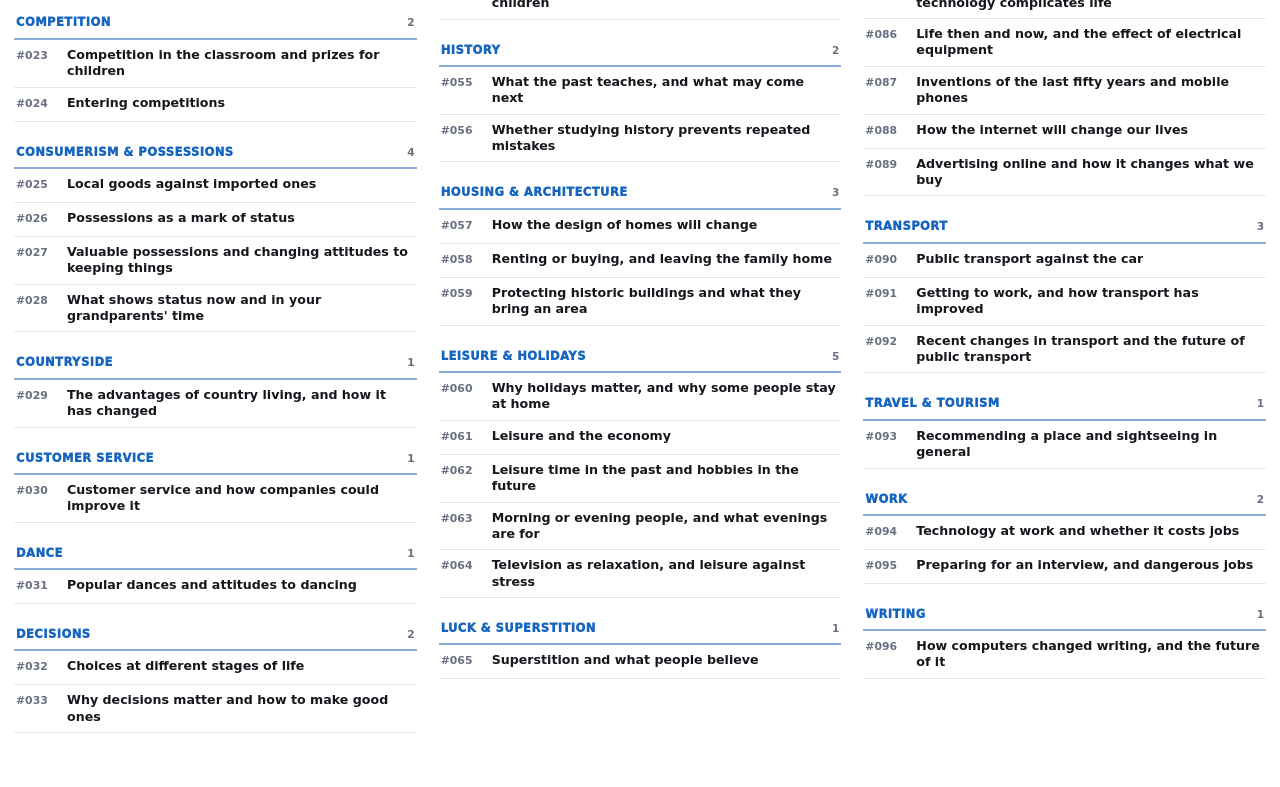
<file: speaking-part-3.html>
<!doctype html><html lang="vi"><head><meta charset="utf-8"><meta name="viewport" content="width=device-width,initial-scale=1"><meta name="robots" content="noindex,nofollow,noarchive,nosnippet"><meta http-equiv="refresh" content="0; url=index.html?v=84#speaking-part-3"><title>Redirect</title><script>location.replace("index.html?v=84#speaking-part-3")</script></head><body><a href="index.html?v=84#speaking-part-3">Mở IELTS 9.0</a></body></html>
</file>
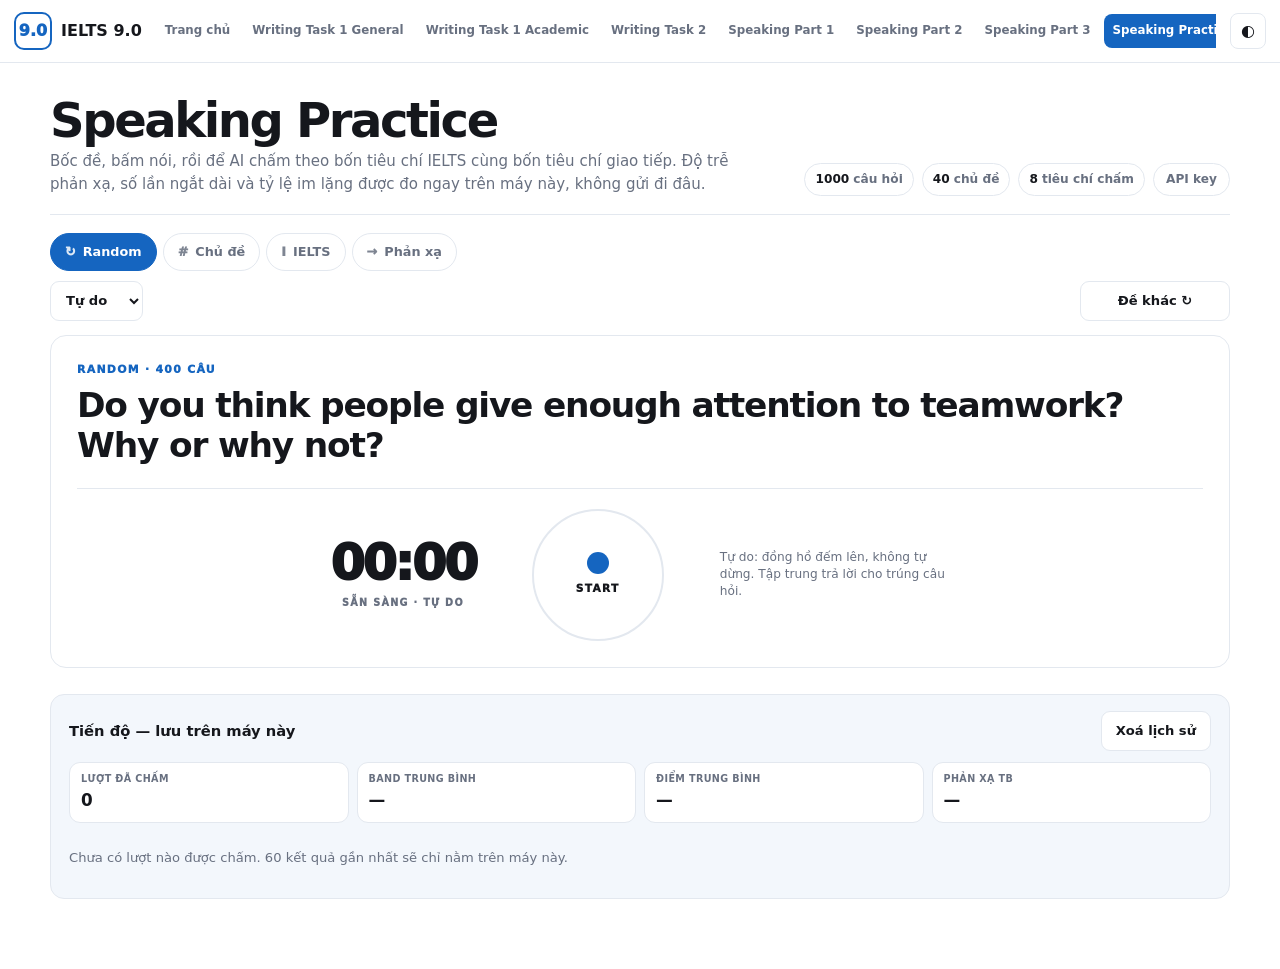
<file: speaking-practice.html>
<!doctype html><html lang="vi"><head><meta charset="utf-8"><meta name="viewport" content="width=device-width,initial-scale=1"><meta name="robots" content="noindex,nofollow,noarchive,nosnippet"><meta http-equiv="refresh" content="0; url=index.html?v=84#speaking-practice"><title>Redirect</title><script>location.replace("index.html?v=84#speaking-practice")</script></head><body><a href="index.html?v=84#speaking-practice">Mở IELTS 9.0</a></body></html>
</file>
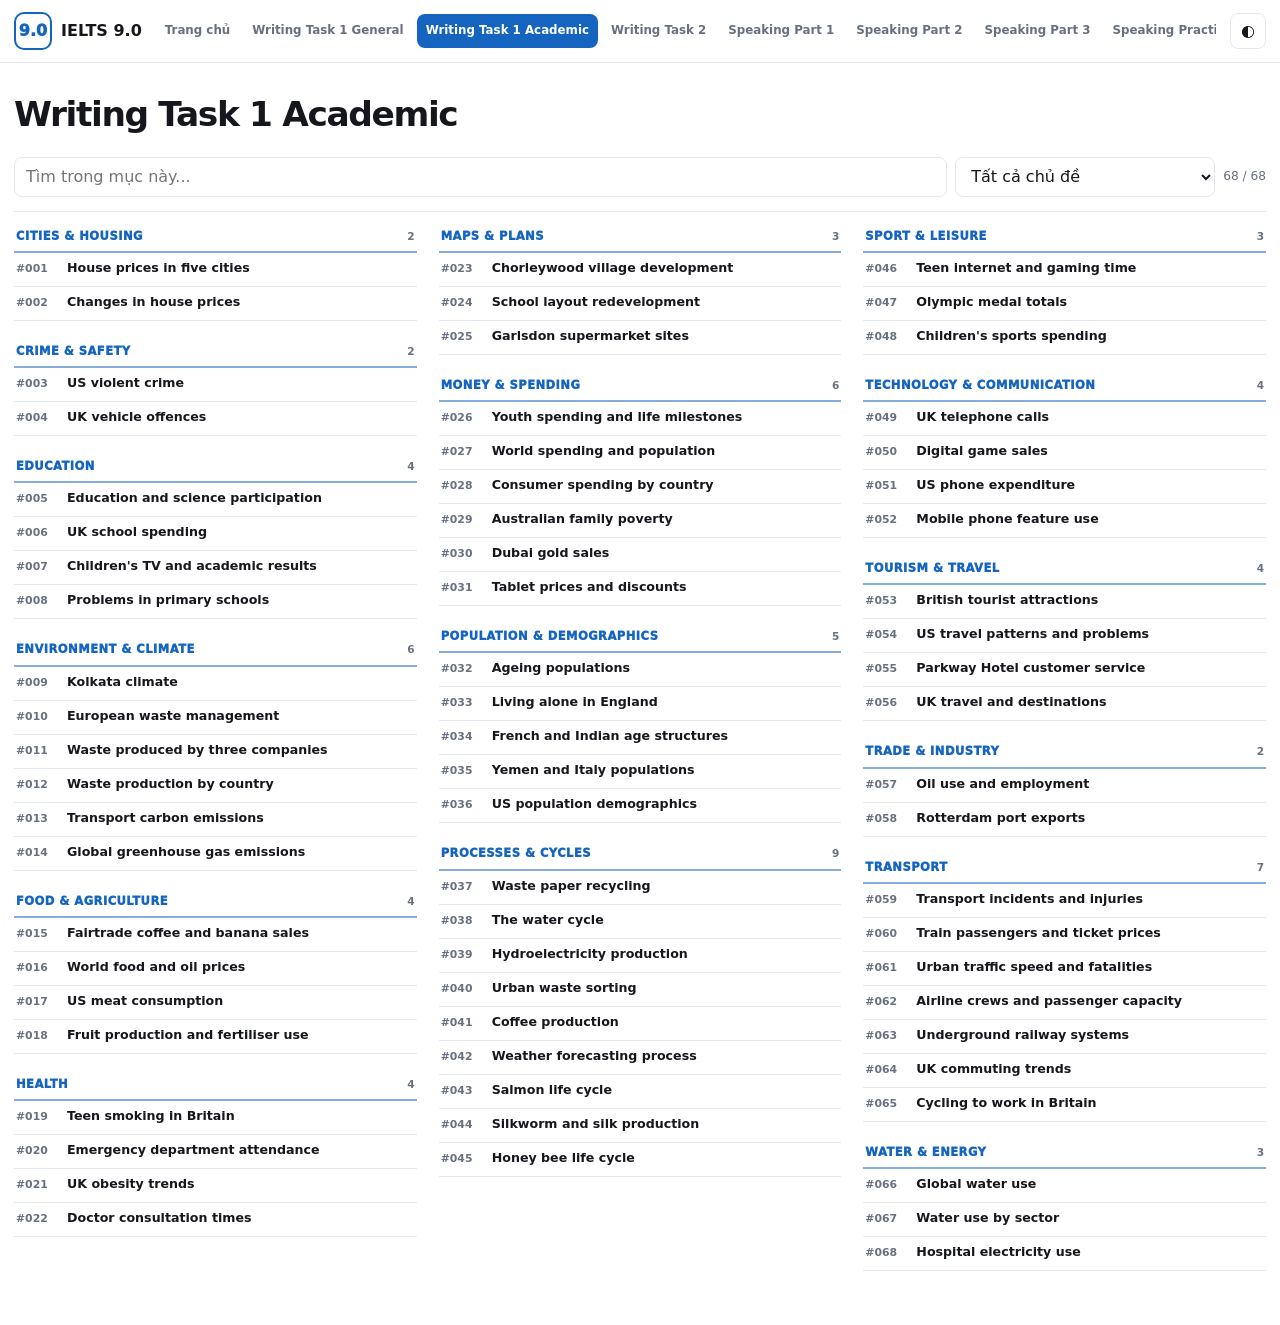
<file: writing-academic.html>
<!doctype html><html lang="vi"><head><meta charset="utf-8"><meta name="viewport" content="width=device-width,initial-scale=1"><meta name="robots" content="noindex,nofollow,noarchive,nosnippet"><meta http-equiv="refresh" content="0; url=index.html?v=84#writing-academic"><title>Redirect</title><script>location.replace("index.html?v=84#writing-academic")</script></head><body><a href="index.html?v=84#writing-academic">Mở IELTS 9.0</a></body></html>
</file>
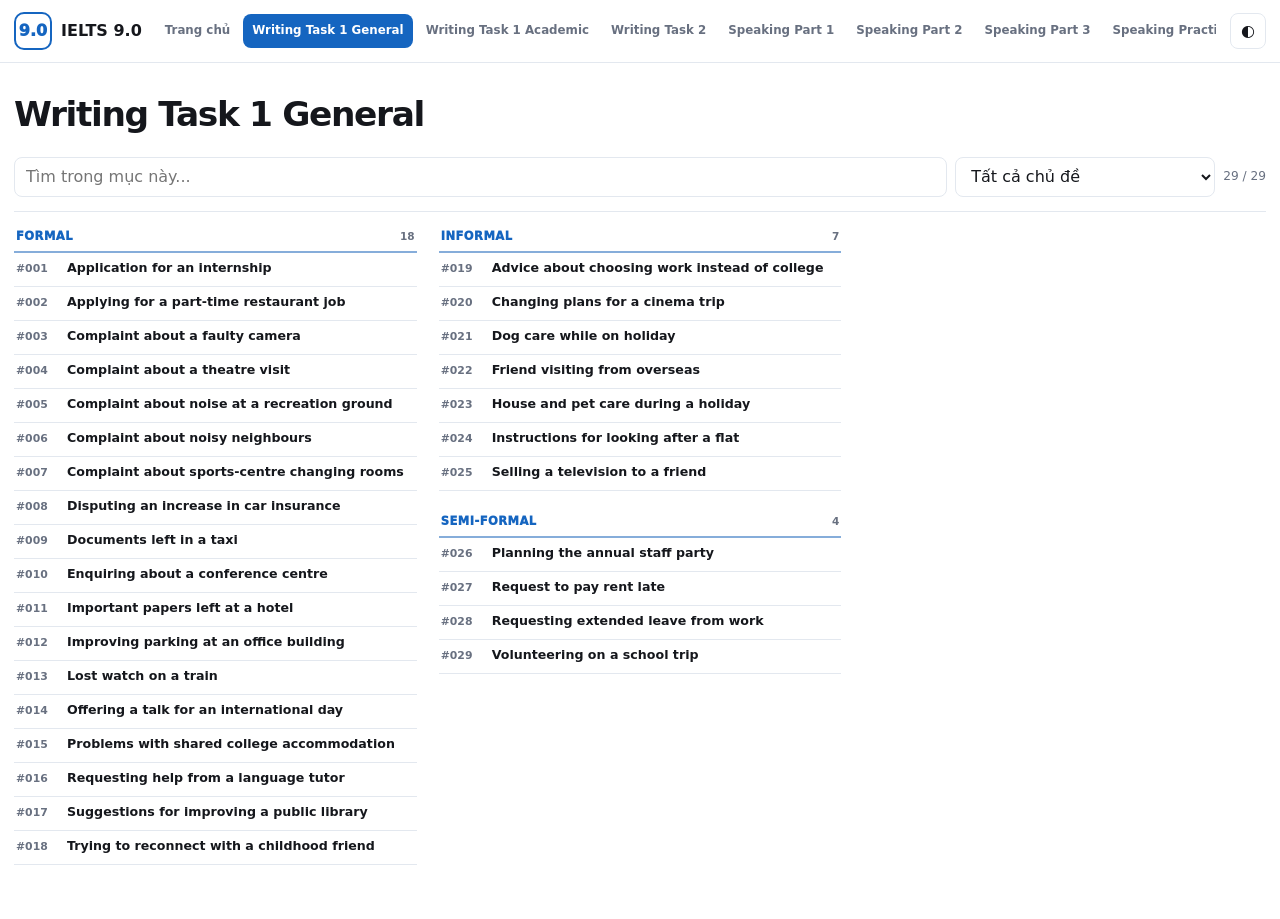
<file: writing-general.html>
<!doctype html><html lang="vi"><head><meta charset="utf-8"><meta name="viewport" content="width=device-width,initial-scale=1"><meta name="robots" content="noindex,nofollow,noarchive,nosnippet"><meta http-equiv="refresh" content="0; url=index.html?v=84#writing-general"><title>Redirect</title><script>location.replace("index.html?v=84#writing-general")</script></head><body><a href="index.html?v=84#writing-general">Mở IELTS 9.0</a></body></html>
</file>
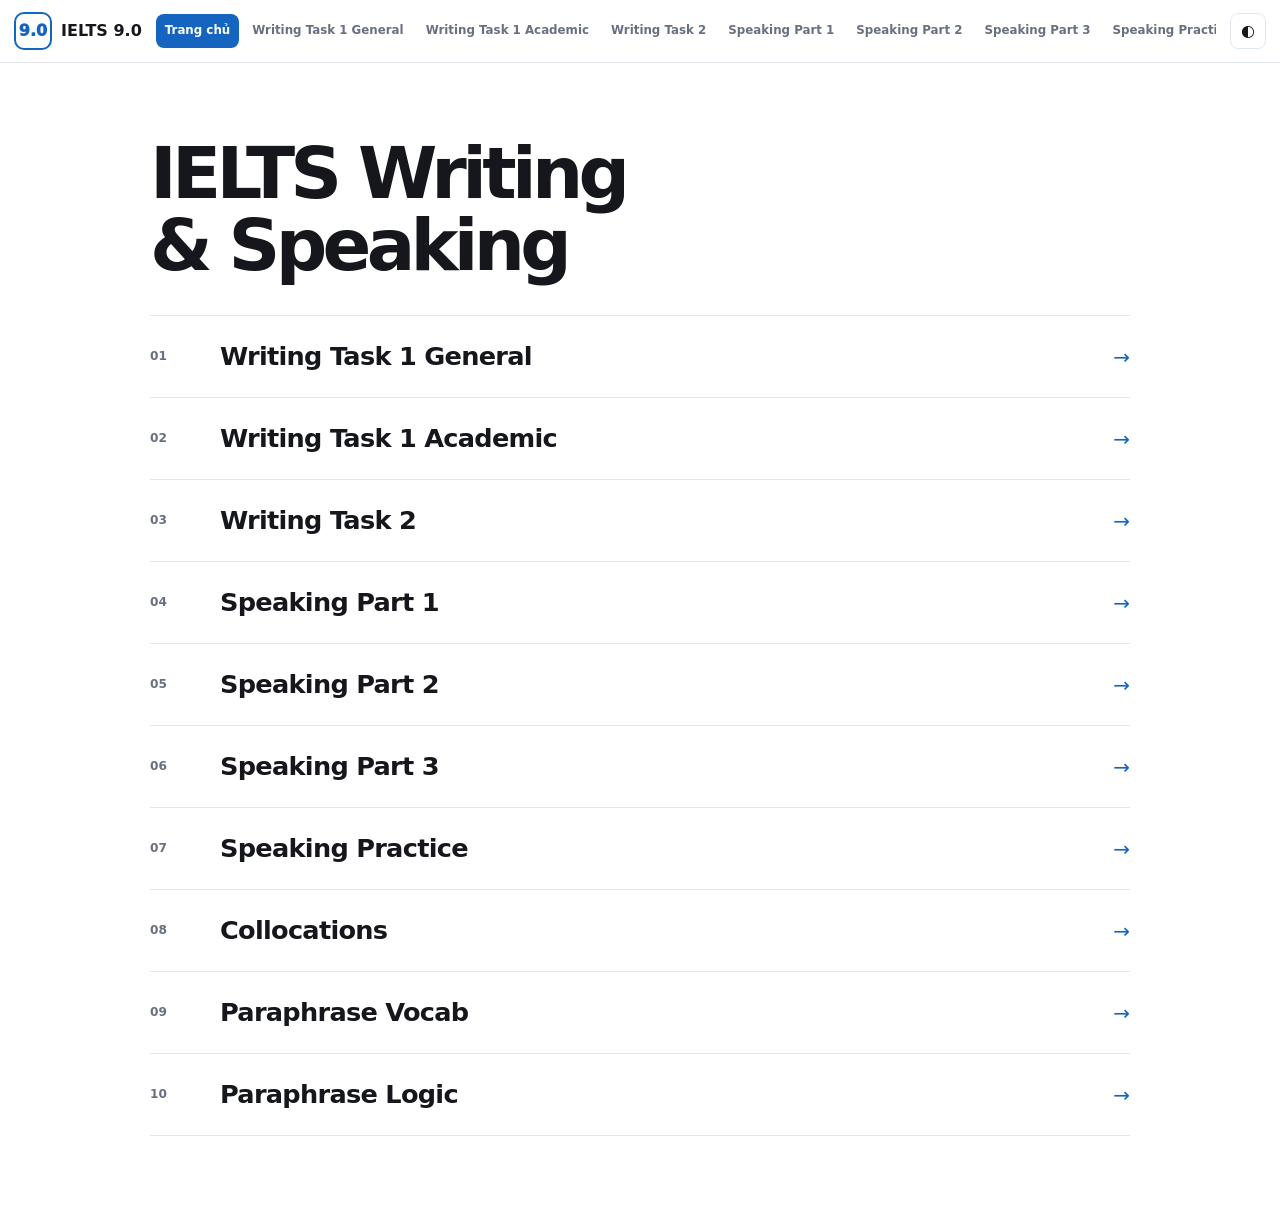
<file: writing-task-1.html>
<!doctype html><html lang="vi"><head><meta charset="utf-8"><meta name="viewport" content="width=device-width,initial-scale=1"><meta name="robots" content="noindex,nofollow,noarchive,nosnippet"><meta http-equiv="refresh" content="0; url=index.html?v=84#writing-task-1"><title>Redirect</title><script>location.replace("index.html?v=84#writing-task-1")</script></head><body><a href="index.html?v=84#writing-task-1">Mở IELTS 9.0</a></body></html>
</file>
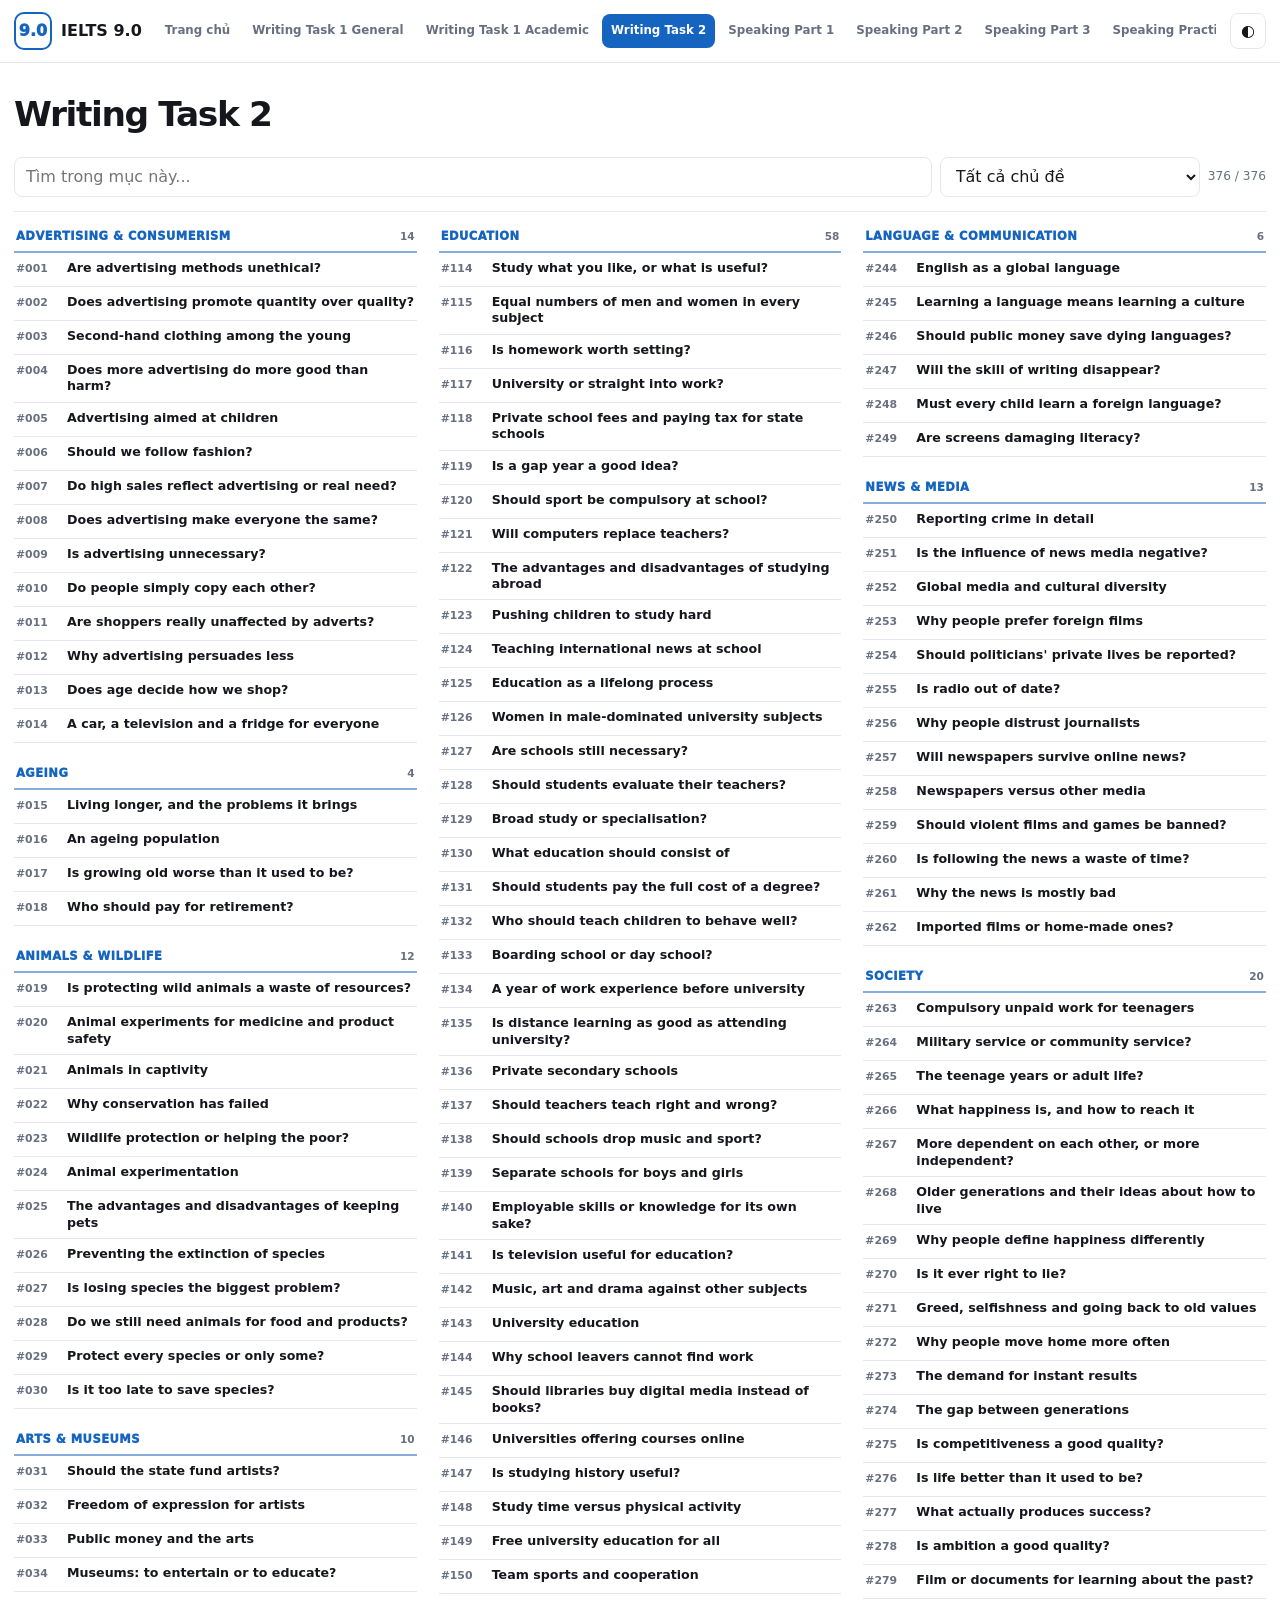
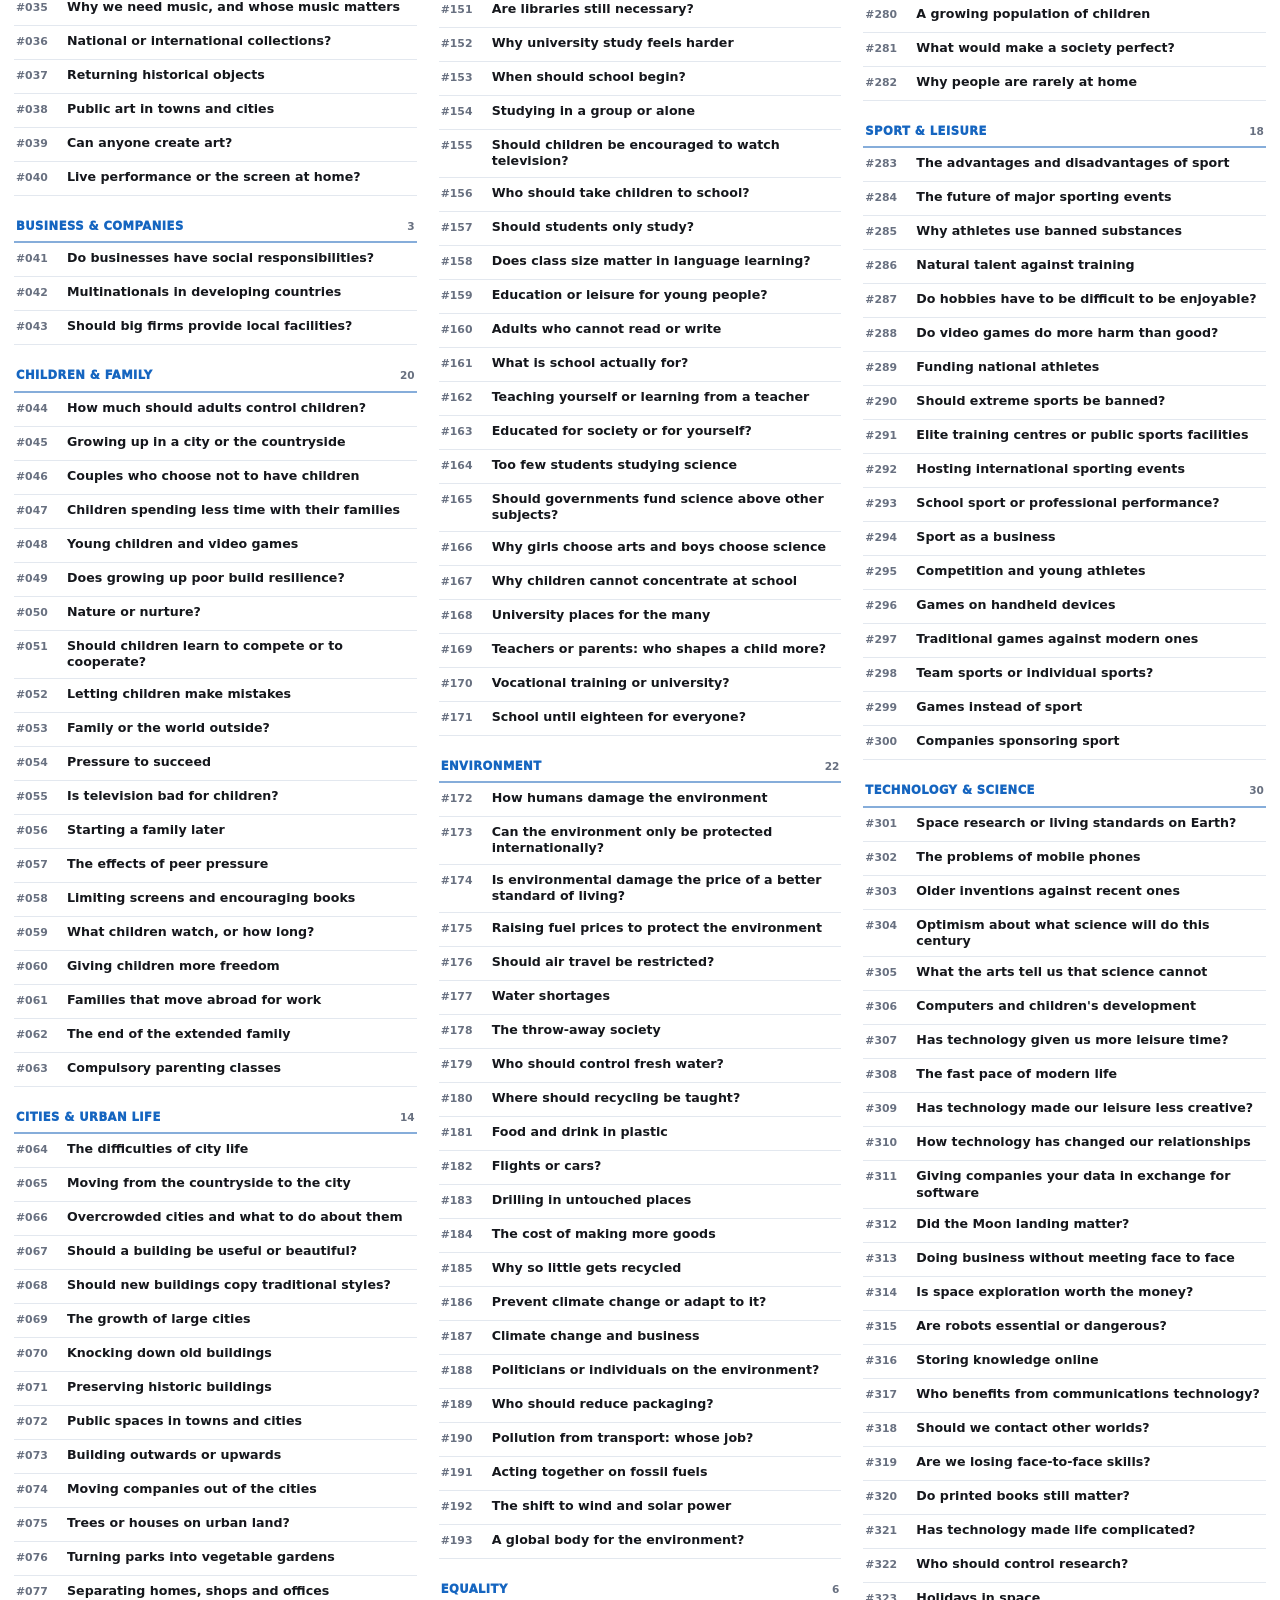
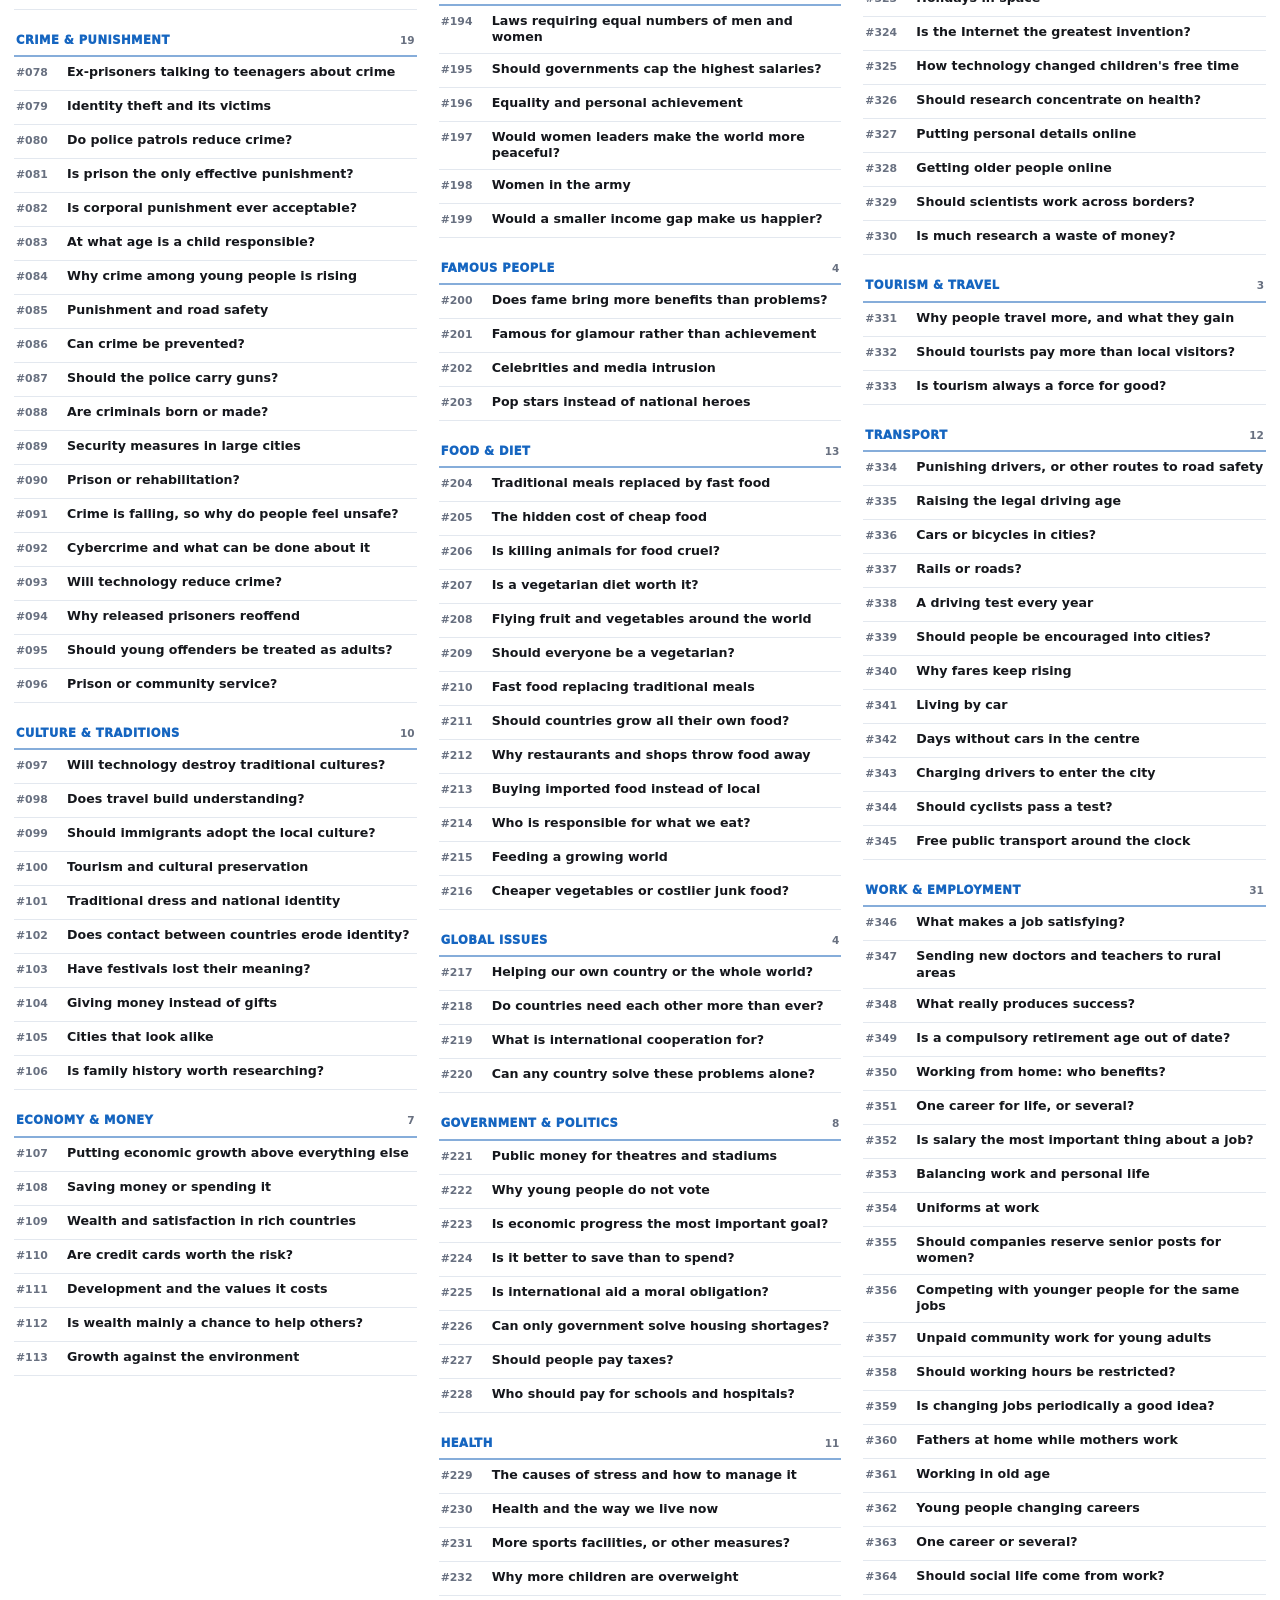
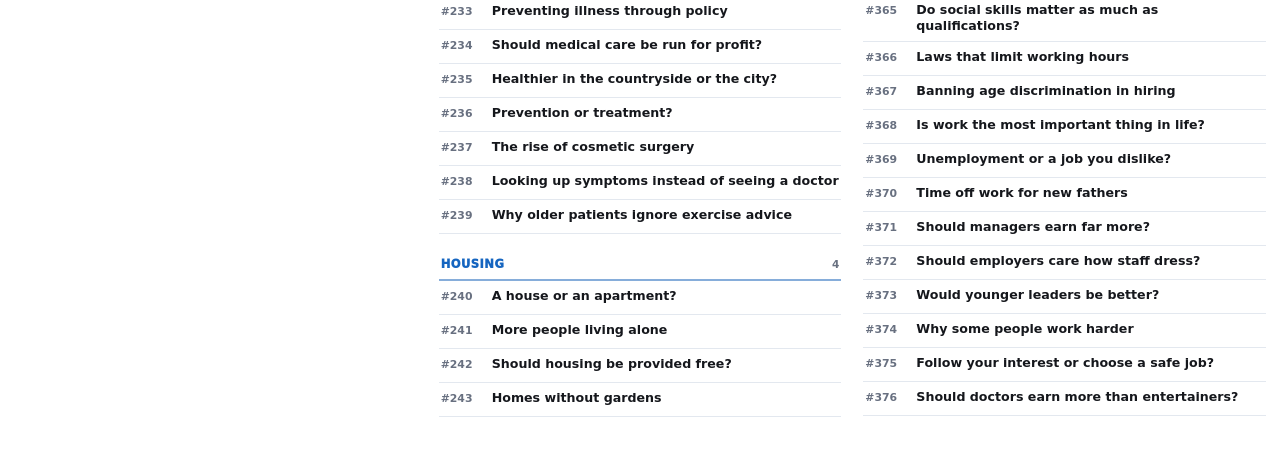
<file: writing-task-2.html>
<!doctype html><html lang="vi"><head><meta charset="utf-8"><meta name="viewport" content="width=device-width,initial-scale=1"><meta name="robots" content="noindex,nofollow,noarchive,nosnippet"><meta http-equiv="refresh" content="0; url=index.html?v=84#writing-task-2"><title>Redirect</title><script>location.replace("index.html?v=84#writing-task-2")</script></head><body><a href="index.html?v=84#writing-task-2">Mở IELTS 9.0</a></body></html>
</file>
